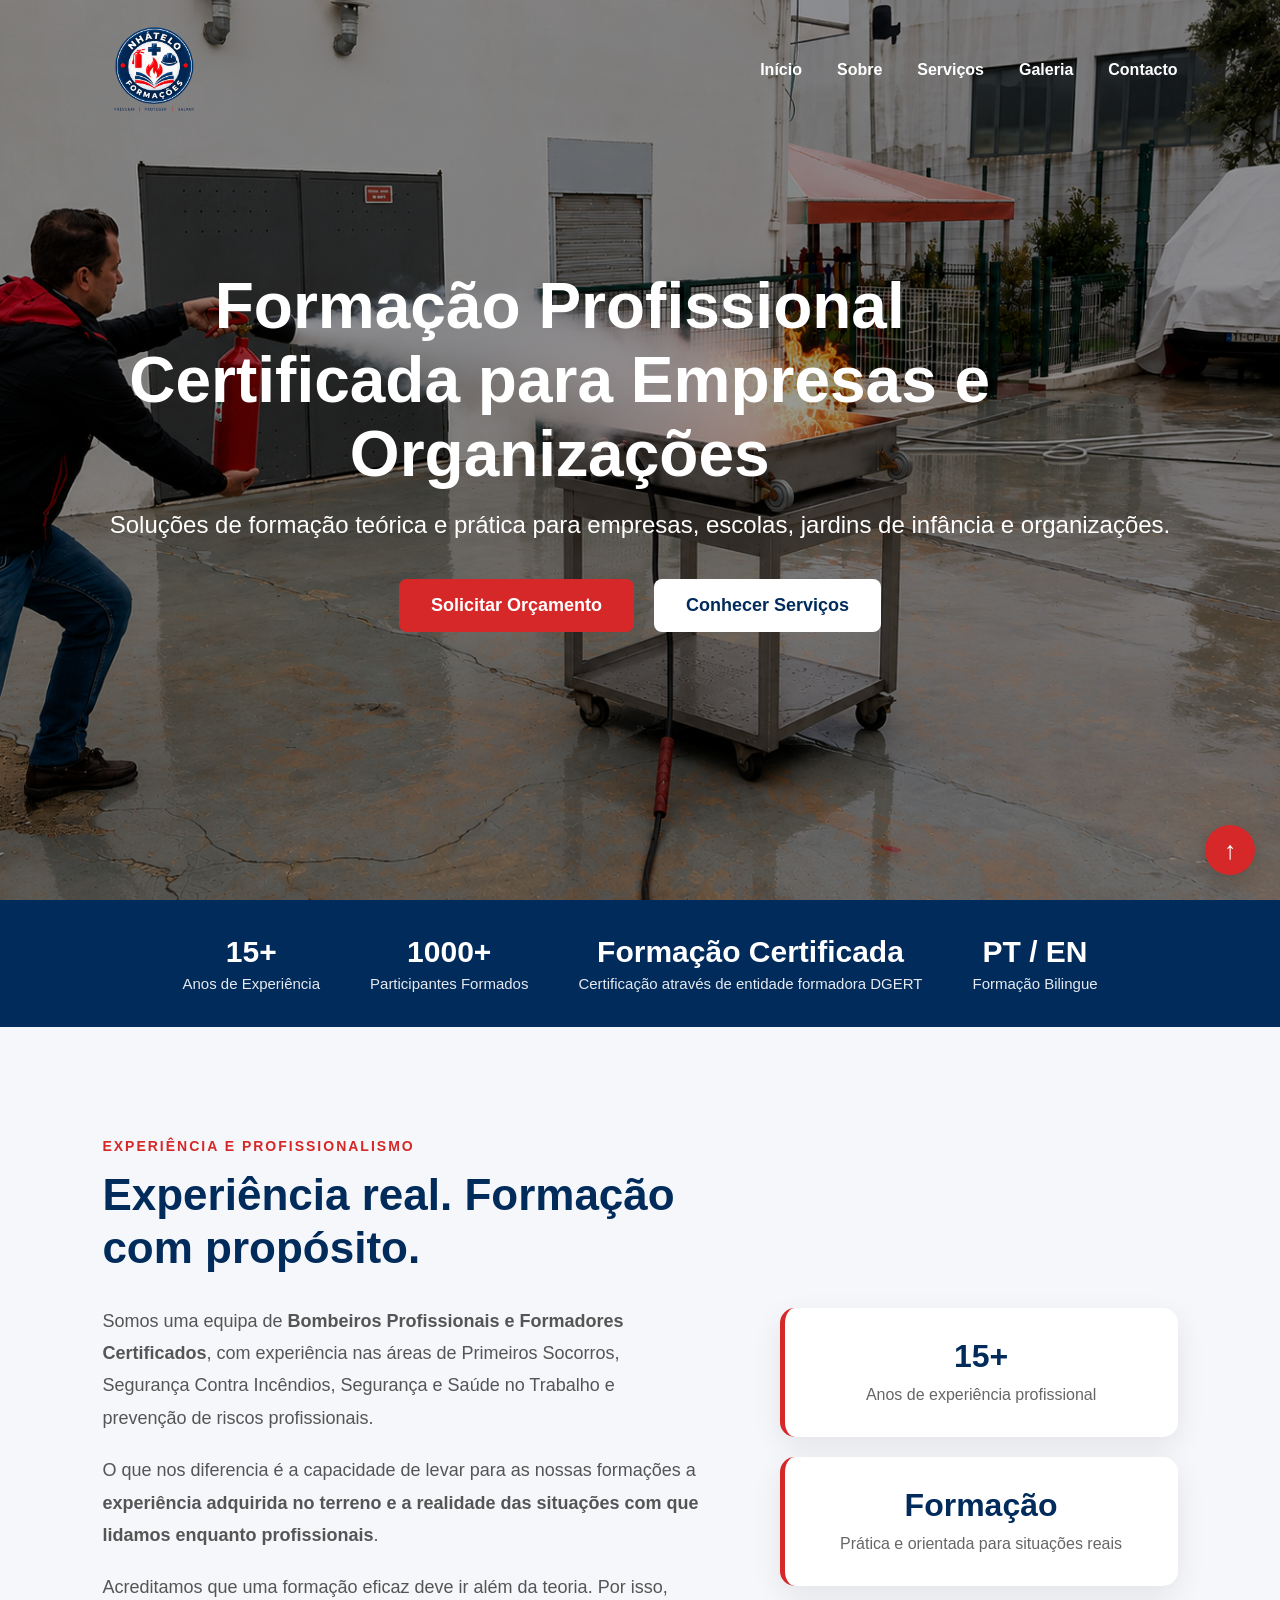
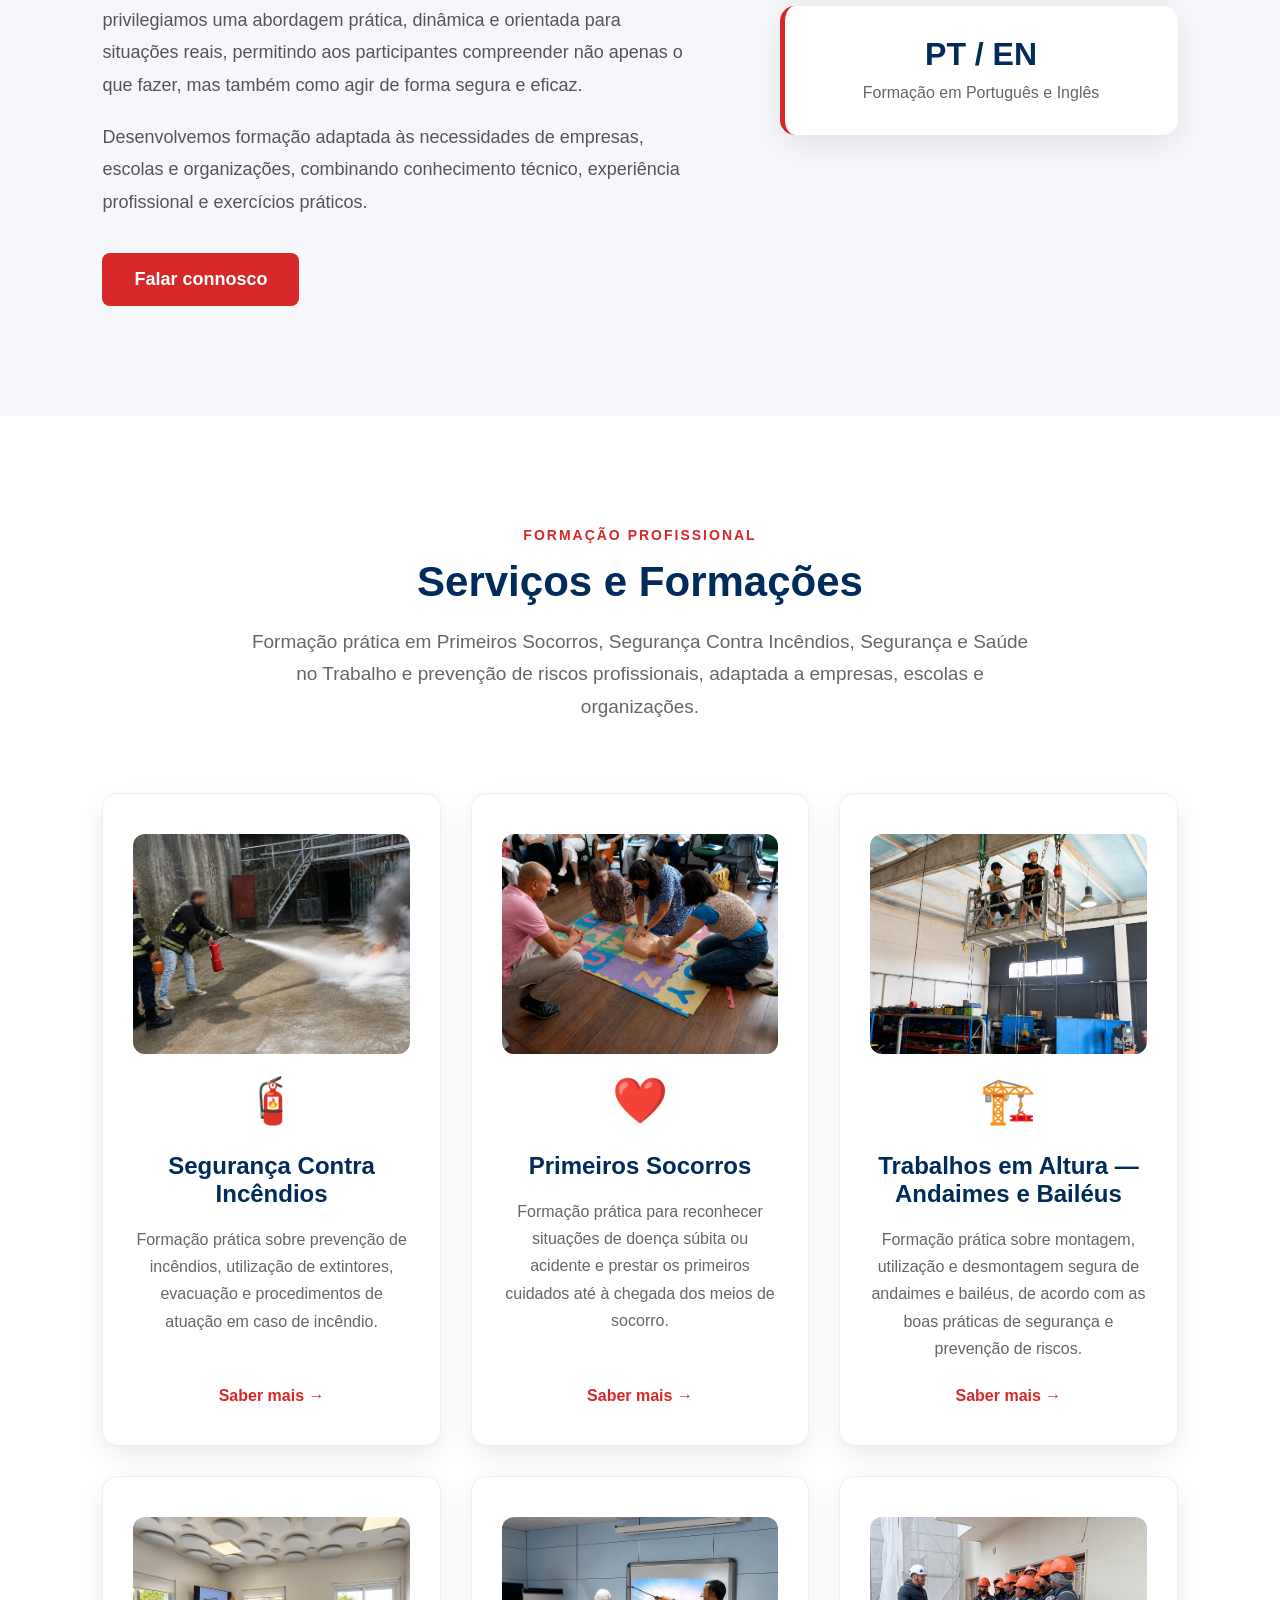
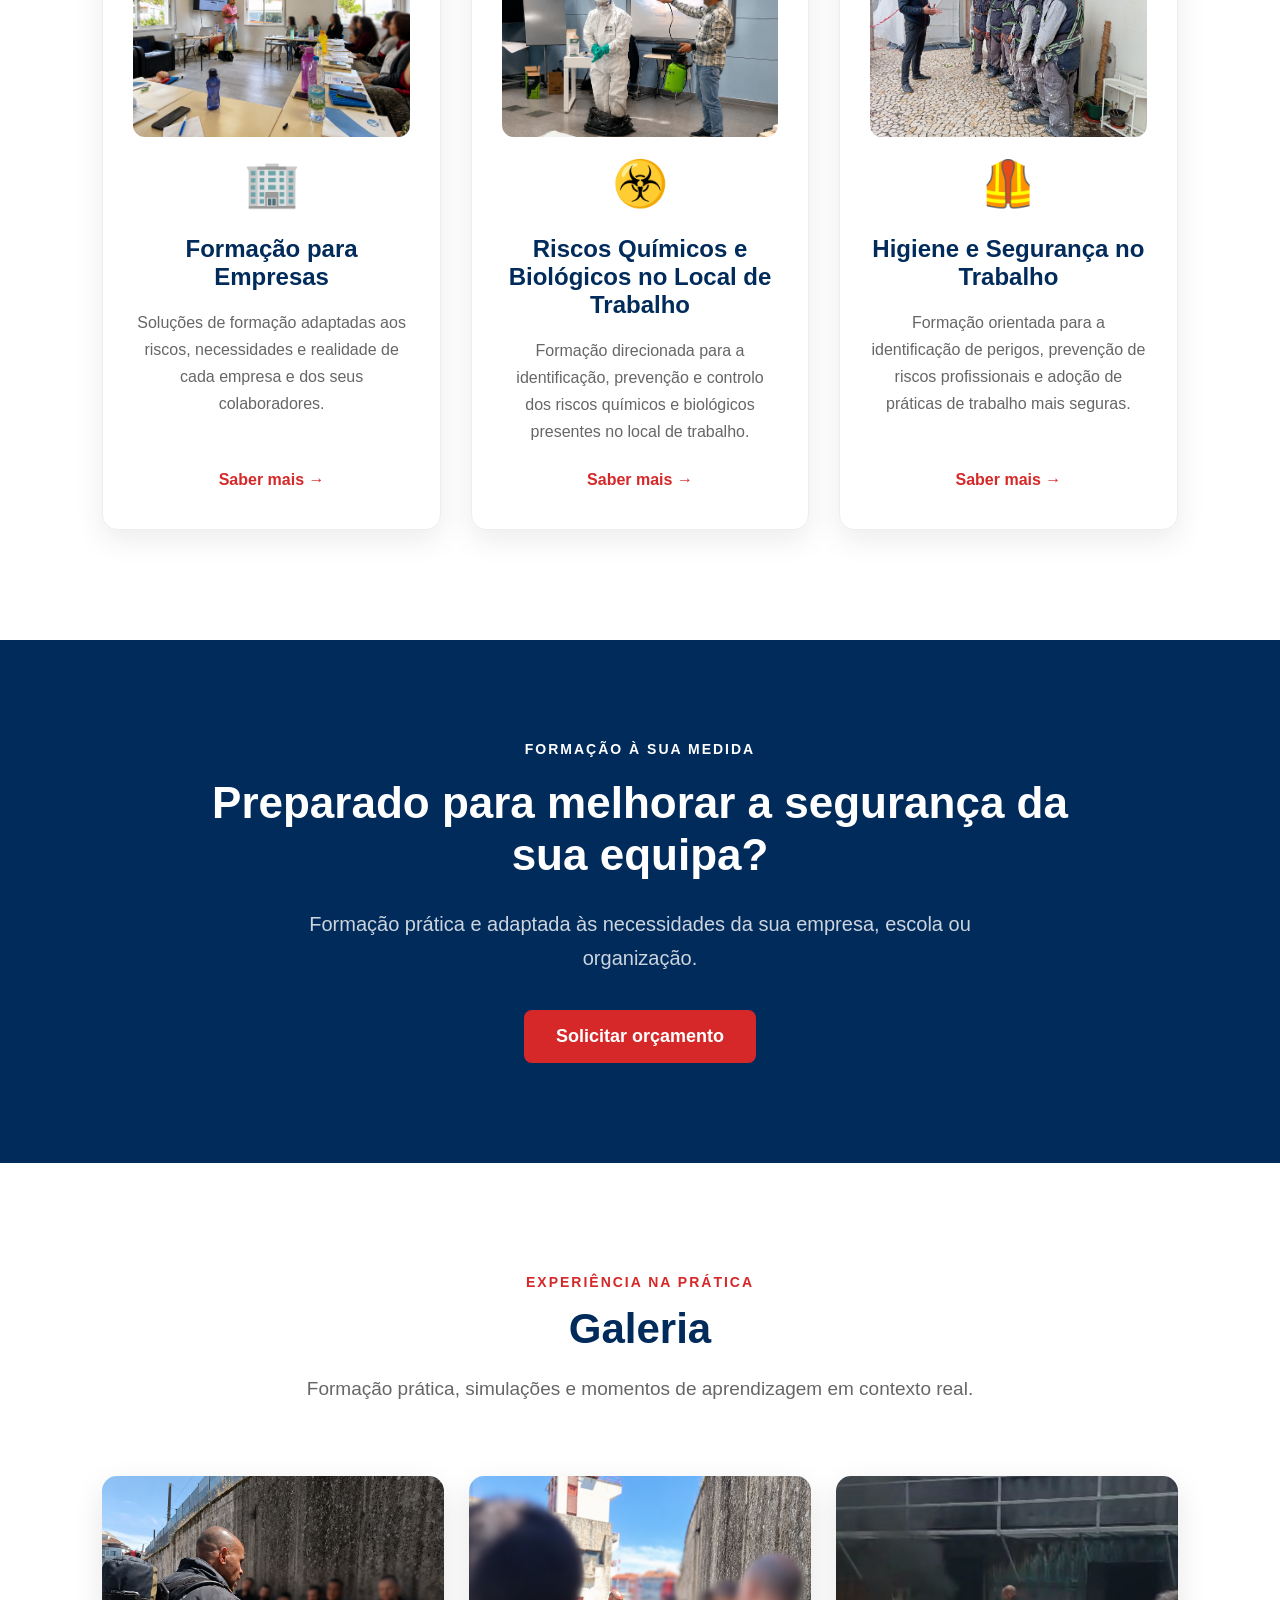
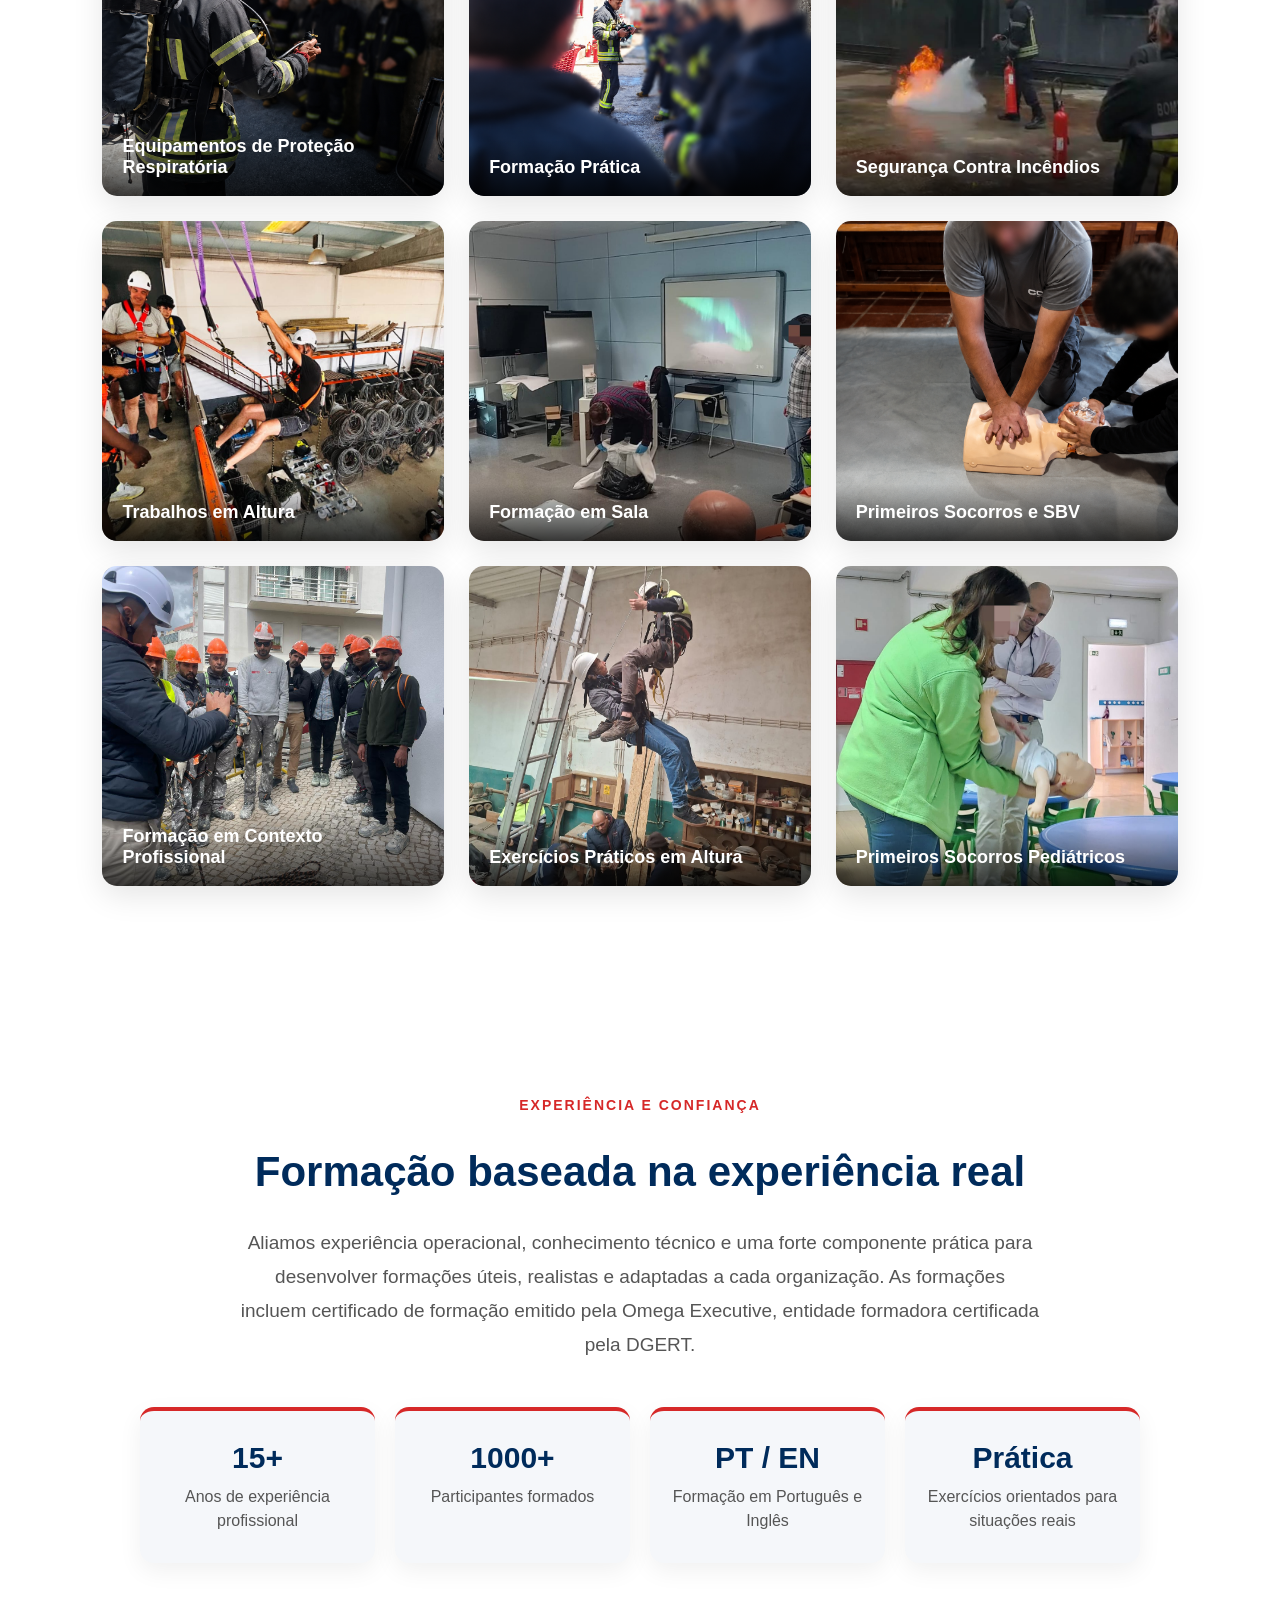
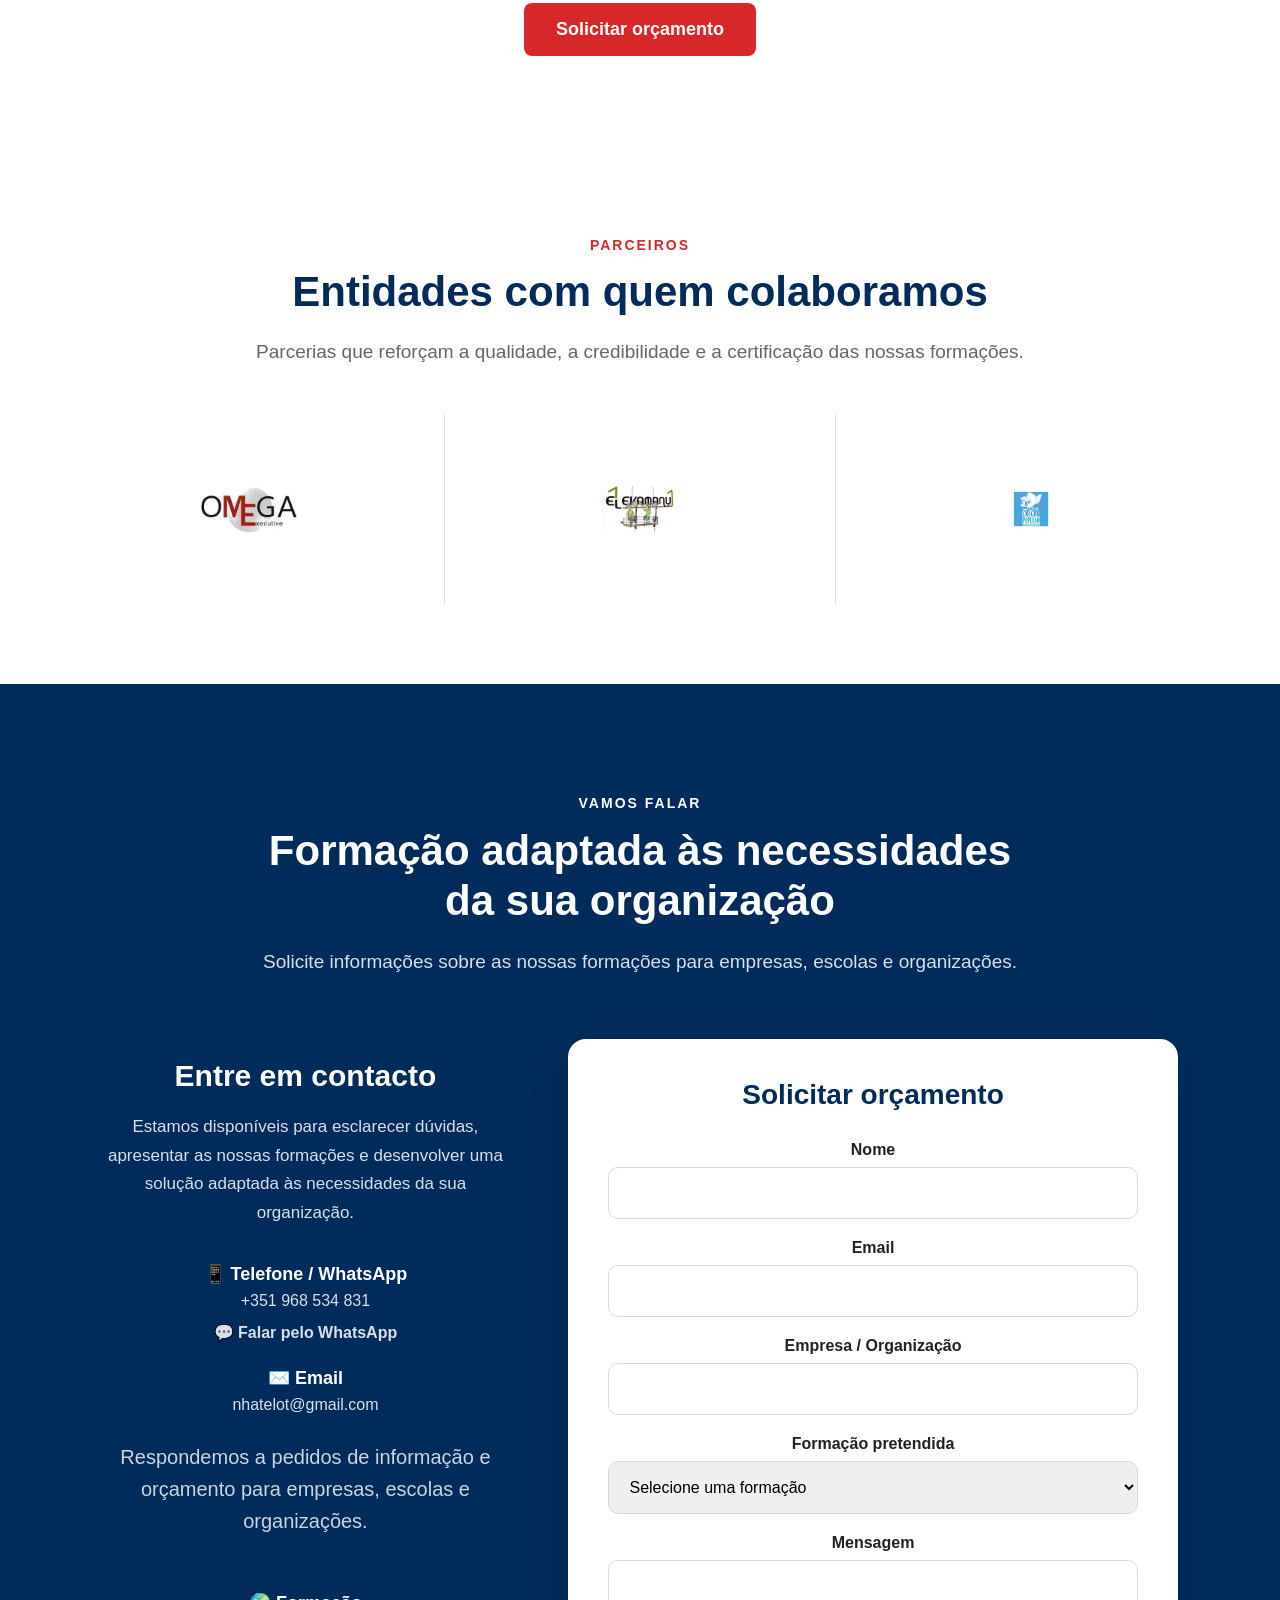
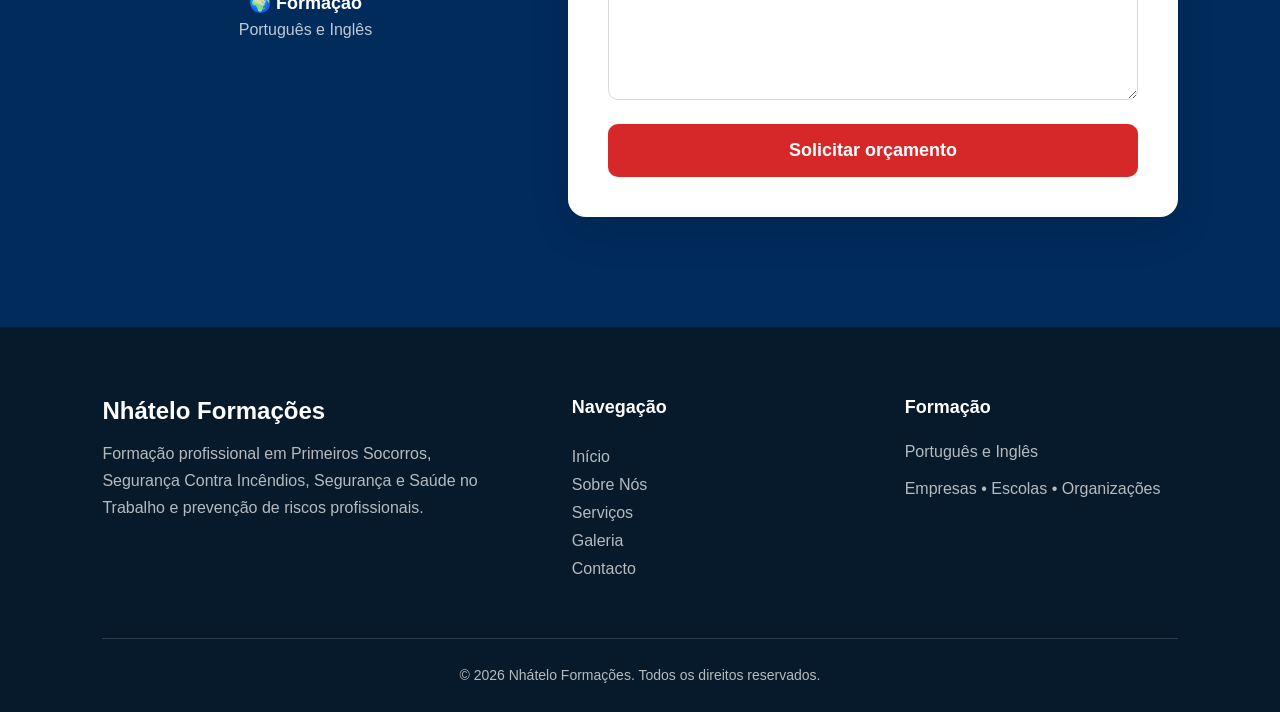
<file: index.html>
<!DOCTYPE html>
<html lang="pt-PT">



<head>

    <meta charset="UTF-8">

    <meta name="viewport" content="width=device-width, initial-scale=1.0">

    <title>Formação Profissional Certificada | Tomás Nhátelo</title>

    <meta
    name="description"
    content="Formação teórica e prática em segurança contra incêndios, primeiros socorros, SBV e segurança no trabalho para empresas, escolas e organizações em Portugal."
>
    

    <meta
        name="keywords"
        content="segurança contra incêndios, primeiros socorros, suporte básico de vida, formação, formação profissional, fire safety, first aid, Portugal"
    >

    <meta
        name="author"
        content="Tomás Nhátelo"
    >

    <meta
        name="robots"
        content="index, follow"
    >

    <link
        rel="stylesheet"
        href="css/style.css"
    >

</head>



<body>


<!-- MENU -->

<nav>

   <a href="#inicio" class="logo">
    <img src="images/logo-nhatelo.png" alt="Nhátelo Formações">
</a>

    <button class="menu-toggle" id="menu-toggle" aria-label="Abrir menu">
        ☰
    </button>

    <ul id="nav-menu">

        <li><a href="#inicio">Início</a></li>

        <li><a href="#sobre">Sobre</a></li>

        <li><a href="#servicos">Serviços</a></li>

        <li><a href="#galeria">Galeria</a></li>

        <li><a href="#contacto">Contacto</a></li>

    </ul>

</nav>




<!-- HERO -->


<header id="inicio" class="hero">


<div class="overlay">


<h1>
Formação Profissional Certificada para Empresas e Organizações
</h1>


<p>
Soluções de formação teórica e prática para empresas,
escolas, jardins de infância e organizações.
</p>


<div class="buttons">

<a href="#contacto" class="btn">
Solicitar Orçamento
</a>


<a href="#servicos" class="btn btn-secondary">
Conhecer Serviços
</a>


</div>


</div>


</header>


<section class="trust-bar">

    <div>

        <strong>
            15+
        </strong>

        <span>
            Anos de Experiência
        </span>

    </div>

    <div>

        <strong>
            1000+
        </strong>

        <span>
      Participantes Formados      
        </span>

    </div>

   <div>

    <strong>
        Formação Certificada
    </strong>

    <span>
        Certificação através de entidade formadora DGERT
    </span>

</div>

    <div>

        <strong>
            PT / EN
        </strong>

        <span>
            Formação Bilingue
        </span>

    </div>

</section>


<!-- =========================================
     SOBRE NÓS
========================================= -->

<section id="sobre" class="about">

    <div class="about-content">

        <div class="about-text">

            <span class="section-label">
                EXPERIÊNCIA E PROFISSIONALISMO
            </span>

            <h2>
                Experiência real.
                Formação com propósito.
            </h2>

            <p>
                Somos uma equipa de <strong>Bombeiros Profissionais e
                Formadores Certificados</strong>, com experiência nas áreas
                de Primeiros Socorros, Segurança Contra Incêndios,
                Segurança e Saúde no Trabalho e prevenção de riscos profissionais.
            </p>

            <p>
                O que nos diferencia é a capacidade de levar para as nossas
                formações a <strong>experiência adquirida no terreno e a realidade
                das situações com que lidamos enquanto profissionais</strong>.
            </p>

            <p>
                Acreditamos que uma formação eficaz deve ir além da teoria.
                Por isso, privilegiamos uma abordagem prática, dinâmica e
                orientada para situações reais, permitindo aos participantes
                compreender não apenas o que fazer, mas também como agir
                de forma segura e eficaz.
            </p>

            <p>
                Desenvolvemos formação adaptada às necessidades de empresas,
                escolas e organizações, combinando conhecimento técnico,
                experiência profissional e exercícios práticos.
            </p>

            <a href="#contacto" class="btn">
                Falar connosco
            </a>

        </div>


        <div class="about-highlights">

            <div class="highlight">

                <strong>
                    15+
                </strong>

                <span>
                    Anos de experiência profissional
                </span>

            </div>


            <div class="highlight">

                <strong>
                    Formação
                </strong>

                <span>
                    Prática e orientada para situações reais
                </span>

            </div>


            <div class="highlight">

                <strong>
                    PT / EN
                </strong>

                <span>
                    Formação em Português e Inglês
                </span>

            </div>

        </div>

    </div>

</section>



<!-- SERVIÇOS -->

<!-- =========================================
     SERVIÇOS / FORMAÇÕES
========================================= -->

<section id="servicos" class="services">

    <div class="section-header">

        <span class="section-label">
            FORMAÇÃO PROFISSIONAL
        </span>

        <h2>
            Serviços e Formações
        </h2>

        <p>
            Formação prática em Primeiros Socorros, Segurança Contra Incêndios,
            Segurança e Saúde no Trabalho e prevenção de riscos profissionais,
            adaptada a empresas, escolas e organizações.
        </p>

    </div>


    <div class="service-grid">


        <!-- SERVIÇO 1 -->

        <div class="service-card">

            <img
                src="images/seguranca-incendios.png"
                alt="Formação prática de Segurança Contra Incêndios"
                class="service-image"
            >

            <div class="service-icon">
                🧯
            </div>

            <h3>
                Segurança Contra Incêndios
            </h3>

            <p>
                Formação prática sobre prevenção de incêndios,
                utilização de extintores, evacuação e procedimentos
                de atuação em caso de incêndio.
            </p>

            <a href="seguranca-contra-incendios.html">
                Saber mais →
            </a>

        </div>


        <!-- SERVIÇO 2 -->

        <div class="service-card">

            <img
                src="images/primeiros-socorros.png"
                alt="Formação prática de Primeiros Socorros e Suporte Básico de Vida"
                class="service-image"
            >

            <div class="service-icon">
                ❤️
            </div>

            <h3>
                Primeiros Socorros
            </h3>

            <p>
                Formação prática para reconhecer situações de doença
                súbita ou acidente e prestar os primeiros cuidados
                até à chegada dos meios de socorro.
            </p>

            <a href="primeiros-socorros.html">
                Saber mais →
            </a>

        </div>


        <!-- SERVIÇO 3 -->

        <div class="service-card">

            <img
                src="images/andaimes-baileus.png"
                alt="Formação prática de Montagem e Desmontagem de Andaimes e Bailéus em Segurança"
                class="service-image"
            >

            <div class="service-icon">
                🏗️
            </div>

            
                <h3>
    Trabalhos em Altura — Andaimes e Bailéus
</h3>
            

            <p>
                Formação prática sobre montagem, utilização e desmontagem
                segura de andaimes e bailéus, de acordo com as boas
                práticas de segurança e prevenção de riscos.
            </p>

            <a href="andaimes-baileus.html">
                Saber mais →
            </a>

        </div>


        <!-- SERVIÇO 4 -->

        <div class="service-card">

            <img
                src="images/formacao-empresas.png"
                alt="Formação profissional para empresas"
                class="service-image"
            >

            <div class="service-icon">
                🏢
            </div>

            <h3>
                Formação para Empresas
            </h3>

            <p>
                Soluções de formação adaptadas aos riscos,
                necessidades e realidade de cada empresa
                e dos seus colaboradores.
            </p>

            <a href="formacao-empresas.html">
                Saber mais →
            </a>

        </div>


        <!-- SERVIÇO 5 -->

        <div class="service-card">

            <img
                src="images/riscos-quimicos-biologicos.png"
                alt="Formação sobre riscos químicos e biológicos no local de trabalho"
                class="service-image"
            >

            <div class="service-icon">
                ☣️
            </div>

            <h3>
                Riscos Químicos e Biológicos no Local de Trabalho
            </h3>

            <p>
                Formação direcionada para a identificação,
                prevenção e controlo dos riscos químicos e
                biológicos presentes no local de trabalho.
            </p>

            <a href="riscos-quimicos-biologicos.html">
                Saber mais →
            </a>

        </div>


        <!-- SERVIÇO 6 -->

        <div class="service-card">

            <img
                src="images/hst.jpeg"
                alt="Formação prática em Higiene e Segurança no Trabalho"
                class="service-image"
            >

            <div class="service-icon">
                🦺
            </div>

            <h3>
                Higiene e Segurança no Trabalho
            </h3>

            <p>
                Formação orientada para a identificação de perigos,
                prevenção de riscos profissionais e adoção de
                práticas de trabalho mais seguras.
            </p>

            <a href="higiene-seguranca-trabalho.html">
                Saber mais →
            </a>

        </div>


    </div>

</section>


<!-- =========================================
     CTA - PEDIDO DE ORÇAMENTO
========================================= -->

<section class="cta">

    <div class="cta-content">

        <span class="section-label">
            FORMAÇÃO À SUA MEDIDA
        </span>

        <h2>
            Preparado para melhorar a segurança
            da sua equipa?
        </h2>

        <p>
            Formação prática e adaptada às necessidades
            da sua empresa, escola ou organização.
        </p>

        <a href="#contacto" class="btn">
            Solicitar orçamento
        </a>

    </div>

</section>


<!-- =========================================
     GALERIA
========================================= -->

<section id="galeria" class="gallery">


    <div class="section-header">

        <span class="section-label">
            EXPERIÊNCIA NA PRÁTICA
        </span>

        <h2>
            Galeria
        </h2>

        <p>
            Formação prática, simulações e momentos de aprendizagem
            em contexto real.
        </p>

    </div>


    <div class="gallery-grid">

      


        <div class="gallery-item">

            <img
                src="images/formacao2.jpeg"
                alt="Formação prática de primeiros socorros"
            >

<div class="gallery-caption">
    Equipamentos de Proteção Respiratória
</div>
        </div>


       
<div class="gallery-item">
    <img src="images/formação4.png" alt="Formação prática em contexto profissional">
    <div class="gallery-caption">Formação Prática</div>
</div>

<div class="gallery-item">
    <img src="images/formacao-incendios.jpg" alt="Formação prática de segurança contra incêndios com utilização de extintores">
    <div class="gallery-caption">Segurança Contra Incêndios</div>
</div>

<div class="gallery-item">
    <img src="images/altura.jpg" alt="Formação prática em trabalhos em altura">
    <div class="gallery-caption">Trabalhos em Altura</div>
</div>

<div class="gallery-item">
    <img src="images/formação7.jpg" alt="Formação teórica e prática em sala">
    <div class="gallery-caption">Formação em Sala</div>
</div>

<div class="gallery-item">
    <img src="images/primeiros-socorros-sbv.jpg" alt="Formação prática de Primeiros Socorros e Suporte Básico de Vida">
    <div class="gallery-caption">Primeiros Socorros e SBV</div>
</div>

<div class="gallery-item">
    <img src="images/formação9.jpg" alt="Formação prática com equipa em contexto profissional">
    <div class="gallery-caption">Formação em Contexto Profissional</div>
</div>

<div class="gallery-item">
    <img src="images/formação10.jpg" alt="Exercícios práticos de trabalhos em altura">
    <div class="gallery-caption">Exercícios Práticos em Altura</div>
</div>

<div class="gallery-item">
    <img src="images/formação11.jpg" alt="Formação prática de primeiros socorros pediátricos">
    <div class="gallery-caption">Primeiros Socorros Pediátricos</div>
</div>
    </div>

</section>




<!-- =========================================
     PORQUÊ ESCOLHER-NOS
========================================= -->

<section class="trust">

    <div class="trust-content">

        <div class="trust-text">

            <span class="section-label">
                EXPERIÊNCIA E CONFIANÇA
            </span>

            <h2>
                Formação baseada na experiência real
            </h2>

        
             <p>
    Aliamos experiência operacional, conhecimento técnico
    e uma forte componente prática para desenvolver formações
    úteis, realistas e adaptadas a cada organização.
    As formações incluem certificado de formação emitido pela
    Omega Executive, entidade formadora certificada pela DGERT.
</p>

            <div class="trust-features">

                <div class="trust-feature">
                    <strong>15+</strong>
                    <span>Anos de experiência profissional</span>
                </div>

                <div class="trust-feature">
                    <strong>1000+</strong>
                    <span>Participantes formados</span>
                </div>

                <div class="trust-feature">
                    <strong>PT / EN</strong>
                    <span>Formação em Português e Inglês</span>
                </div>

                <div class="trust-feature">
                    <strong>Prática</strong>
                    <span>Exercícios orientados para situações reais</span>
                </div>

            </div>

            <a href="#contacto" class="btn">
                Solicitar orçamento
            </a>

        </div>

    </div>

</section>
<!-- =========================================
     PARCEIROS
========================================= -->

<section class="partners">

    <div class="section-header">

        <span class="section-label">
            PARCEIROS
        </span>

        <h2>
            Entidades com quem colaboramos
        </h2>

        <p>
            Parcerias que reforçam a qualidade,
            a credibilidade e a certificação das nossas formações.
        </p>

    </div>

    <div class="partners-grid">

        <div class="partner-item">
            <img
                src="images/omega-executive.png"
                alt="Omega Executive"
            >
        </div>

        <div class="partner-item">
            <img
                src="images/parceiro-2.png"
                alt="El Ekonomu"
            >
        </div>

        <div class="partner-item">
            <img
                src="images/creche-popular.png"
                alt="Creche Popular"
            >
        </div>

    </div>

</section>




<!-- =========================================
     CONTACTO
========================================= -->

<section id="contacto" class="contact">

    <div class="contact-header">

        <span class="section-label">
            VAMOS FALAR
        </span>

        <h2>
            Formação adaptada às necessidades da sua organização
        </h2>

        <p>
            Solicite informações sobre as nossas formações
            para empresas, escolas e organizações.
        </p>

    </div>


    <div class="contact-content">


        <!-- INFORMAÇÃO DE CONTACTO -->

        <div class="contact-info">

            <h3>
                Entre em contacto
            </h3>

            <p>
                Estamos disponíveis para esclarecer dúvidas,
                apresentar as nossas formações e desenvolver uma solução
                adaptada às necessidades da sua organização.
            </p>


 <div class="contact-item">

    <strong>
        📱 Telefone / WhatsApp
    </strong>

    <a href="tel:+351968534831" class="contact-phone">
        +351 968 534 831
    </a>

    <a href="https://wa.me/351968534831"
       class="contact-whatsapp"
       target="_blank"
       rel="noopener">
        💬 Falar pelo WhatsApp
    </a>

</div>


            <div class="contact-item">

                <strong>
                    ✉️ Email
                </strong>

                <a href="mailto:nhatelot@gmail.com" class="contact-email">
                    nhatelot@gmail.com
                </a>

                <p class="contact-note">
                    Respondemos a pedidos de informação e orçamento
                    para empresas, escolas e organizações.
                </p>

            </div>


            <div class="contact-item">

                <strong>
                    🌍 Formação
                </strong>

                <span>
                    Português e Inglês
                </span>

            </div>

        </div>


        <!-- FORMULÁRIO -->

        <div class="contact-form">

            <h3>
                Solicitar orçamento
            </h3>

            <form action="https://formspree.io/f/xkjwjkzb" method="POST">

                <label for="nome">Nome</label>

                <input
                    type="text"
                    id="nome"
                    name="nome"
                    required
                >

                <label for="email">Email</label>

                <input
                    type="email"
                    id="email"
                    name="email"
                    required
                >

                <label for="empresa">Empresa / Organização</label>

                <input
                    type="text"
                    id="empresa"
                    name="empresa"
                >
<label for="formacao">Formação pretendida</label>

<select id="formacao" name="formacao" required>
    <option value="">Selecione uma formação</option>
    <option value="Segurança Contra Incêndios">Segurança Contra Incêndios</option>
    <option value="Primeiros Socorros">Primeiros Socorros</option>
    <option value="Trabalhos em Altura — Andaimes e Bailéus">Trabalhos em Altura — Andaimes e Bailéus</option>
    <option value="Formação para Empresas">Formação para Empresas</option>
    <option value="Riscos Químicos e Biológicos">Riscos Químicos e Biológicos</option>
    <option value="Higiene e Segurança no Trabalho">Higiene e Segurança no Trabalho</option>
    <option value="Outra">Outra formação</option>
</select>
                <label for="mensagem">Mensagem</label>

                <textarea
                    id="mensagem"
                    name="mensagem"
                    required
                ></textarea>

                <button type="submit">
                    Solicitar orçamento
                </button>

            </form>

        </div>


    </div>

</section>
<!-- RODAPÉ -->



<!-- BOTÃO VOLTAR AO TOPO -->

<a href="#inicio" class="back-to-top">
    ↑
</a>


<footer class="footer">

    <div class="footer-content">

        <div class="footer-brand">

            
               <h3>
    Nhátelo Formações
</h3>
            

            <p>
                Formação profissional em Primeiros Socorros,
                Segurança Contra Incêndios, Segurança e Saúde
                no Trabalho e prevenção de riscos profissionais.
            </p>

        </div>


        <div class="footer-links">

            <h4>
                Navegação
            </h4>

            <a href="#inicio">Início</a>
            <a href="#sobre">Sobre Nós</a>
            <a href="#servicos">Serviços</a>
            <a href="#galeria">Galeria</a>
            <a href="#contacto">Contacto</a>

        </div>


        <div class="footer-contact">

            <h4>
                Formação
            </h4>

            <p>
                Português e Inglês
            </p>

            <p>
                Empresas • Escolas • Organizações
            </p>

        </div>

    </div>


    <div class="footer-bottom">

     <p>
    © 2026 Nhátelo Formações.
    Todos os direitos reservados.
</p>  

    </div>

</footer>

<script src="js/script.js"></script>
</body>

</html>
</file>
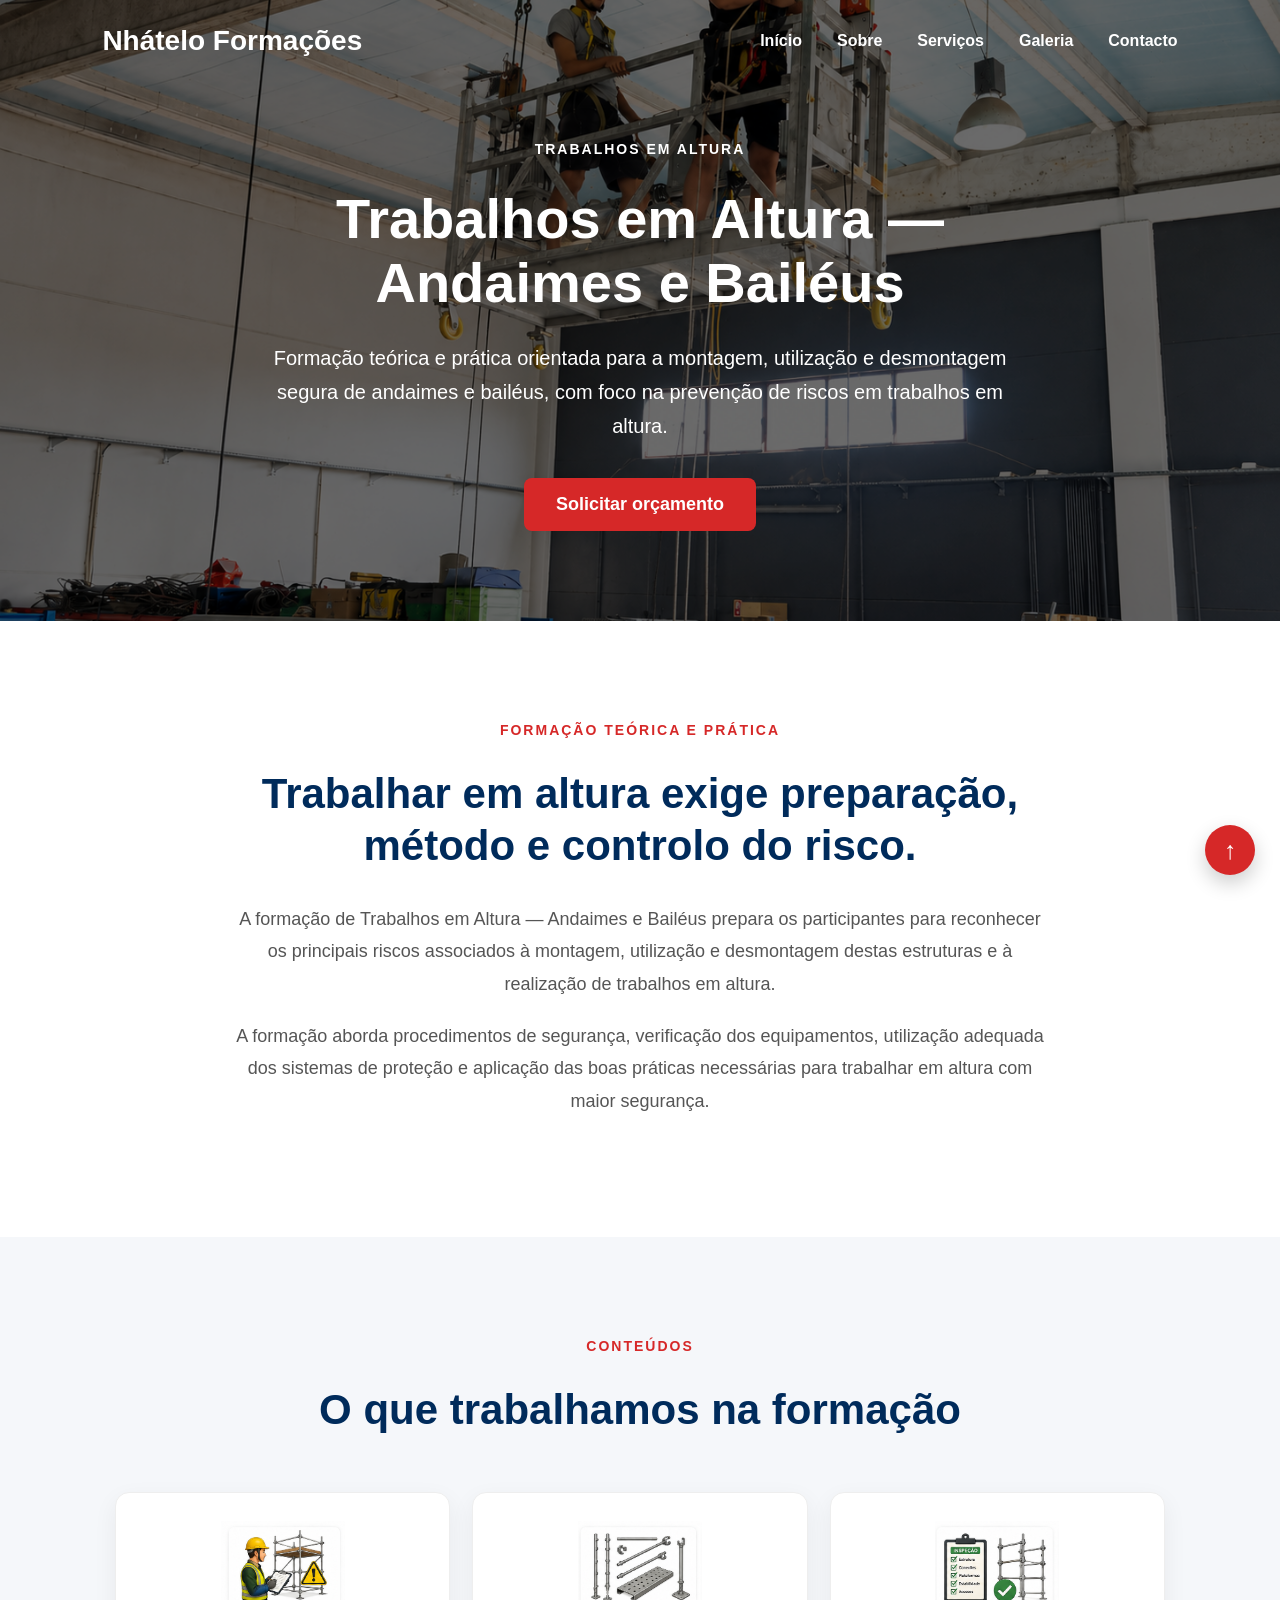
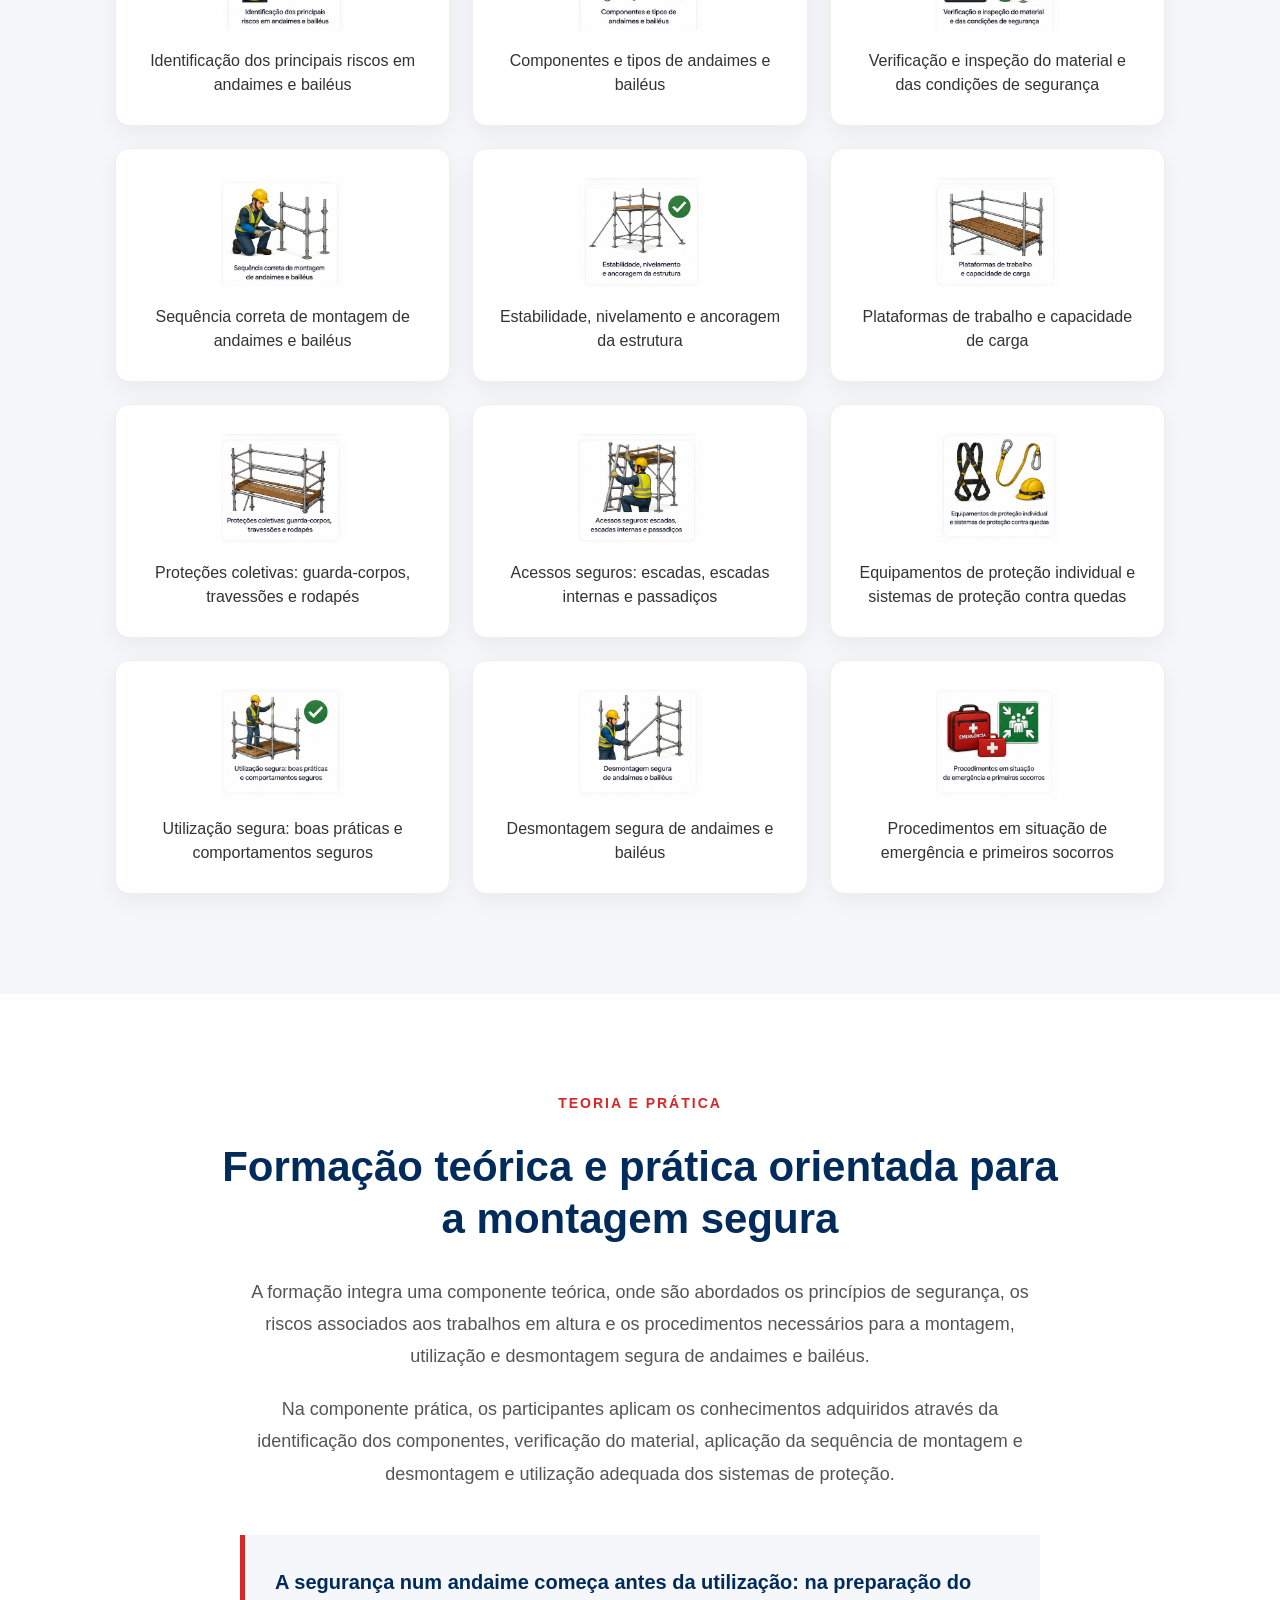
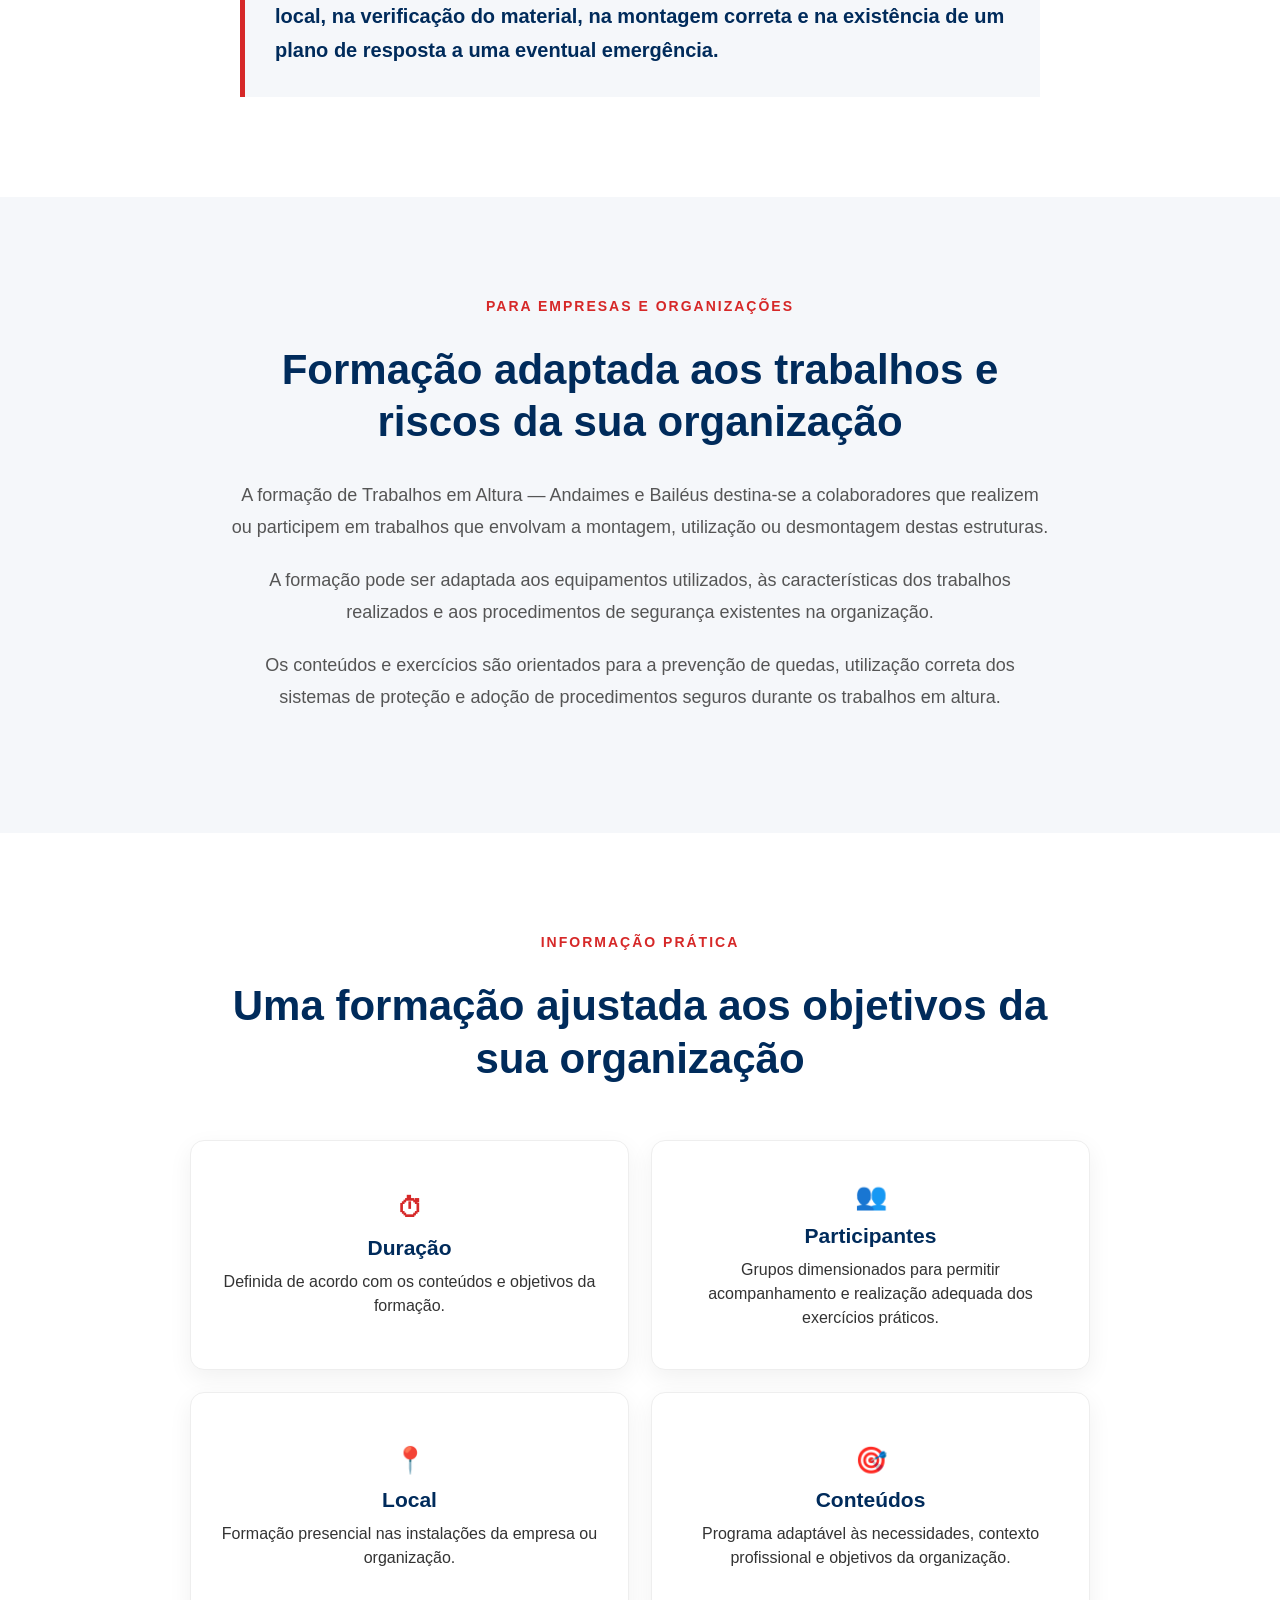
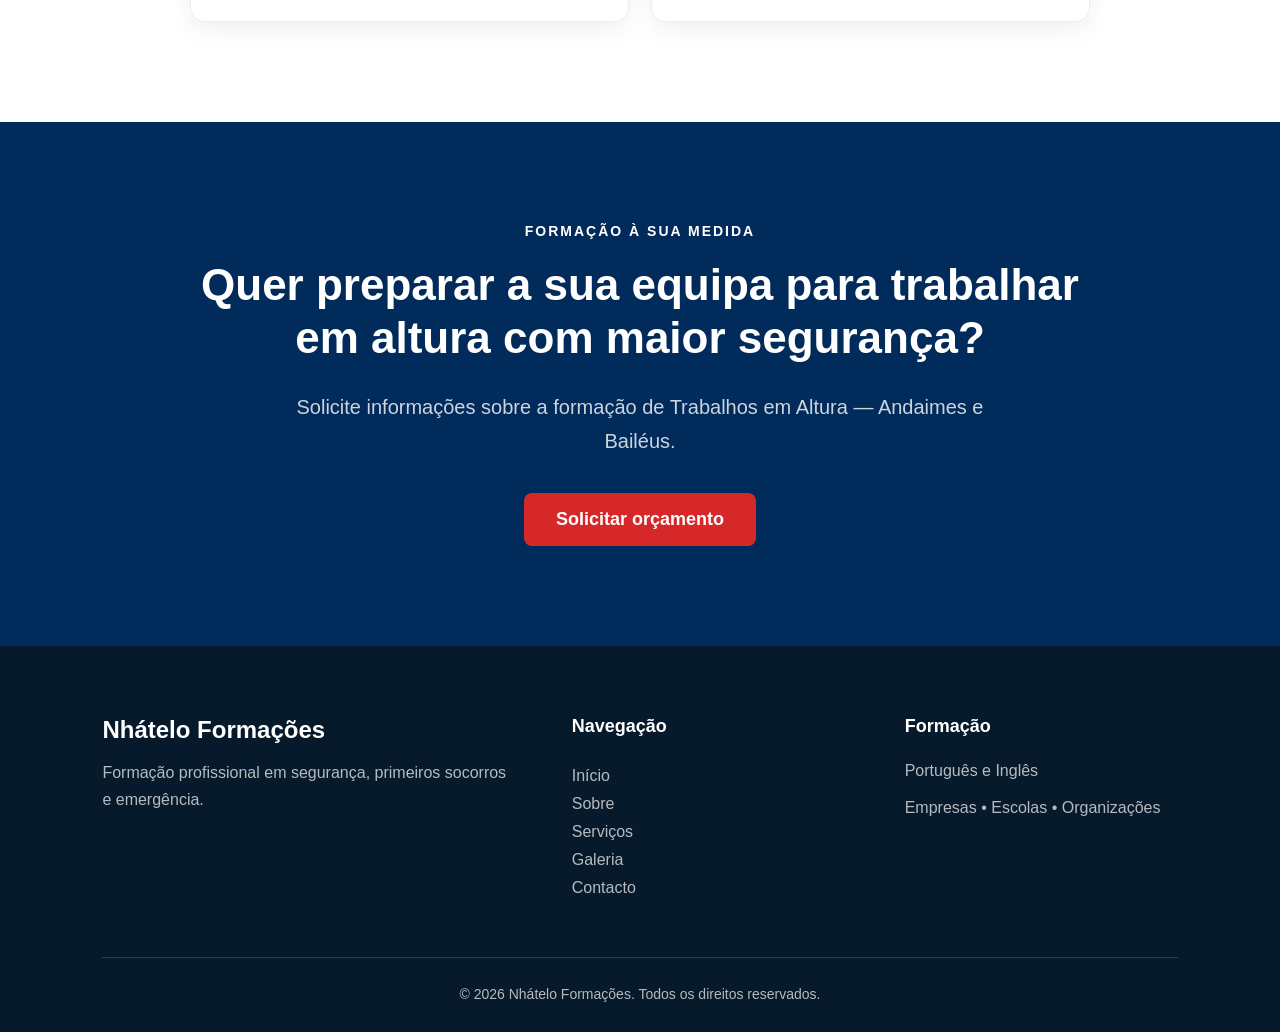
<file: andaimes-baileus.html>
<!DOCTYPE html>
<html lang="pt-PT">

<head>

    <meta charset="UTF-8">

    <meta name="viewport" content="width=device-width, initial-scale=1.0">

   <title>Trabalhos em Altura — Andaimes e Bailéus | Nhátelo Formações</title> 

<meta
    name="description"
    content="Formação teórica e prática de montagem, utilização e desmontagem de andaimes e bailéus para empresas e organizações, com foco na segurança e prevenção de riscos."
>

    <meta name="author" content="Tomás Nhátelo">

    <meta name="robots" content="index, follow">

    <link rel="stylesheet" href="css/style.css">

</head>


<body>


<!-- =========================================
     MENU
========================================= -->

<nav>

   <div class="logo">
    Nhátelo Formações
</div>

    <button
        class="menu-toggle"
        id="menu-toggle"
        aria-label="Abrir menu">
        ☰
    </button>

    <ul id="nav-menu">

        <li>
            <a href="index.html#inicio">Início</a>
        </li>

        <li>
            <a href="index.html#sobre">Sobre</a>
        </li>

        <li>
            <a href="index.html#servicos">Serviços</a>
        </li>

        <li>
            <a href="index.html#galeria">Galeria</a>
        </li>

        <li>
            <a href="index.html#contacto">Contacto</a>
        </li>

    </ul>

</nav>


<!-- =========================================
     HERO ANDAIMES E BAILÉUS
========================================= -->

<header class="training-page-hero">

    <img
        src="images/andaimes-baileus.png"
        alt="Formação teórica e prática de montagem de andaimes e bailéus"
    >

    <div class="training-page-hero-overlay">

       <span class="section-label">
    TRABALHOS EM ALTURA
</span>

<h1>
    Trabalhos em Altura — Andaimes e Bailéus
</h1>

        <p>
            Formação teórica e prática orientada para a montagem,
            utilização e desmontagem segura de andaimes e bailéus,
            com foco na prevenção de riscos em trabalhos em altura.
        </p>

        <a href="index.html#contacto" class="btn">
            Solicitar orçamento
        </a>

    </div>

</header>


<!-- =========================================
     INTRODUÇÃO
========================================= -->

<main>

<section class="training-page-section">

    <div class="training-page-content">

        <span class="section-label">
            FORMAÇÃO TEÓRICA E PRÁTICA
        </span>

        <h2>
            Trabalhar em altura exige preparação,
            método e controlo do risco.
        </h2>

       <p>
    A formação de Trabalhos em Altura — Andaimes e Bailéus
    prepara os participantes para reconhecer os principais riscos
    associados à montagem, utilização e desmontagem destas estruturas
    e à realização de trabalhos em altura.
</p>

        <p>
            A formação aborda procedimentos de segurança, verificação
            dos equipamentos, utilização adequada dos sistemas de proteção
            e aplicação das boas práticas necessárias para trabalhar
            em altura com maior segurança.
        </p>

    </div>

</section>


<!-- =========================================
     CONTEÚDOS
========================================= -->

<section class="training-page-section training-page-light">

    <div class="training-page-content">

        <span class="section-label">
            CONTEÚDOS
        </span>

        <h2>
            O que trabalhamos na formação
        </h2>

        <div class="training-content-grid">

            <div class="training-content-item">
                <img
                    src="images/andaimes-baileus-01-riscos.png"
                    alt="Identificação dos principais riscos em andaimes e bailéus"
                    class="training-card-image"
                >
                <span>Identificação dos principais riscos em andaimes e bailéus</span>
            </div>

            <div class="training-content-item">
                <img
                    src="images/andaimes-baileus-02-componentes.png"
                    alt="Componentes e tipos de andaimes e bailéus"
                    class="training-card-image"
                >
                <span>Componentes e tipos de andaimes e bailéus</span>
            </div>

            <div class="training-content-item">
                <img
                    src="images/andaimes-baileus-03-inspecao-material.png"
                    alt="Verificação e inspeção do material e das condições de segurança"
                    class="training-card-image"
                >
                <span>Verificação e inspeção do material e das condições de segurança</span>
            </div>

            <div class="training-content-item">
                <img
                    src="images/andaimes-baileus-04-montagem.png"
                    alt="Sequência correta de montagem de andaimes e bailéus"
                    class="training-card-image"
                >
                <span>Sequência correta de montagem de andaimes e bailéus</span>
            </div>

            <div class="training-content-item">
                <img
                    src="images/andaimes-baileus-05-estabilidade-ancoragem.png"
                    alt="Estabilidade nivelamento e ancoragem da estrutura"
                    class="training-card-image"
                >
                <span>Estabilidade, nivelamento e ancoragem da estrutura</span>
            </div>

            <div class="training-content-item">
                <img
                    src="images/andaimes-baileus-06-plataformas-carga.png"
                    alt="Plataformas de trabalho e capacidade de carga"
                    class="training-card-image"
                >
                <span>Plataformas de trabalho e capacidade de carga</span>
            </div>

            <div class="training-content-item">
                <img
                    src="images/andaimes-baileus-07-protecoes-coletivas.png"
                    alt="Proteções coletivas guarda-corpos travessões e rodapés"
                    class="training-card-image"
                >
                <span>Proteções coletivas: guarda-corpos, travessões e rodapés</span>
            </div>

            <div class="training-content-item">
                <img
                    src="images/andaimes-baileus-08-acessos-seguros.png"
                    alt="Acessos seguros escadas internas e passadiços"
                    class="training-card-image"
                >
                <span>Acessos seguros: escadas, escadas internas e passadiços</span>
            </div>

            <div class="training-content-item">
                <img
                    src="images/andaimes-baileus-09-epi-antiqueda.png"
                    alt="Equipamentos de proteção individual e sistemas de proteção contra quedas"
                    class="training-card-image"
                >
                <span>Equipamentos de proteção individual e sistemas de proteção contra quedas</span>
            </div>

            <div class="training-content-item">
                <img
                    src="images/andaimes-baileus-10-utilizacao-segura.png"
                    alt="Utilização segura boas práticas e comportamentos seguros"
                    class="training-card-image"
                >
                <span>Utilização segura: boas práticas e comportamentos seguros</span>
            </div>

            <div class="training-content-item">
                <img
                    src="images/andaimes-baileus-11-desmontagem.png"
                    alt="Desmontagem segura de andaimes e bailéus"
                    class="training-card-image"
                >
                <span>Desmontagem segura de andaimes e bailéus</span>
            </div>

            <div class="training-content-item">
                <img
                    src="images/andaimes-baileus-12-emergencia-primeiros-socorros.png"
                    alt="Procedimentos em situação de emergência e primeiros socorros"
                    class="training-card-image"
                >
                <span>Procedimentos em situação de emergência e primeiros socorros</span>
            </div>

        </div>

    </div>

</section>


<!-- =========================================
     METODOLOGIA
========================================= -->

<section class="training-page-section">

    <div class="training-page-content">

        <span class="section-label">
            TEORIA E PRÁTICA
        </span>

        <h2>
            Formação teórica e prática orientada para a montagem segura
        </h2>

        <p>
            A formação integra uma componente teórica, onde são abordados
            os princípios de segurança, os riscos associados aos trabalhos
            em altura e os procedimentos necessários para a montagem,
            utilização e desmontagem segura de andaimes e bailéus.
        </p>

        <p>
            Na componente prática, os participantes aplicam os conhecimentos
            adquiridos através da identificação dos componentes, verificação
            do material, aplicação da sequência de montagem e desmontagem
            e utilização adequada dos sistemas de proteção.
        </p>

        <div class="training-highlight">

            A segurança num andaime começa antes da utilização:
            na preparação do local, na verificação do material,
            na montagem correta e na existência de um plano
            de resposta a uma eventual emergência.

        </div>

    </div>

</section>


<!-- =========================================
     PARA EMPRESAS E ORGANIZAÇÕES
========================================= -->

<section class="training-page-section training-page-light">

    <div class="training-page-content">

        <span class="section-label">
            PARA EMPRESAS E ORGANIZAÇÕES
        </span>

        <h2>
            Formação adaptada aos trabalhos e riscos da sua organização
        </h2>

        <p>
    A formação de Trabalhos em Altura — Andaimes e Bailéus
    destina-se a colaboradores que realizem ou participem em trabalhos
    que envolvam a montagem, utilização ou desmontagem destas estruturas.
</p>

        <p>
            A formação pode ser adaptada aos equipamentos utilizados,
            às características dos trabalhos realizados e aos procedimentos
            de segurança existentes na organização.
        </p>

        <p>
            Os conteúdos e exercícios são orientados para a prevenção
            de quedas, utilização correta dos sistemas de proteção
            e adoção de procedimentos seguros durante os trabalhos em altura.
        </p>

    </div>

</section>



<!-- =========================================
     INFORMAÇÃO PRÁTICA
========================================= -->

<section class="training-page-section">

    <div class="training-page-content">

        <span class="section-label">
            INFORMAÇÃO PRÁTICA
        </span>

        <h2>
            Uma formação ajustada aos objetivos da sua organização
        </h2>

        <div class="training-content-grid practical-info-grid">

            <div class="training-content-item">
                <strong>⏱</strong>
                <h3>Duração</h3>
                <span>
                    Definida de acordo com os conteúdos
                    e objetivos da formação.
                </span>
            </div>

            <div class="training-content-item">
                <strong>👥</strong>
                <h3>Participantes</h3>
                <span>
                    Grupos dimensionados para permitir acompanhamento
                    e realização adequada dos exercícios práticos.
                </span>
            </div>

            <div class="training-content-item">
                <strong>📍</strong>
                <h3>Local</h3>
                <span>
                    Formação presencial nas instalações
                    da empresa ou organização.
                </span>
            </div>

            <div class="training-content-item">
                <strong>🎯</strong>
                <h3>Conteúdos</h3>
                <span>
                    Programa adaptável às necessidades,
                    contexto profissional e objetivos
                    da organização.
                </span>
            </div>

        </div>

    </div>

</section>

<!-- =========================================
     CTA
========================================= -->

<section class="cta" id="pedido-orcamento">

    <div class="cta-content">

        <span class="section-label">
            FORMAÇÃO À SUA MEDIDA
        </span>

        <h2>
            Quer preparar a sua equipa
            para trabalhar em altura com maior segurança?
        </h2>

       <p>
    Solicite informações sobre a formação de
    Trabalhos em Altura — Andaimes e Bailéus.
</p>

        <a href="index.html#contacto" class="btn">
            Solicitar orçamento
        </a>

    </div>

</section>

</main>


<!-- =========================================
     RODAPÉ
========================================= -->

<footer class="footer">

    <div class="footer-content">

        <div class="footer-brand">

           <h3>
    Nhátelo Formações
</h3>

            <p>
                Formação profissional em segurança,
                primeiros socorros e emergência.
            </p>

        </div>

        <div class="footer-links">

            <h4>
                Navegação
            </h4>

            <a href="index.html">Início</a>
            <a href="index.html#sobre">Sobre</a>
            <a href="index.html#servicos">Serviços</a>
            <a href="index.html#galeria">Galeria</a>
            <a href="index.html#contacto">Contacto</a>

        </div>

        <div class="footer-contact">

            <h4>
                Formação
            </h4>

            <p>
                Português e Inglês
            </p>

            <p>
                Empresas • Escolas • Organizações
            </p>

        </div>

    </div>

    <div class="footer-bottom">

        <p>
    © 2026 Nhátelo Formações.
    Todos os direitos reservados.
</p>

    </div>

</footer>
<!-- BOTÃO VOLTAR AO TOPO -->

<a href="#" class="back-to-top" aria-label="Voltar ao topo">
    ↑
</a>

<script src="js/script.js"></script>

</body>

</html>
</file>
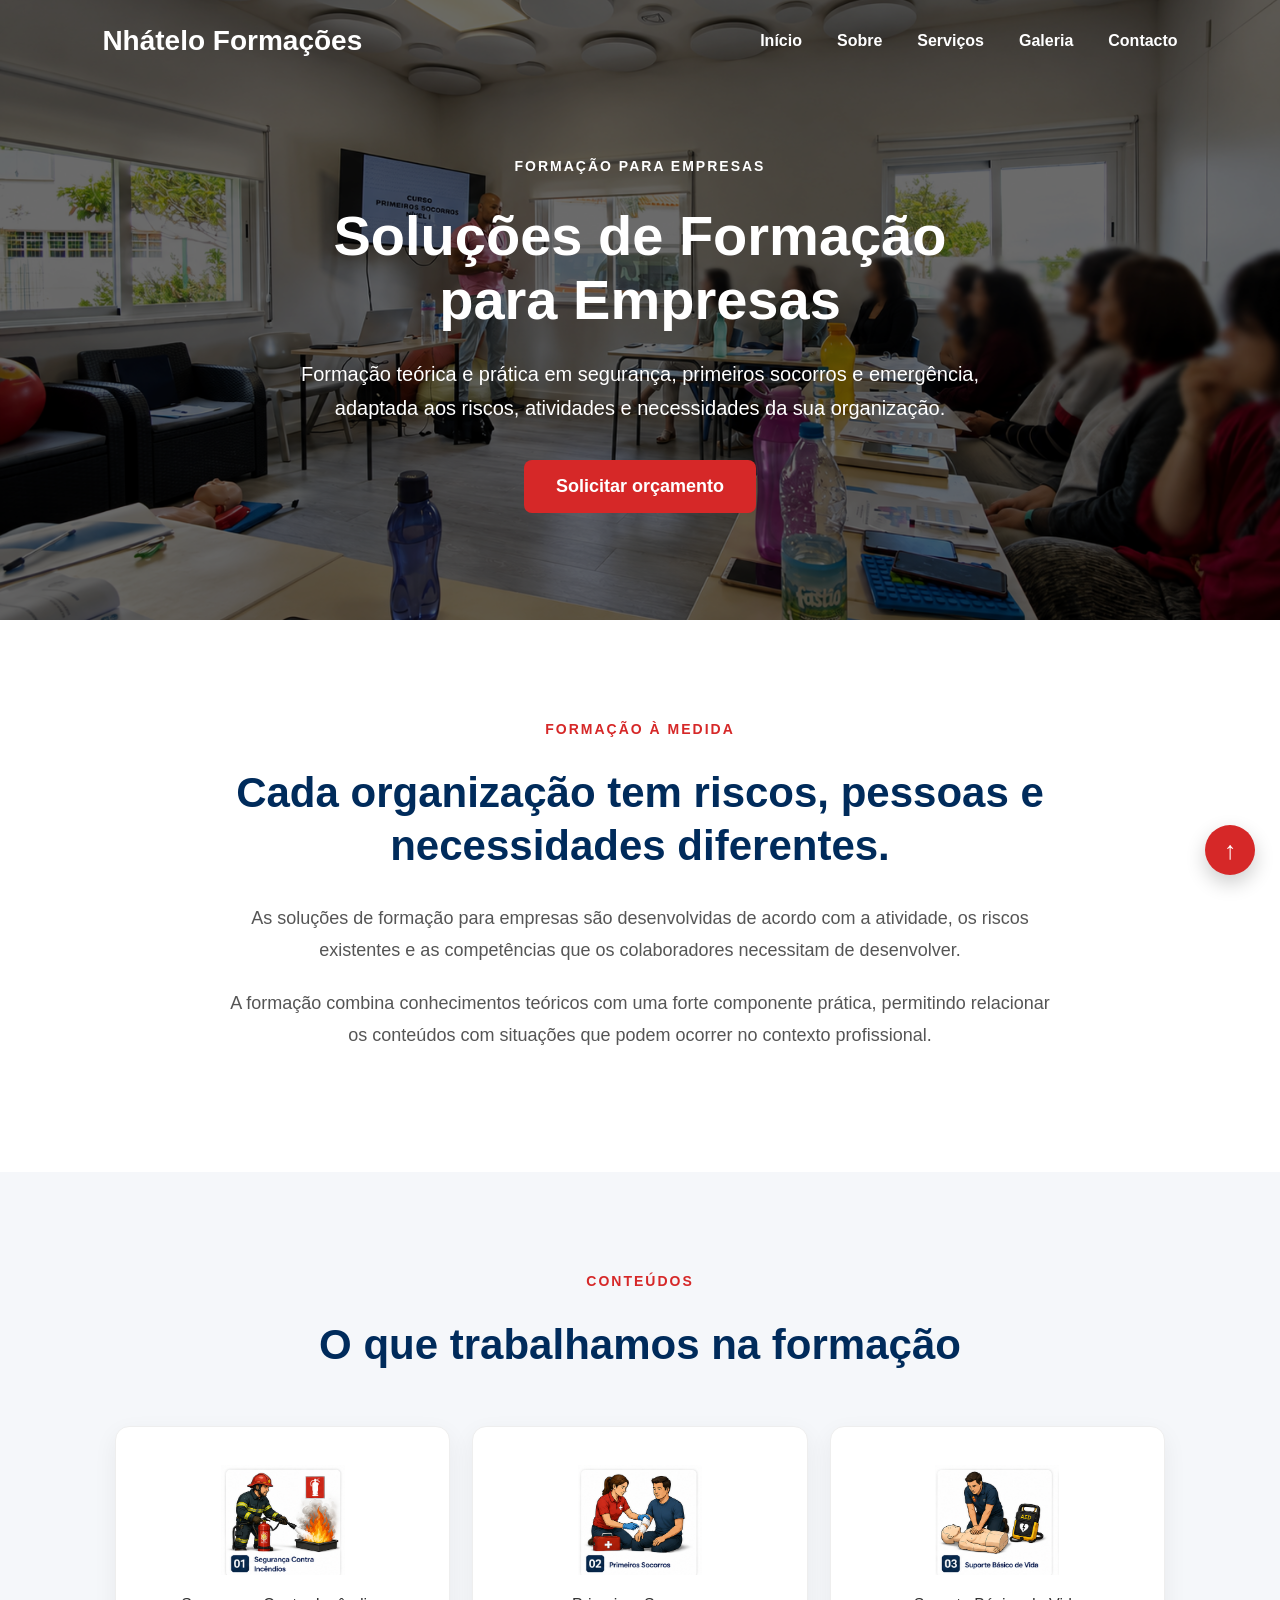
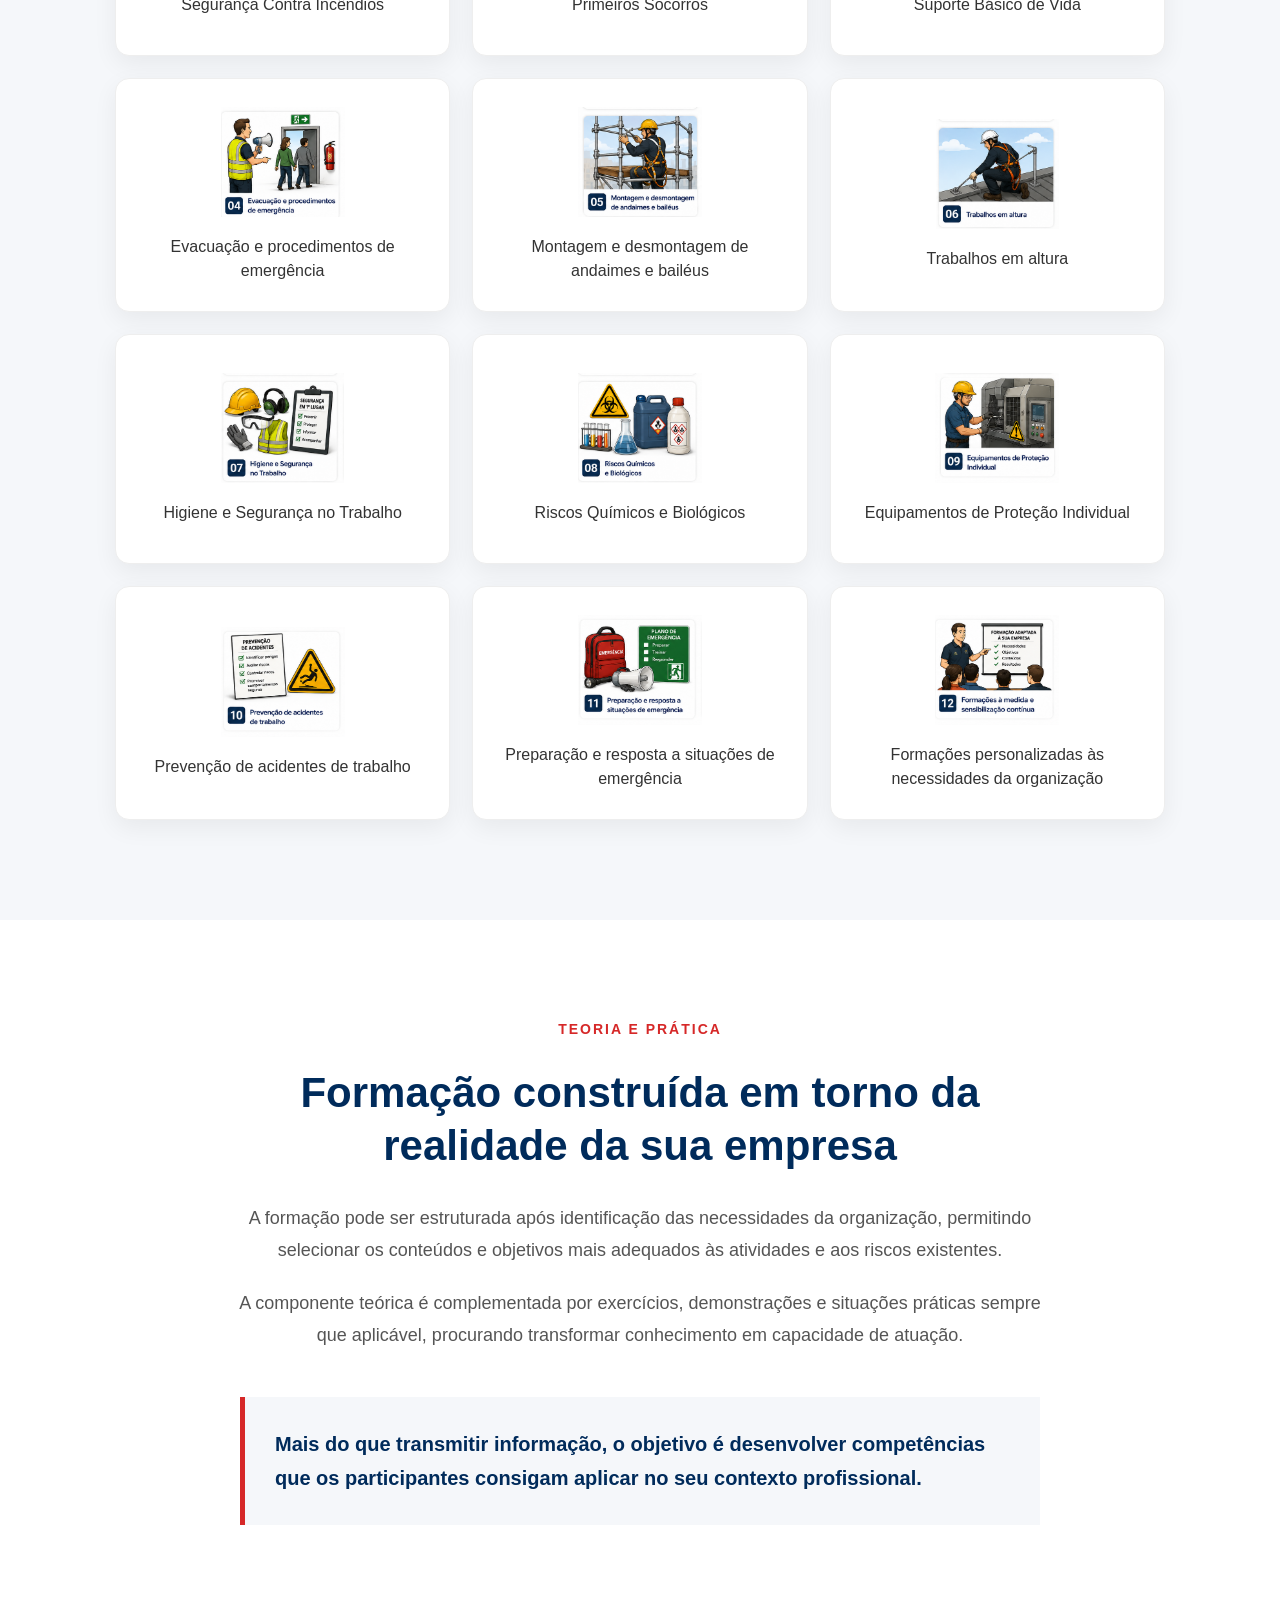
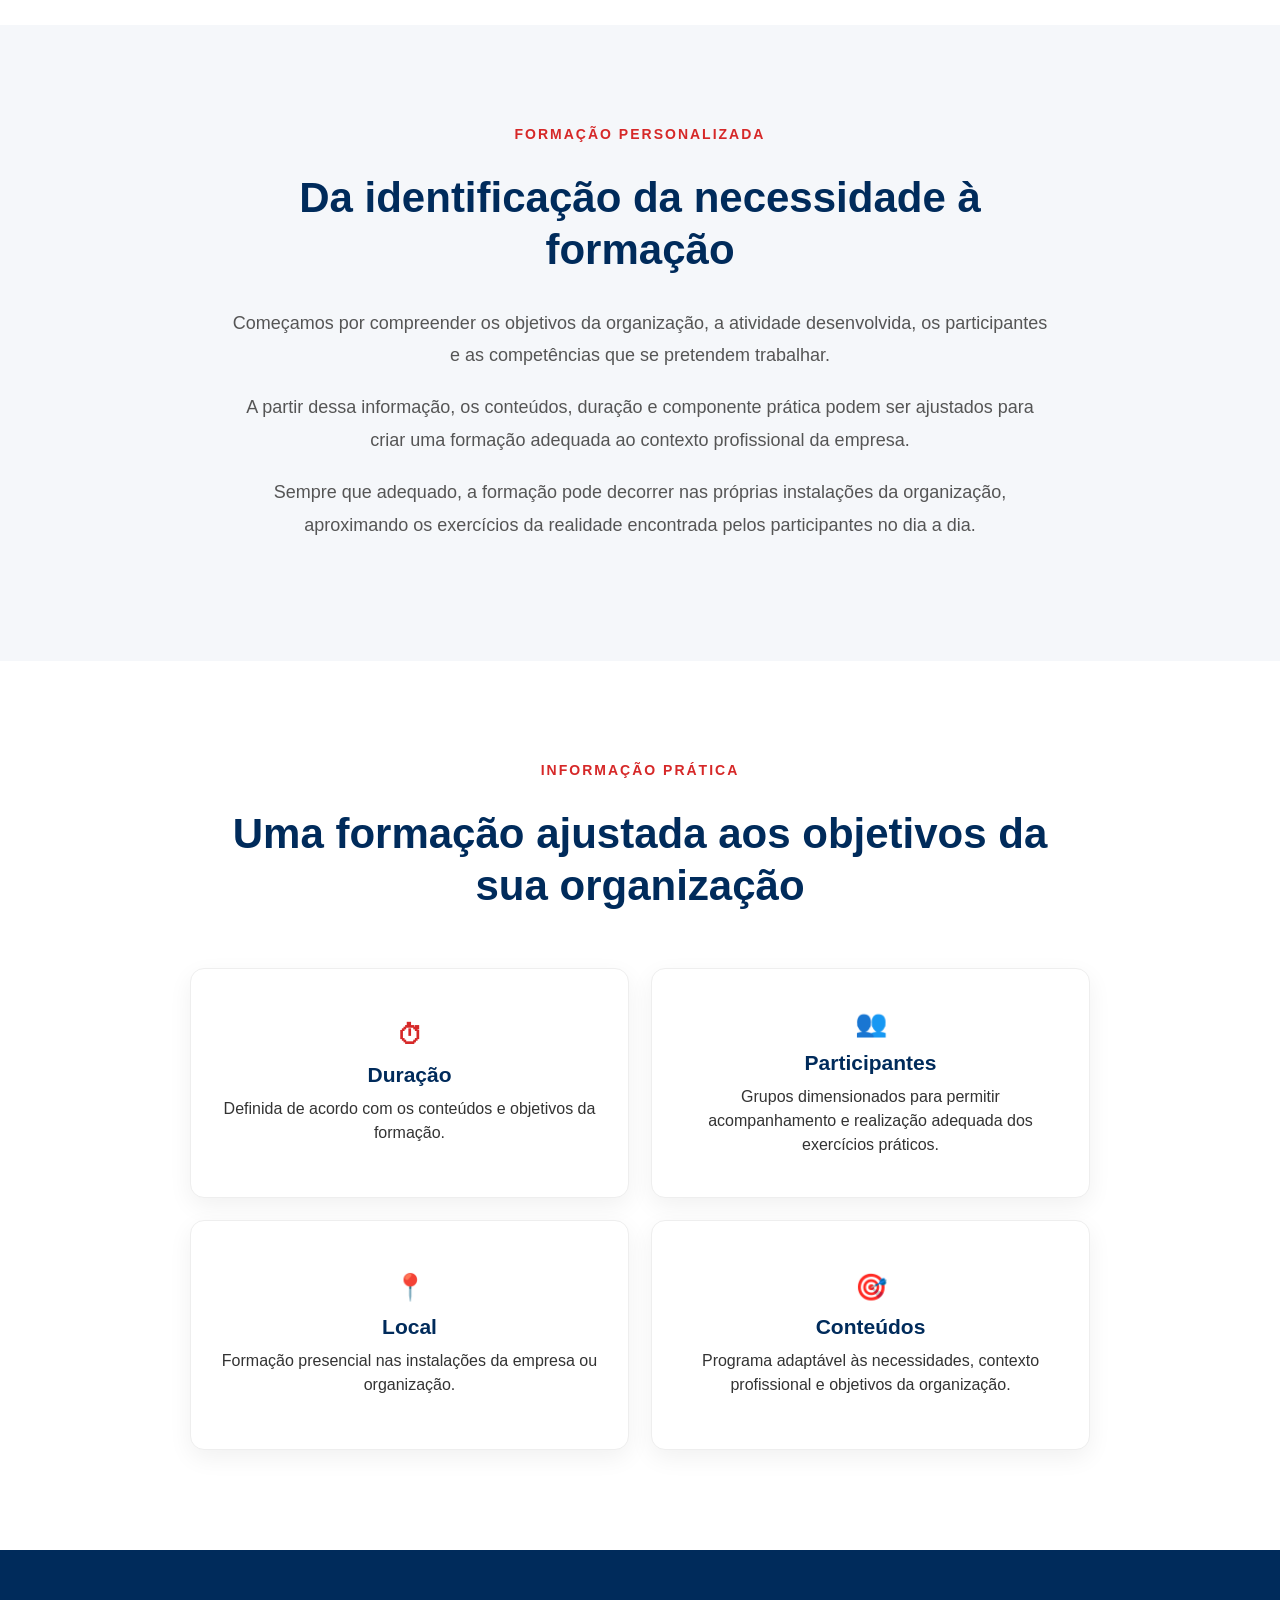
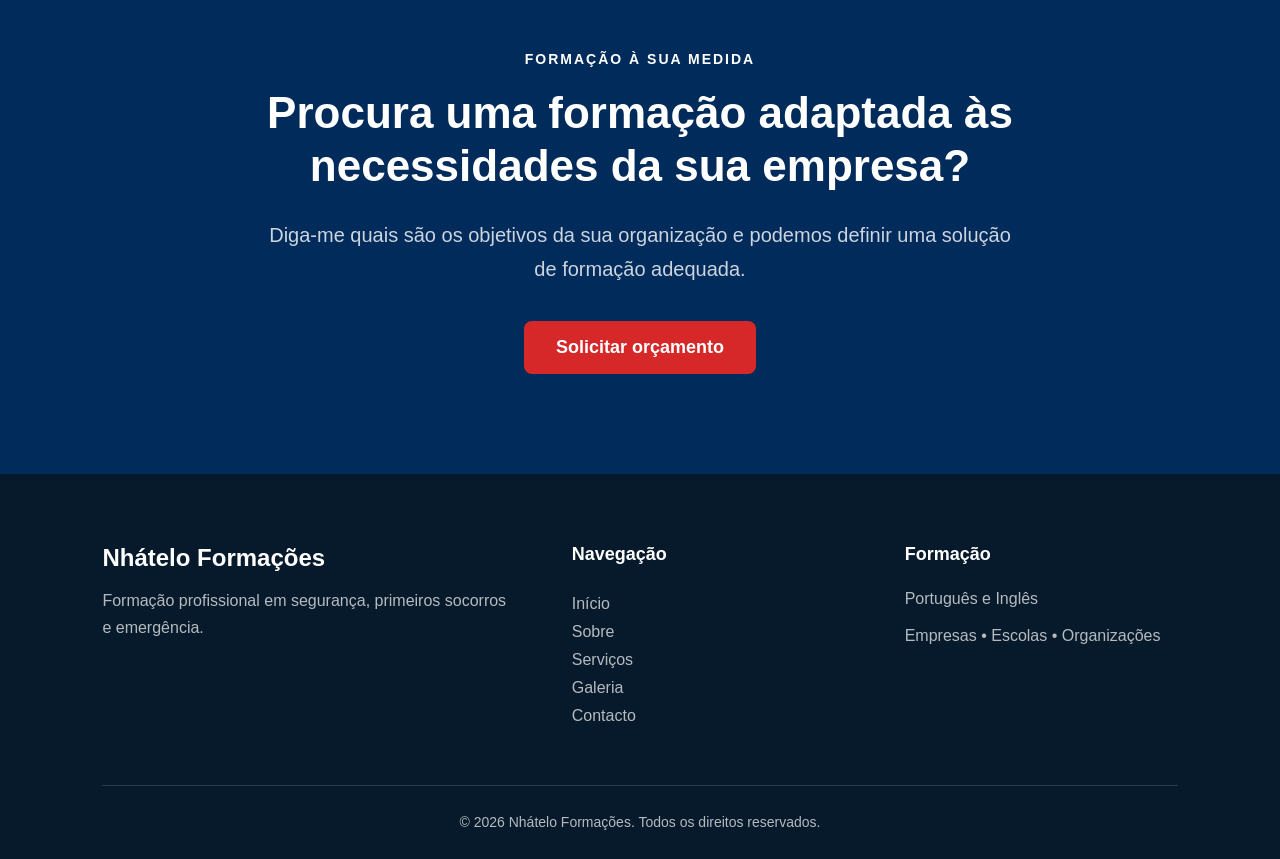
<file: formacao-empresas.html>
<!DOCTYPE html>
<html lang="pt-PT">

<head>

    <meta charset="UTF-8">

    <meta name="viewport" content="width=device-width, initial-scale=1.0">

<title>Formação para Empresas em Segurança e Emergência | Nhátelo Formações</title>

<meta
    name="description"
    content="Soluções de formação para empresas em segurança, primeiros socorros e emergência, com programas teóricos e práticos adaptados às necessidades de cada organização."
>

<meta name="author" content="Tomás Nhátelo">

<meta name="robots" content="index, follow">

<link rel="stylesheet" href="css/style.css">

</head>


<body>


<!-- =========================================
     MENU
========================================= -->

<nav>

   <div class="logo">
    Nhátelo Formações
</div> 

    <button
        class="menu-toggle"
        id="menu-toggle"
        aria-label="Abrir menu">
        ☰
    </button>

    <ul id="nav-menu">

        <li>
            <a href="index.html#inicio">Início</a>
        </li>

        <li>
            <a href="index.html#sobre">Sobre</a>
        </li>

        <li>
            <a href="index.html#servicos">Serviços</a>
        </li>

        <li>
            <a href="index.html#galeria">Galeria</a>
        </li>

        <li>
            <a href="index.html#contacto">Contacto</a>
        </li>

    </ul>

</nav>


<!-- =========================================
     HERO FORMAÇÃO PARA EMPRESAS
========================================= -->

<header class="training-page-hero">

    <img
        src="images/formacao-empresas.png"
        alt="Soluções de formação em segurança e emergência para empresas"
    >

    <div class="training-page-hero-overlay">

        <span class="section-label">
            FORMAÇÃO PARA EMPRESAS
        </span>

        <h1>
            Soluções de Formação para Empresas
        </h1>

        <p>
            Formação teórica e prática em segurança, primeiros socorros
            e emergência, adaptada aos riscos, atividades e necessidades
            da sua organização.
        </p>

        <a href="index.html#contacto" class="btn">
            Solicitar orçamento
        </a>

    </div>

</header>


<!-- =========================================
     INTRODUÇÃO
========================================= -->

<main>

<section class="training-page-section">

    <div class="training-page-content">

        <span class="section-label">
            FORMAÇÃO À MEDIDA
        </span>

        <h2>
            Cada organização tem riscos,
            pessoas e necessidades diferentes.
        </h2>

        <p>
            As soluções de formação para empresas são desenvolvidas
            de acordo com a atividade, os riscos existentes e as
            competências que os colaboradores necessitam de desenvolver.
        </p>

        <p>
            A formação combina conhecimentos teóricos com uma forte
            componente prática, permitindo relacionar os conteúdos
            com situações que podem ocorrer no contexto profissional.
        </p>

    </div>

</section>


<!-- =========================================
     CONTEÚDOS
========================================= -->

<section class="training-page-section training-page-light">

    <div class="training-page-content">

        <span class="section-label">
            CONTEÚDOS
        </span>

        <h2>
            O que trabalhamos na formação
        </h2>

        <div class="training-content-grid">

            <div class="training-content-item">
                <img
                    src="images/formacao-empresas-01-seguranca-incendios.png"
                    alt="Segurança Contra Incêndios"
                    class="training-card-image"
                >
                <span>Segurança Contra Incêndios</span>
            </div>

            <div class="training-content-item">
                <img
                    src="images/formacao-empresas-02-primeiros-socorros.png"
                    alt="Primeiros Socorros"
                    class="training-card-image"
                >
                <span>Primeiros Socorros</span>
            </div>

            <div class="training-content-item">
                <img
                    src="images/formacao-empresas-03-sbv.png"
                    alt="Suporte Básico de Vida"
                    class="training-card-image"
                >
                <span>Suporte Básico de Vida</span>
            </div>

            <div class="training-content-item">
                <img
                    src="images/formacao-empresas-04-evacuacao-emergencia.png"
                    alt="Evacuação e procedimentos de emergência"
                    class="training-card-image"
                >
                <span>Evacuação e procedimentos de emergência</span>
            </div>

            <div class="training-content-item">
                <img
                    src="images/formacao-empresas-05-andaimes-baileus.png"
                    alt="Montagem e desmontagem de andaimes e bailéus"
                    class="training-card-image"
                >
                <span>Montagem e desmontagem de andaimes e bailéus</span>
            </div>

            <div class="training-content-item">
                <img
                    src="images/formacao-empresas-06-trabalhos-altura.png"
                    alt="Trabalhos em altura"
                    class="training-card-image"
                >
                <span>Trabalhos em altura</span>
            </div>

            <div class="training-content-item">
                <img
                    src="images/formacao-empresas-07-hst.png"
                    alt="Higiene e Segurança no Trabalho"
                    class="training-card-image"
                >
                <span>Higiene e Segurança no Trabalho</span>
            </div>

            <div class="training-content-item">
                <img
                    src="images/formacao-empresas-08-riscos-quimicos-biologicos.png"
                    alt="Riscos Químicos e Biológicos"
                    class="training-card-image"
                >
                <span>Riscos Químicos e Biológicos</span>
            </div>

            <div class="training-content-item">
                <img
                    src="images/formacao-empresas-09-epi.png"
                    alt="Equipamentos de Proteção Individual"
                    class="training-card-image"
                >
                <span>Equipamentos de Proteção Individual</span>
            </div>

            <div class="training-content-item">
                <img
                    src="images/formacao-empresas-10-prevencao-acidentes.png"
                    alt="Prevenção de acidentes de trabalho"
                    class="training-card-image"
                >
                <span>Prevenção de acidentes de trabalho</span>
            </div>

            <div class="training-content-item">
                <img
                    src="images/formacao-empresas-11-resposta-emergencia.png"
                    alt="Preparação e resposta a situações de emergência"
                    class="training-card-image"
                >
                <span>Preparação e resposta a situações de emergência</span>
            </div>

            <div class="training-content-item">
                <img
                    src="images/formacao-empresas-12-formacao-personalizada.png"
                    alt="Formações personalizadas às necessidades da organização"
                    class="training-card-image"
                >
                <span>Formações personalizadas às necessidades da organização</span>
            </div>

        </div>

    </div>

</section>


<!-- =========================================
     METODOLOGIA
========================================= -->

<section class="training-page-section">

    <div class="training-page-content">

        <span class="section-label">
            TEORIA E PRÁTICA
        </span>

        <h2>
            Formação construída em torno da realidade da sua empresa
        </h2>

        <p>
            A formação pode ser estruturada após identificação das
            necessidades da organização, permitindo selecionar os conteúdos
            e objetivos mais adequados às atividades e aos riscos existentes.
        </p>

        <p>
            A componente teórica é complementada por exercícios,
            demonstrações e situações práticas sempre que aplicável,
            procurando transformar conhecimento em capacidade de atuação.
        </p>

        <div class="training-highlight">

            Mais do que transmitir informação, o objetivo é desenvolver
            competências que os participantes consigam aplicar
            no seu contexto profissional.

        </div>

    </div>

</section>


<!-- =========================================
     COMO TRABALHAMOS
========================================= -->

<section class="training-page-section training-page-light">

    <div class="training-page-content">

        <span class="section-label">
            FORMAÇÃO PERSONALIZADA
        </span>

        <h2>
            Da identificação da necessidade à formação
        </h2>

        <p>
            Começamos por compreender os objetivos da organização,
            a atividade desenvolvida, os participantes e as competências
            que se pretendem trabalhar.
        </p>

        <p>
            A partir dessa informação, os conteúdos, duração e componente
            prática podem ser ajustados para criar uma formação adequada
            ao contexto profissional da empresa.
        </p>

        <p>
            Sempre que adequado, a formação pode decorrer nas próprias
            instalações da organização, aproximando os exercícios
            da realidade encontrada pelos participantes no dia a dia.
        </p>

    </div>

</section>


<!-- =========================================
     INFORMAÇÃO PRÁTICA
========================================= -->

<section class="training-page-section">

    <div class="training-page-content">

        <span class="section-label">
            INFORMAÇÃO PRÁTICA
        </span>

        <h2>
            Uma formação ajustada aos objetivos da sua organização
        </h2>

        <div class="training-content-grid practical-info-grid">

            <div class="training-content-item">
                <strong>⏱</strong>
                <h3>Duração</h3>
                <span>
                    Definida de acordo com os conteúdos
                    e objetivos da formação.
                </span>
            </div>

            <div class="training-content-item">
                <strong>👥</strong>
                <h3>Participantes</h3>
                <span>
                    Grupos dimensionados para permitir acompanhamento
                    e realização adequada dos exercícios práticos.
                </span>
            </div>

            <div class="training-content-item">
                <strong>📍</strong>
                <h3>Local</h3>
                <span>
                    Formação presencial nas instalações
                    da empresa ou organização.
                </span>
            </div>

            <div class="training-content-item">
                <strong>🎯</strong>
                <h3>Conteúdos</h3>
                <span>
                    Programa adaptável às necessidades,
                    contexto profissional e objetivos
                    da organização.
                </span>
            </div>

        </div>

    </div>

</section>


<!-- =========================================
     CTA
========================================= -->

<section class="cta" id="pedido-orcamento">

    <div class="cta-content">

        <span class="section-label">
            FORMAÇÃO À SUA MEDIDA
        </span>

        <h2>
            Procura uma formação adaptada
            às necessidades da sua empresa?
        </h2>

        <p>
            Diga-me quais são os objetivos da sua organização
            e podemos definir uma solução de formação adequada.
        </p>

        <a href="index.html#contacto" class="btn">
            Solicitar orçamento
        </a>

    </div>

</section>

</main>


<!-- =========================================
     RODAPÉ
========================================= -->

<footer class="footer">

    <div class="footer-content">

        <div class="footer-brand">

           <h3>
    Nhátelo Formações
</h3>

            <p>
                Formação profissional em segurança,
                primeiros socorros e emergência.
            </p>

        </div>

        <div class="footer-links">

            <h4>
                Navegação
            </h4>

            <a href="index.html">Início</a>
            <a href="index.html#sobre">Sobre</a>
            <a href="index.html#servicos">Serviços</a>
            <a href="index.html#galeria">Galeria</a>
            <a href="index.html#contacto">Contacto</a>

        </div>

        <div class="footer-contact">

            <h4>
                Formação
            </h4>

            <p>
                Português e Inglês
            </p>

            <p>
                Empresas • Escolas • Organizações
            </p>

        </div>

    </div>

    <div class="footer-bottom">

       <p>
    © 2026 Nhátelo Formações.
    Todos os direitos reservados.
</p>

    </div>

</footer>
<!-- BOTÃO VOLTAR AO TOPO -->

<a href="#" class="back-to-top" aria-label="Voltar ao topo">
    ↑
</a>

<script src="js/script.js"></script>

</body>

</html>
</file>
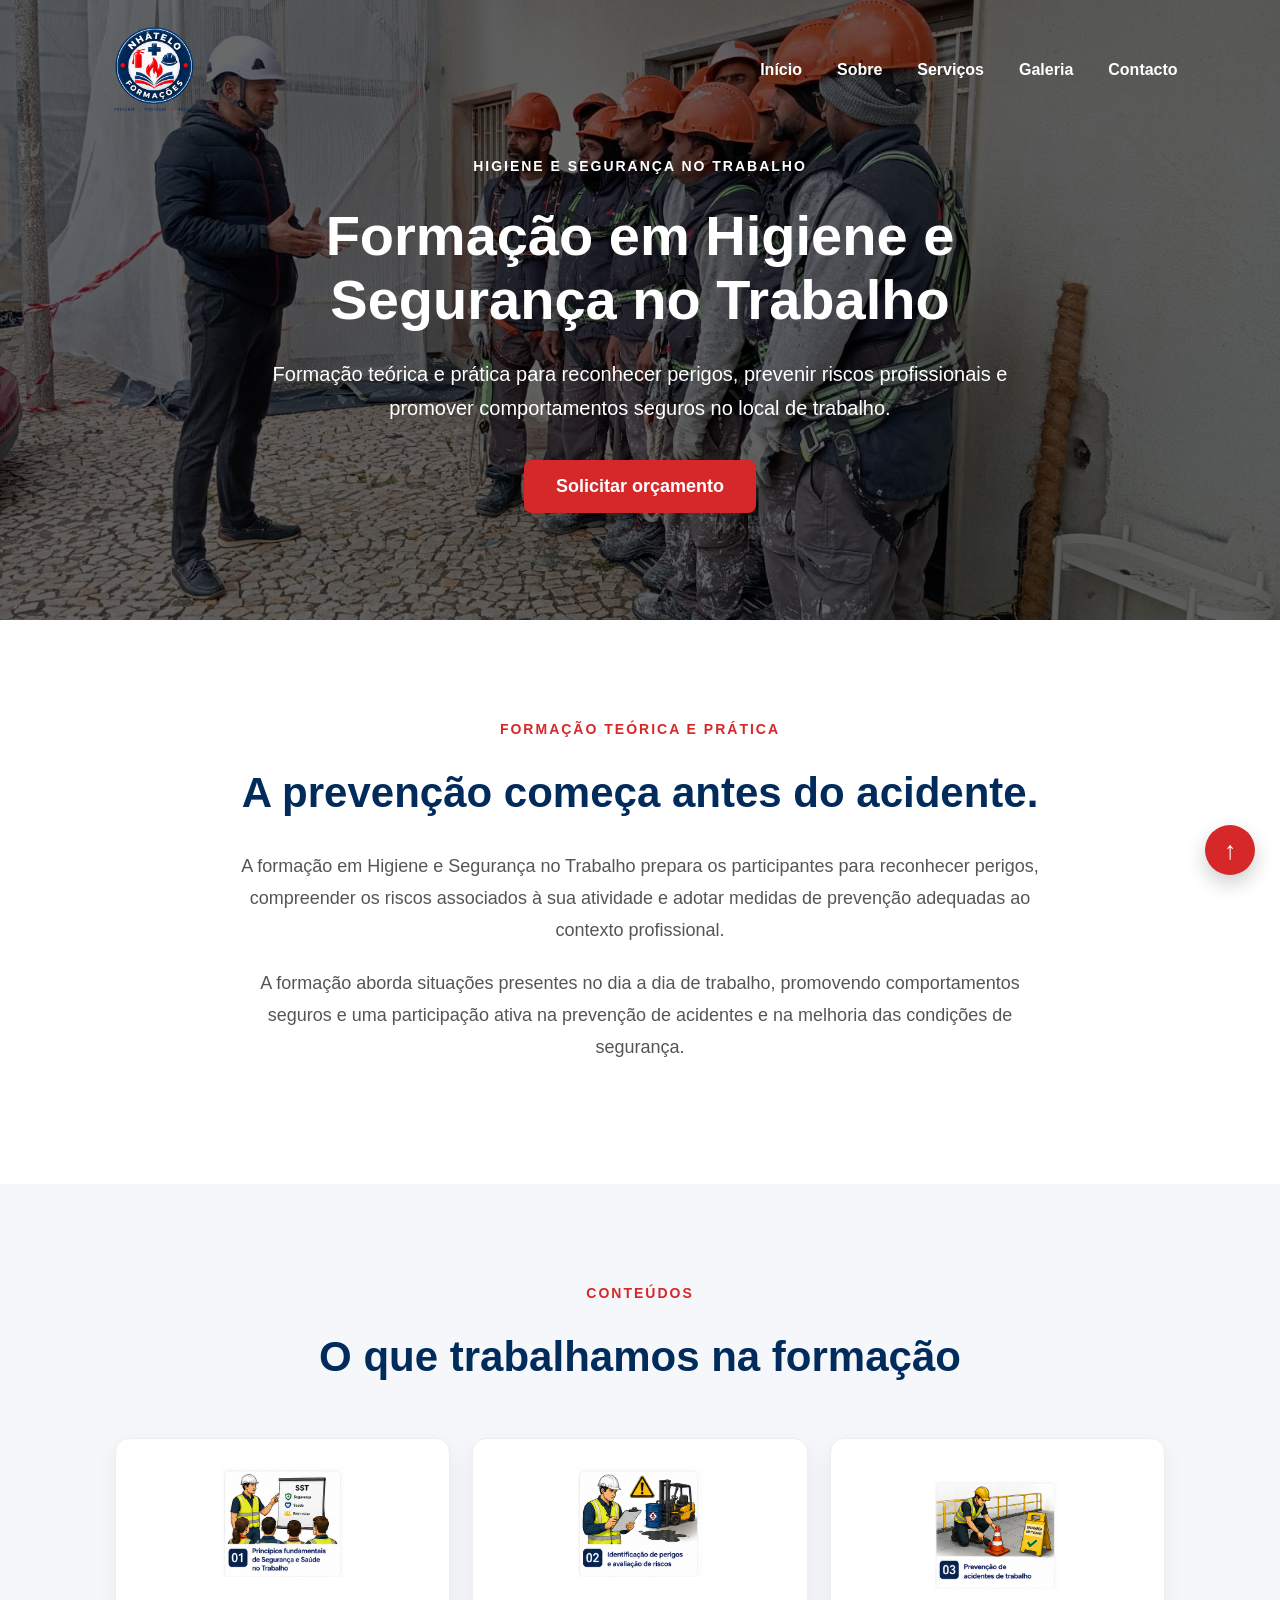
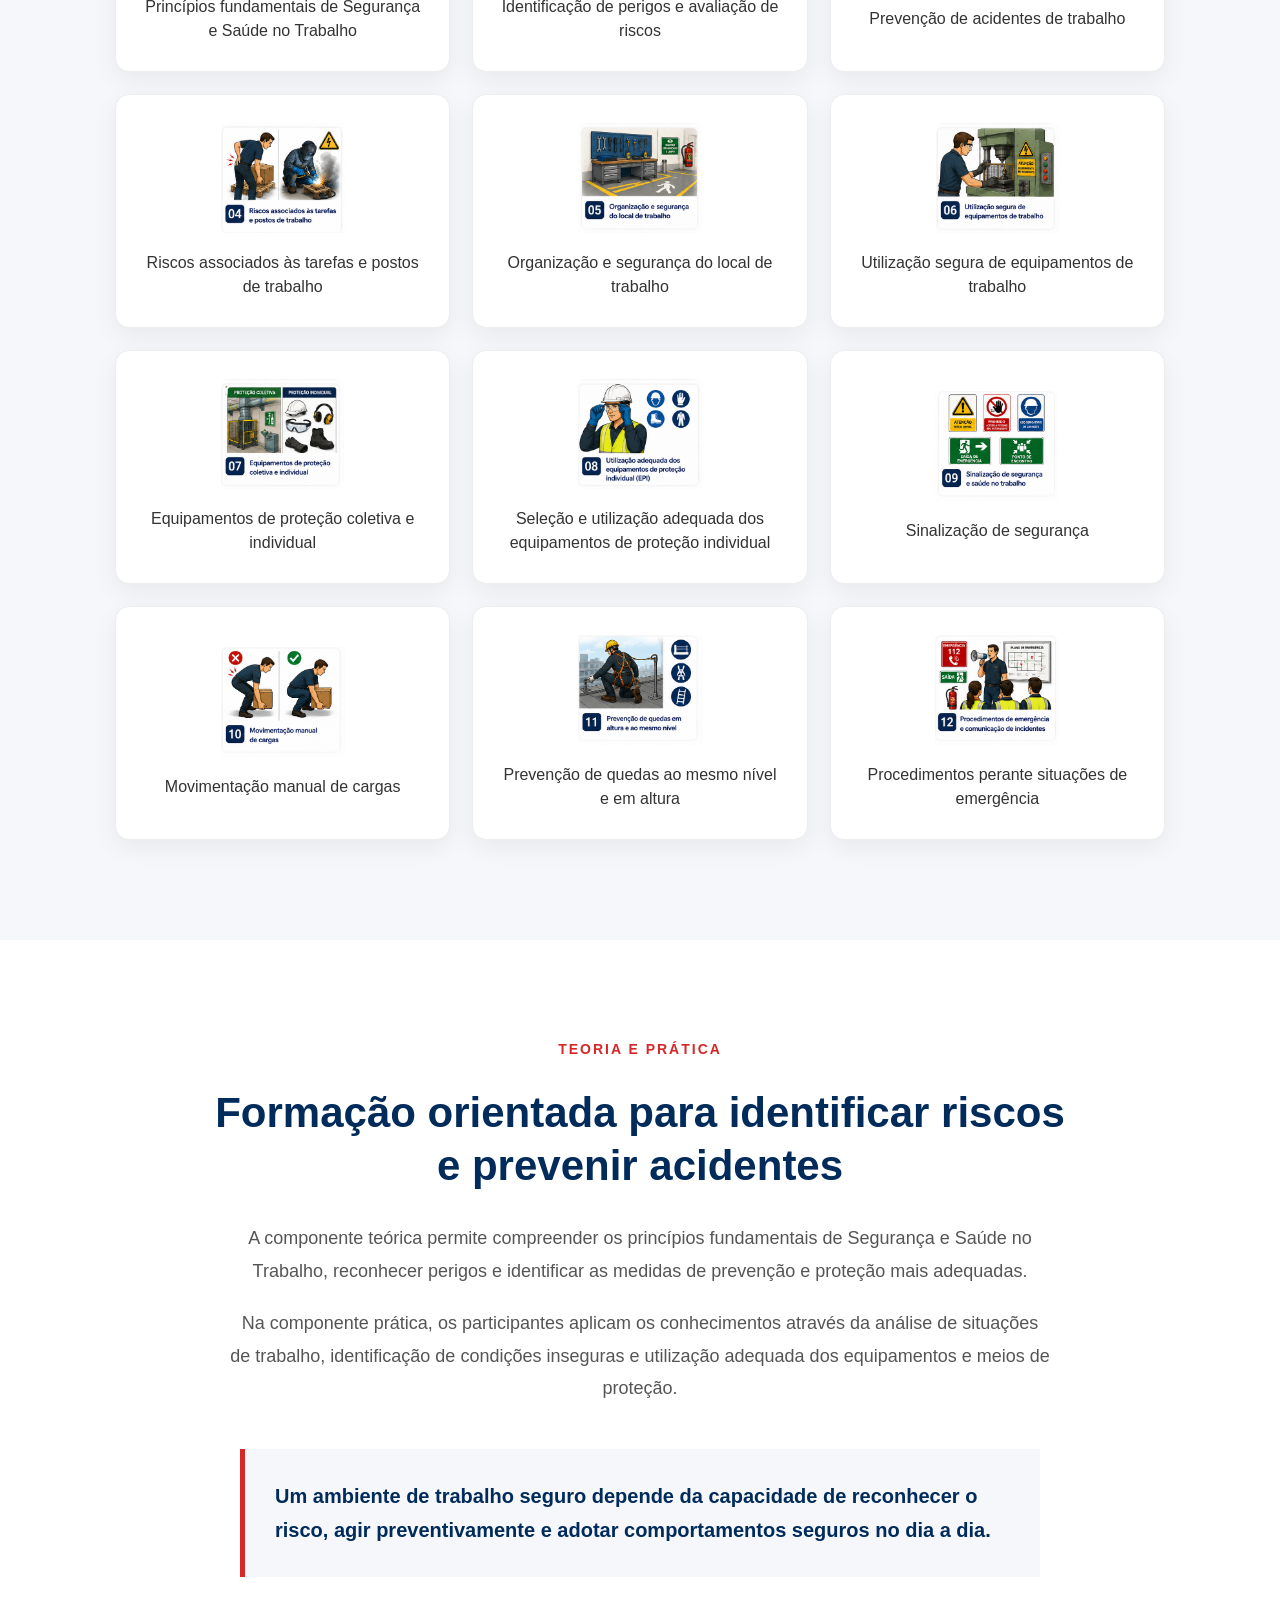
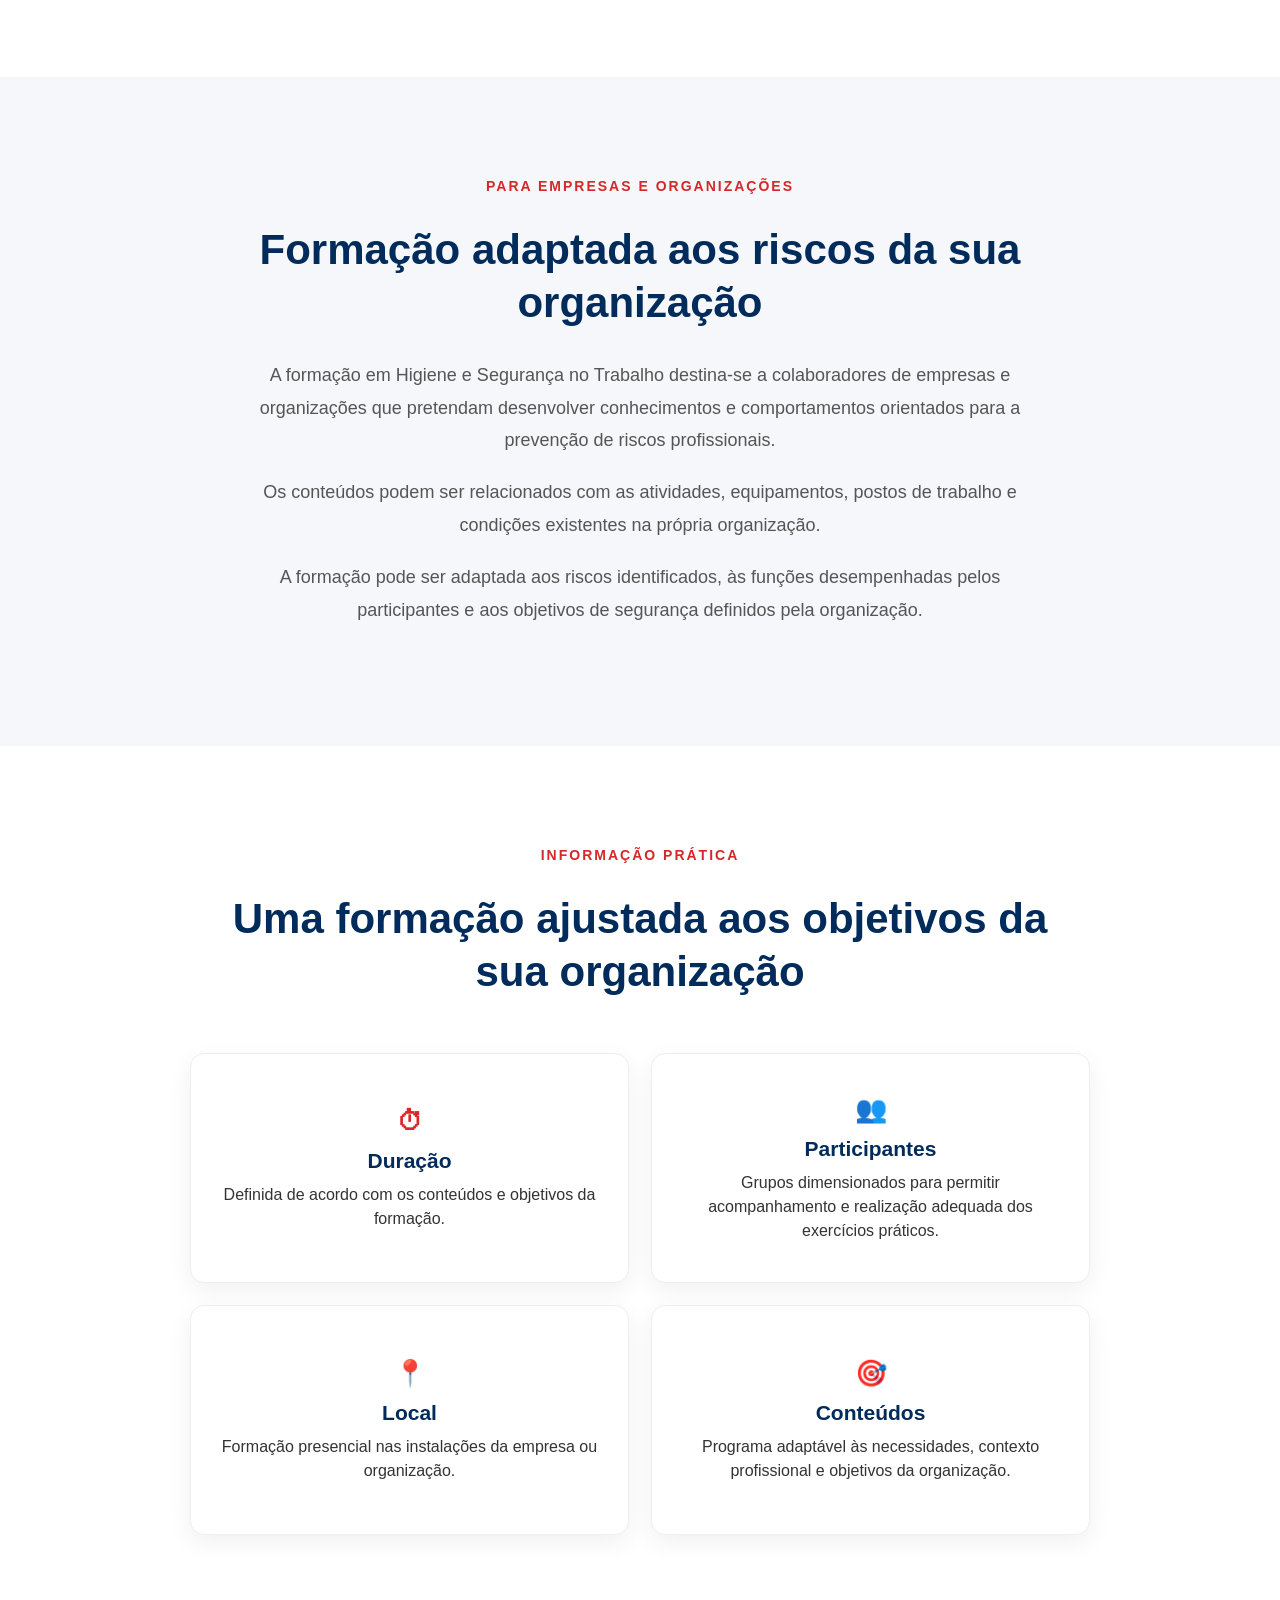
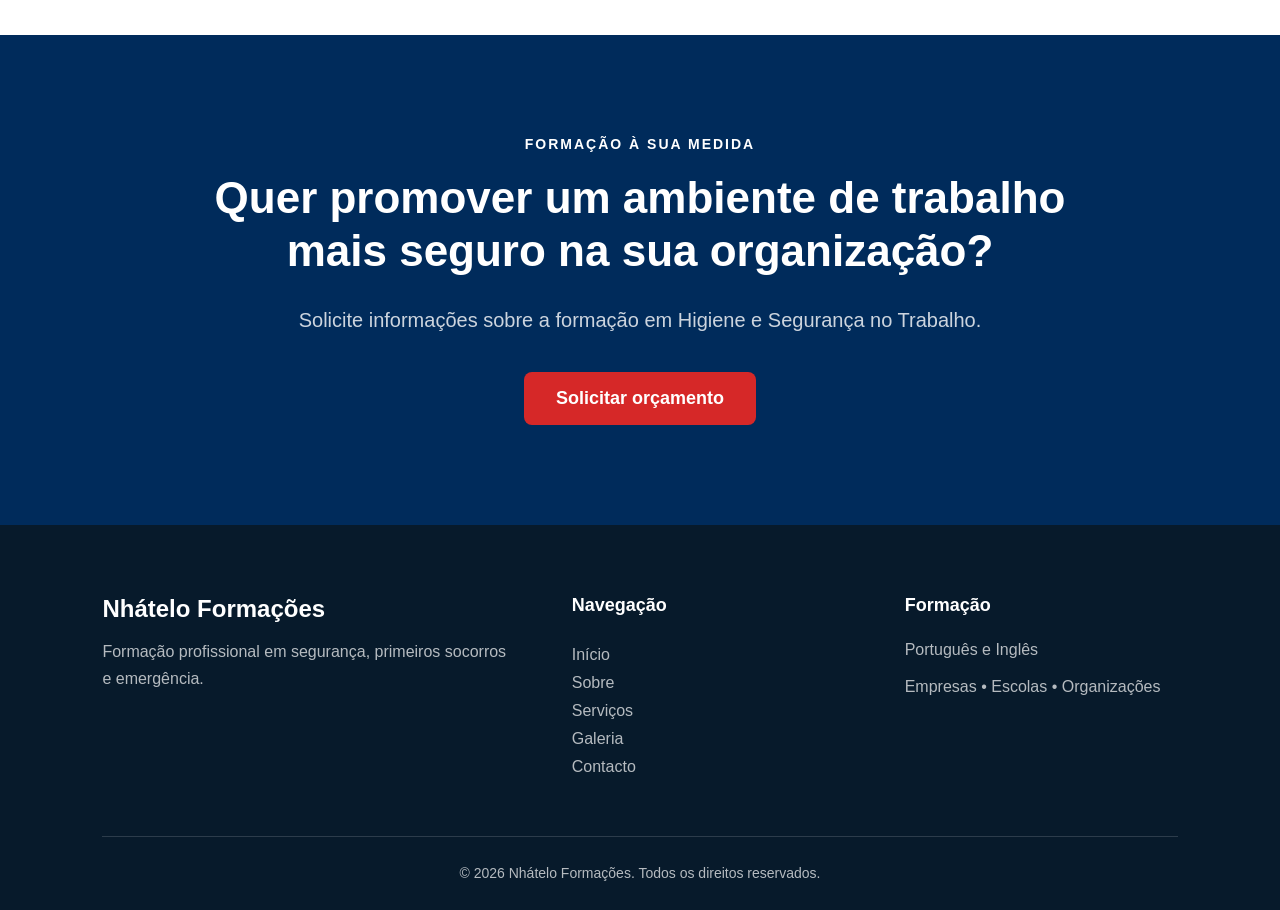
<file: higiene-seguranca-trabalho.html>
<!DOCTYPE html>
<html lang="pt-PT">

<head>

    <meta charset="UTF-8">

    <meta name="viewport" content="width=device-width, initial-scale=1.0">

 <title>Formação em Higiene e Segurança no Trabalho | Nhátelo Formações</title>

<meta
    name="description"
    content="Formação teórica e prática em Higiene e Segurança no Trabalho para empresas e organizações. Identificação de perigos, prevenção de riscos profissionais e promoção de comportamentos seguros."
>

    <meta name="author" content="Tomás Nhátelo">

    <meta name="robots" content="index, follow">

    <link rel="stylesheet" href="css/style.css">

</head>


<body>


<!-- =========================================
     MENU
========================================= -->

<nav>

   <a href="#inicio" class="logo">
    <img src="images/logo-nhatelo.png" alt="Nhátelo Formações">
</a>

    <button
        class="menu-toggle"
        id="menu-toggle"
        aria-label="Abrir menu">
        ☰
    </button>

    <ul id="nav-menu">

        <li>
            <a href="index.html#inicio">Início</a>
        </li>

        <li>
            <a href="index.html#sobre">Sobre</a>
        </li>

        <li>
            <a href="index.html#servicos">Serviços</a>
        </li>

        <li>
            <a href="index.html#galeria">Galeria</a>
        </li>

        <li>
            <a href="index.html#contacto">Contacto</a>
        </li>

    </ul>

</nav>


<!-- =========================================
     HERO HIGIENE E SEGURANÇA NO TRABALHO
========================================= -->

<header class="training-page-hero">

    <img
        src="images/hst.jpeg"
        alt="Formação teórica e prática em Higiene e Segurança no Trabalho"
    >

    <div class="training-page-hero-overlay">

        <span class="section-label">
            HIGIENE E SEGURANÇA NO TRABALHO
        </span>

        <h1>
            Formação em Higiene e Segurança no Trabalho
        </h1>

        <p>
            Formação teórica e prática para reconhecer perigos,
            prevenir riscos profissionais e promover comportamentos
            seguros no local de trabalho.
        </p>

        <a href="index.html#contacto" class="btn">
            Solicitar orçamento
        </a>

    </div>

</header>


<!-- =========================================
     INTRODUÇÃO
========================================= -->

<main>

<section class="training-page-section">

    <div class="training-page-content">

        <span class="section-label">
            FORMAÇÃO TEÓRICA E PRÁTICA
        </span>

        <h2>
            A prevenção começa antes do acidente.
        </h2>

        <p>
            A formação em Higiene e Segurança no Trabalho prepara
            os participantes para reconhecer perigos, compreender
            os riscos associados à sua atividade e adotar medidas
            de prevenção adequadas ao contexto profissional.
        </p>

        <p>
            A formação aborda situações presentes no dia a dia
            de trabalho, promovendo comportamentos seguros e uma
            participação ativa na prevenção de acidentes e na
            melhoria das condições de segurança.
        </p>

    </div>

</section>

<!-- =========================================
     CONTEÚDOS
========================================= -->

<section class="training-page-section training-page-light">

    <div class="training-page-content">

        <span class="section-label">
            CONTEÚDOS
        </span>

        <h2>
            O que trabalhamos na formação
        </h2>

        <div class="training-content-grid">

            <div class="training-content-item">
                <img
                    src="images/hst-01-principios-sst.png"
                    alt="Princípios fundamentais de Segurança e Saúde no Trabalho"
                    class="training-card-image"
                >
                <span>Princípios fundamentais de Segurança e Saúde no Trabalho</span>
            </div>

            <div class="training-content-item">
                <img
                    src="images/hst-02-identificacao-riscos.png"
                    alt="Identificação de perigos e avaliação de riscos"
                    class="training-card-image"
                >
                <span>Identificação de perigos e avaliação de riscos</span>
            </div>

            <div class="training-content-item">
                <img
                    src="images/hst-03-prevencao-acidentes.png"
                    alt="Prevenção de acidentes de trabalho"
                    class="training-card-image"
                >
                <span>Prevenção de acidentes de trabalho</span>
            </div>

            <div class="training-content-item">
                <img
                    src="images/hst-04-riscos-postos-trabalho.png"
                    alt="Riscos associados às tarefas e postos de trabalho"
                    class="training-card-image"
                >
                <span>Riscos associados às tarefas e postos de trabalho</span>
            </div>

            <div class="training-content-item">
                <img
                    src="images/hst-05-organizacao-local-trabalho.png"
                    alt="Organização e segurança do local de trabalho"
                    class="training-card-image"
                >
                <span>Organização e segurança do local de trabalho</span>
            </div>

            <div class="training-content-item">
                <img
                    src="images/hst-06-equipamentos-trabalho.png"
                    alt="Utilização segura de equipamentos de trabalho"
                    class="training-card-image"
                >
                <span>Utilização segura de equipamentos de trabalho</span>
            </div>

            <div class="training-content-item">
                <img
                    src="images/hst-07-protecao-coletiva-individual.png"
                    alt="Equipamentos de proteção coletiva e individual"
                    class="training-card-image"
                >
                <span>Equipamentos de proteção coletiva e individual</span>
            </div>

            <div class="training-content-item">
                <img
                    src="images/hst-08-utilizacao-epi.png"
                    alt="Seleção e utilização adequada dos equipamentos de proteção individual"
                    class="training-card-image"
                >
                <span>Seleção e utilização adequada dos equipamentos de proteção individual</span>
            </div>

            <div class="training-content-item">
                <img
                    src="images/hst-09-sinalizacao-seguranca.png"
                    alt="Sinalização de segurança"
                    class="training-card-image"
                >
                <span>Sinalização de segurança</span>
            </div>

            <div class="training-content-item">
                <img
                    src="images/hst-10-movimentacao-cargas.png"
                    alt="Movimentação manual de cargas"
                    class="training-card-image"
                >
                <span>Movimentação manual de cargas</span>
            </div>

            <div class="training-content-item">
                <img
                    src="images/hst-11-prevencao-quedas.png"
                    alt="Prevenção de quedas ao mesmo nível e em altura"
                    class="training-card-image"
                >
                <span>Prevenção de quedas ao mesmo nível e em altura</span>
            </div>

            <div class="training-content-item">
                <img
                    src="images/hst-12-procedimentos-emergencia.png"
                    alt="Procedimentos perante situações de emergência"
                    class="training-card-image"
                >
                <span>Procedimentos perante situações de emergência</span>
            </div>

        </div>

    </div>

</section>


<!-- =========================================
     METODOLOGIA
========================================= -->

<section class="training-page-section">

    <div class="training-page-content">

        <span class="section-label">
            TEORIA E PRÁTICA
        </span>

        <h2>
            Formação orientada para identificar riscos e prevenir acidentes
        </h2>

        <p>
            A componente teórica permite compreender os princípios
            fundamentais de Segurança e Saúde no Trabalho, reconhecer
            perigos e identificar as medidas de prevenção e proteção
            mais adequadas.
        </p>

        <p>
            Na componente prática, os participantes aplicam os conhecimentos
            através da análise de situações de trabalho, identificação
            de condições inseguras e utilização adequada dos equipamentos
            e meios de proteção.
        </p>

        <div class="training-highlight">

            Um ambiente de trabalho seguro depende da capacidade
            de reconhecer o risco, agir preventivamente e adotar
            comportamentos seguros no dia a dia.

        </div>

    </div>

</section>


<!-- =========================================
     PARA EMPRESAS E ORGANIZAÇÕES
========================================= -->

<section class="training-page-section training-page-light">

    <div class="training-page-content">

        <span class="section-label">
            PARA EMPRESAS E ORGANIZAÇÕES
        </span>

        <h2>
            Formação adaptada aos riscos da sua organização
        </h2>

        <p>
            A formação em Higiene e Segurança no Trabalho destina-se
            a colaboradores de empresas e organizações que pretendam
            desenvolver conhecimentos e comportamentos orientados
            para a prevenção de riscos profissionais.
        </p>

        <p>
            Os conteúdos podem ser relacionados com as atividades,
            equipamentos, postos de trabalho e condições existentes
            na própria organização.
        </p>

        <p>
            A formação pode ser adaptada aos riscos identificados,
            às funções desempenhadas pelos participantes e aos objetivos
            de segurança definidos pela organização.
        </p>

    </div>

</section>



<!-- =========================================
     INFORMAÇÃO PRÁTICA
========================================= -->

<section class="training-page-section">

    <div class="training-page-content">

        <span class="section-label">
            INFORMAÇÃO PRÁTICA
        </span>

        <h2>
            Uma formação ajustada aos objetivos da sua organização
        </h2>

        <div class="training-content-grid practical-info-grid">

            <div class="training-content-item">
                <strong>⏱</strong>
                <h3>Duração</h3>
                <span>
                    Definida de acordo com os conteúdos
                    e objetivos da formação.
                </span>
            </div>

            <div class="training-content-item">
                <strong>👥</strong>
                <h3>Participantes</h3>
                <span>
                    Grupos dimensionados para permitir acompanhamento
                    e realização adequada dos exercícios práticos.
                </span>
            </div>

            <div class="training-content-item">
                <strong>📍</strong>
                <h3>Local</h3>
                <span>
                    Formação presencial nas instalações
                    da empresa ou organização.
                </span>
            </div>

            <div class="training-content-item">
                <strong>🎯</strong>
                <h3>Conteúdos</h3>
                <span>
                    Programa adaptável às necessidades,
                    contexto profissional e objetivos
                    da organização.
                </span>
            </div>

        </div>

    </div>

</section>

<!-- =========================================
     CTA
========================================= -->

<section class="cta" id="pedido-orcamento">

    <div class="cta-content">

        <span class="section-label">
            FORMAÇÃO À SUA MEDIDA
        </span>

        <h2>
            Quer promover um ambiente de trabalho
            mais seguro na sua organização?
        </h2>

        <p>
            Solicite informações sobre a formação em
            Higiene e Segurança no Trabalho.
        </p>

        <a href="index.html#contacto" class="btn">
            Solicitar orçamento
        </a>

    </div>

</section>

</main>


<!-- =========================================
     RODAPÉ
========================================= -->

<footer class="footer">

    <div class="footer-content">

        <div class="footer-brand">

           <h3>
    Nhátelo Formações
</h3>

            <p>
                Formação profissional em segurança,
                primeiros socorros e emergência.
            </p>

        </div>

        <div class="footer-links">

            <h4>
                Navegação
            </h4>

            <a href="index.html">Início</a>
            <a href="index.html#sobre">Sobre</a>
            <a href="index.html#servicos">Serviços</a>
            <a href="index.html#galeria">Galeria</a>
            <a href="index.html#contacto">Contacto</a>

        </div>

        <div class="footer-contact">

            <h4>
                Formação
            </h4>

            <p>
                Português e Inglês
            </p>

            <p>
                Empresas • Escolas • Organizações
            </p>

        </div>

    </div>

    <div class="footer-bottom">

       <p>
    © 2026 Nhátelo Formações.
    Todos os direitos reservados.
</p>

    </div>

</footer>
<!-- BOTÃO VOLTAR AO TOPO -->

<a href="#" class="back-to-top" aria-label="Voltar ao topo">
    ↑
</a>

<script src="js/script.js"></script>

</body>

</html>
</file>
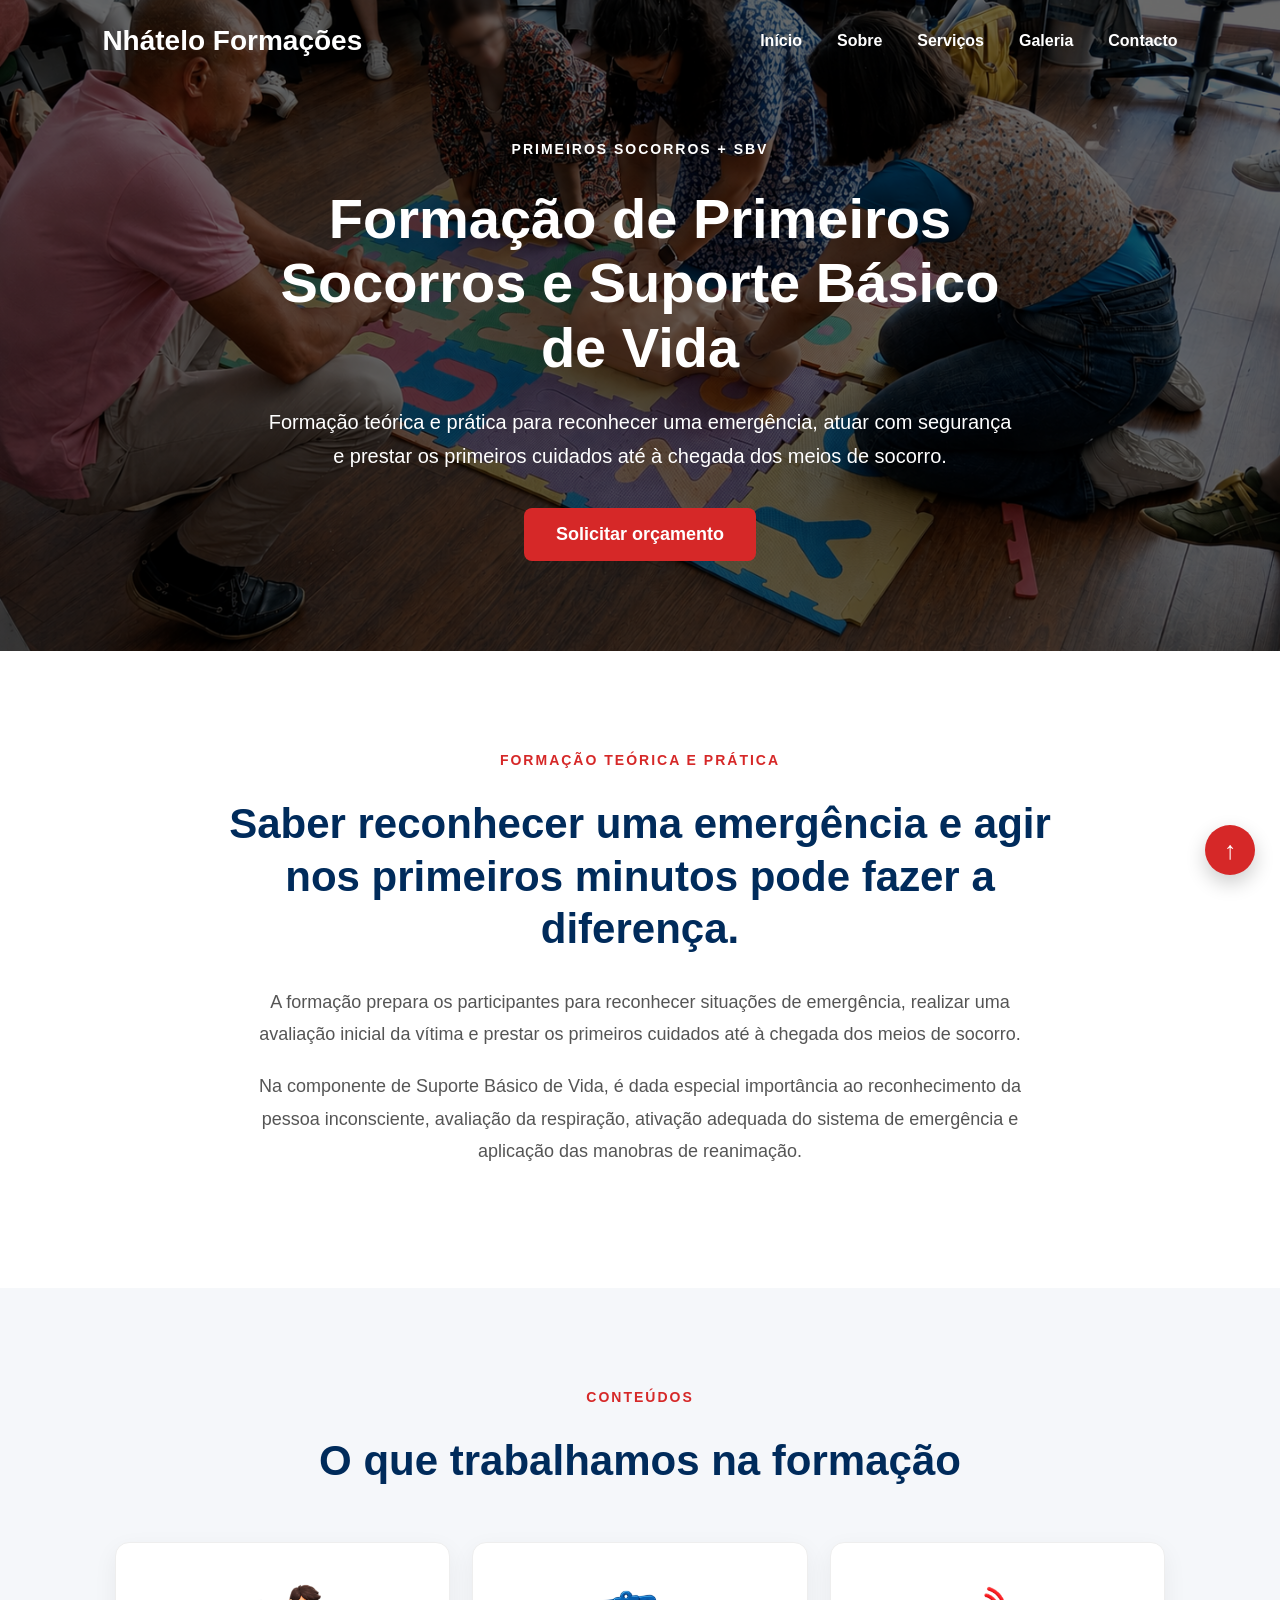
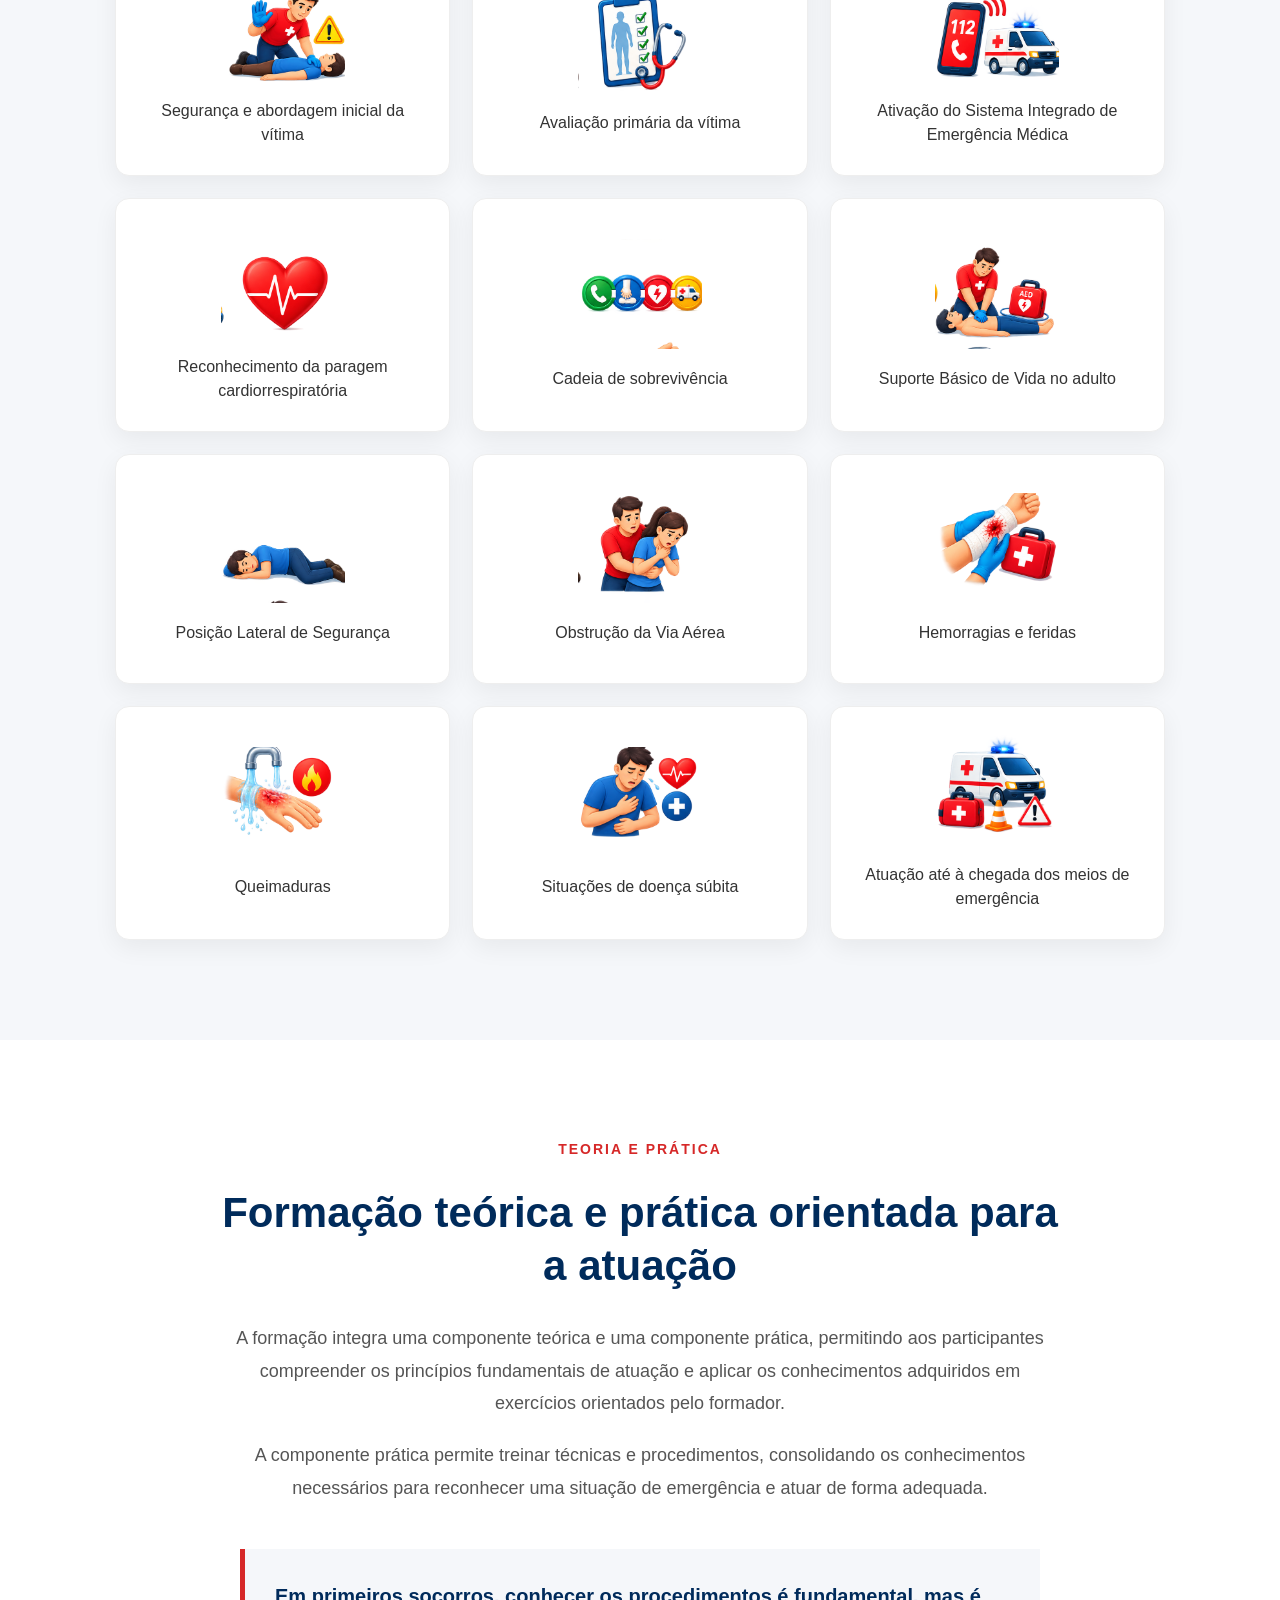
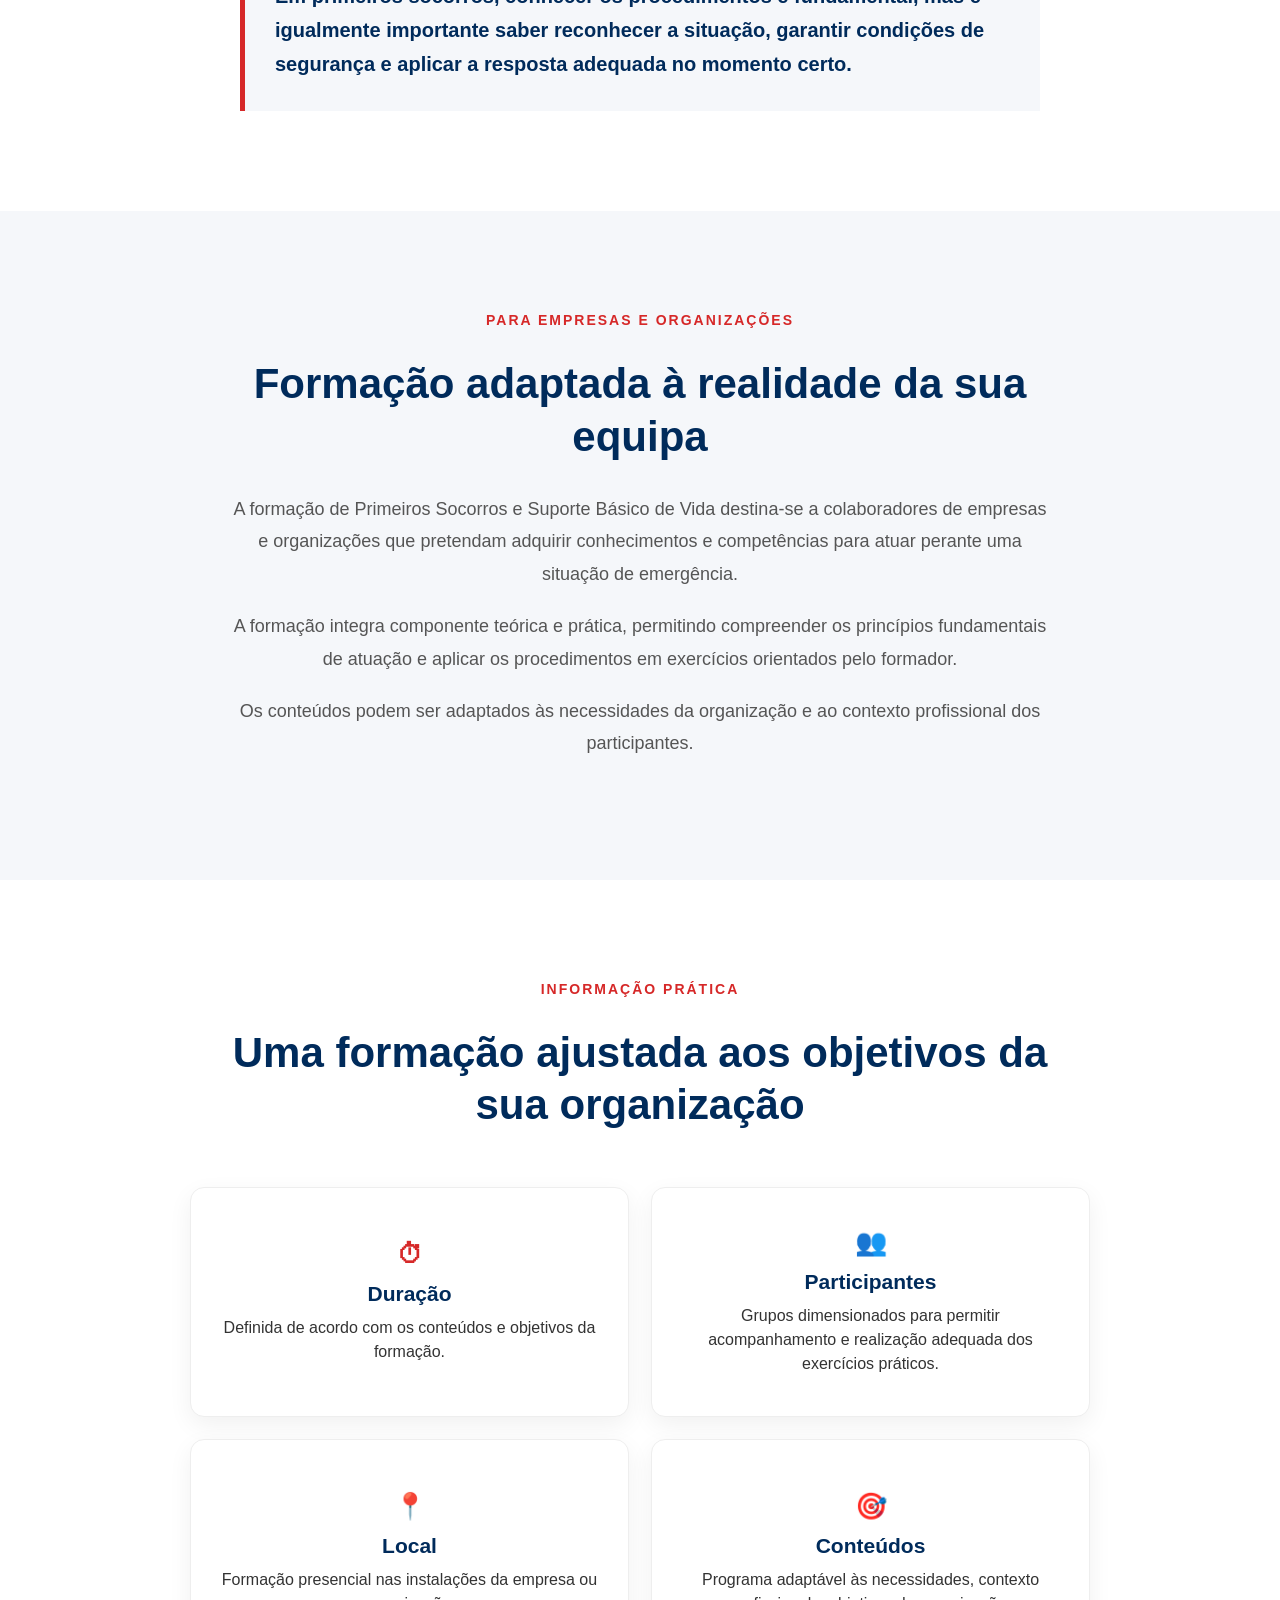
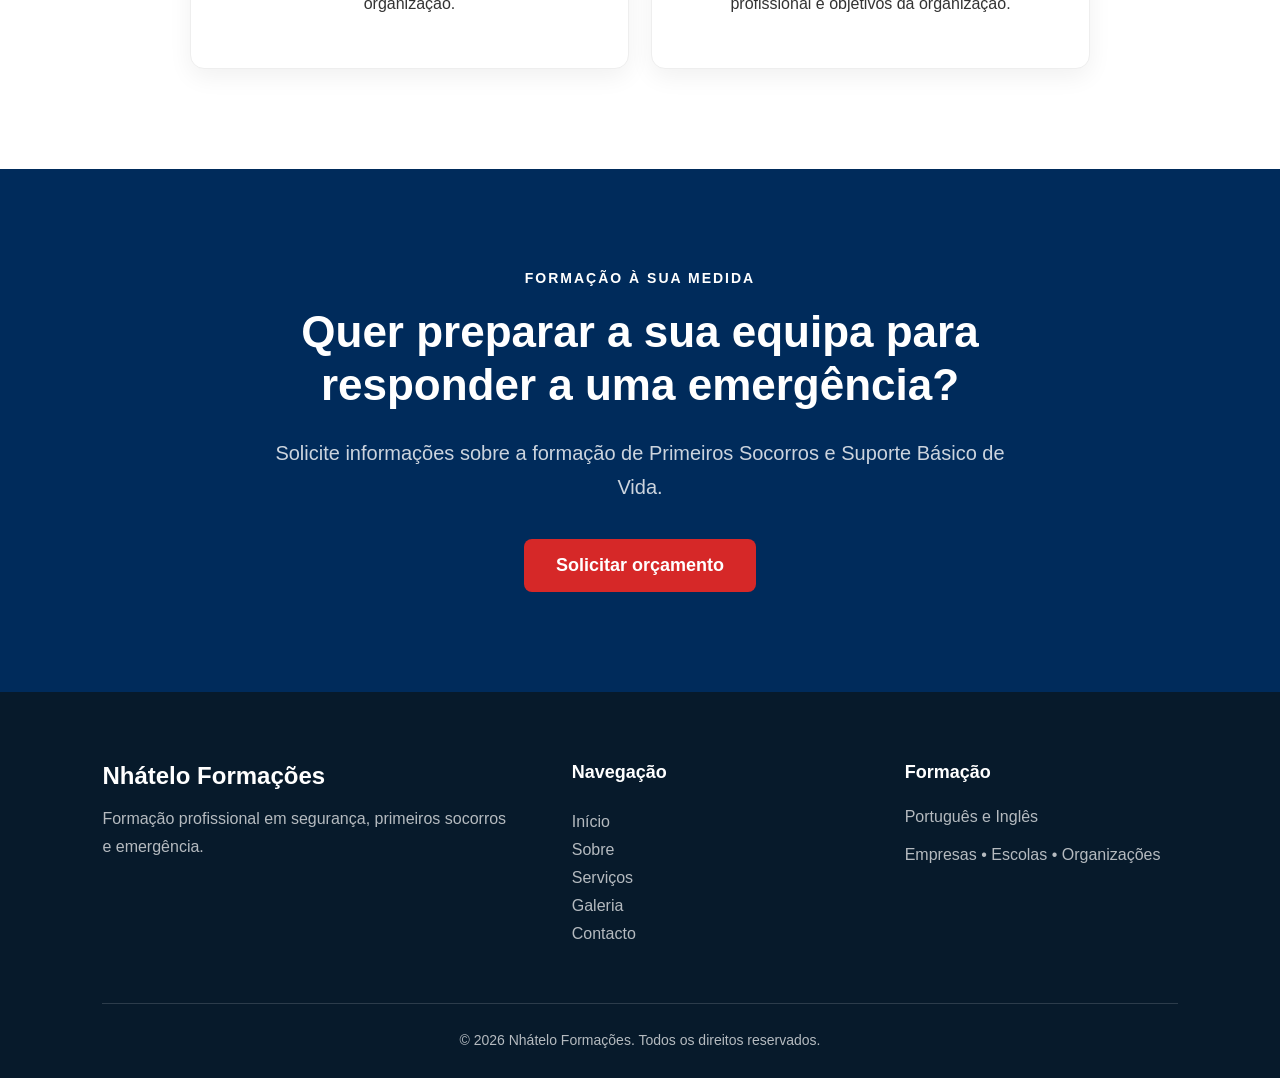
<file: primeiros-socorros.html>
<!DOCTYPE html>
<html lang="pt-PT">

<head>

    <meta charset="UTF-8">

    <meta name="viewport" content="width=device-width, initial-scale=1.0">

   <title>Formação de Primeiros Socorros e SBV | Nhátelo Formações</title>

    <meta
        name="description"
       content="Formação teórica e prática de Primeiros Socorros e Suporte Básico de Vida para colaboradores de empresas e organizações. Formação adaptada às necessidades dos participantes."
    >

    <meta name="author" content="Tomás Nhátelo">

    <meta name="robots" content="index, follow">

    <link rel="stylesheet" href="css/style.css">

</head>


<body>


<!-- =========================================
     MENU
========================================= -->

<nav>

    <div class="logo">
    Nhátelo Formações
</div>

    <button
        class="menu-toggle"
        id="menu-toggle"
        aria-label="Abrir menu">
        ☰
    </button>

    <ul id="nav-menu">

        <li>
            <a href="index.html#inicio">Início</a>
        </li>

        <li>
            <a href="index.html#sobre">Sobre</a>
        </li>

        <li>
            <a href="index.html#servicos">Serviços</a>
        </li>

        <li>
            <a href="index.html#galeria">Galeria</a>
        </li>

        <li>
            <a href="index.html#contacto">Contacto</a>
        </li>

    </ul>

</nav>


<!-- =========================================
     HERO PRIMEIROS SOCORROS
========================================= -->

<header class="training-page-hero">

    <img
        src="images/primeiros-socorros.png"
        alt="Formação prática de Primeiros Socorros e Suporte Básico de Vida"
    >

    <div class="training-page-hero-overlay">

        <span class="section-label">
            PRIMEIROS SOCORROS + SBV
        </span>

        <h1>
            Formação de Primeiros Socorros
            e Suporte Básico de Vida
        </h1>

        <p>
           Formação teórica e prática para reconhecer uma emergência,
atuar com segurança e prestar os primeiros cuidados
até à chegada dos meios de socorro.
        </p>

        <a href="index.html#contacto" class="btn">
            Solicitar orçamento
        </a>

    </div>

</header>


<!-- =========================================
     INTRODUÇÃO
========================================= -->

<main>

<section class="training-page-section">

    <div class="training-page-content">

        <span class="section-label">
            FORMAÇÃO TEÓRICA E PRÁTICA
        </span>

        <h2>
            Saber reconhecer uma emergência e agir
            nos primeiros minutos pode fazer a diferença.
        </h2>

        <p>
            A formação prepara os participantes para reconhecer
            situações de emergência, realizar uma avaliação inicial
            da vítima e prestar os primeiros cuidados até à chegada
            dos meios de socorro.
        </p>

        <p>
            Na componente de Suporte Básico de Vida, é dada especial
            importância ao reconhecimento da pessoa inconsciente,
            avaliação da respiração, ativação adequada do sistema
            de emergência e aplicação das manobras de reanimação.
        </p>

    </div>

</section>


<!-- =========================================
     CONTEÚDOS
========================================= -->

<section class="training-page-section training-page-light">

    <div class="training-page-content">

        <span class="section-label">
            CONTEÚDOS
        </span>

        <h2>
            O que trabalhamos na formação
        </h2>

        <div class="training-content-grid">

            <div class="training-content-item">
                <img
                    src="images/primeiros-socorros-01-seguranca-abordagem.png"
                    alt="Segurança e abordagem inicial da vítima"
                    class="training-card-image"
                >
                <span>Segurança e abordagem inicial da vítima</span>
            </div>

            <div class="training-content-item">
                <img
                    src="images/primeiros-socorros-02-avaliacao-primaria.png"
                    alt="Avaliação primária da vítima"
                    class="training-card-image"
                >
                <span>Avaliação primária da vítima</span>
            </div>

            <div class="training-content-item">
                <img
                    src="images/primeiros-socorros-03-siem-112.png"
                    alt="Ativação do Sistema Integrado de Emergência Médica"
                    class="training-card-image"
                >
                <span>Ativação do Sistema Integrado de Emergência Médica</span>
            </div>

            <div class="training-content-item">
                <img
                    src="images/primeiros-socorros-04-paragem-cardiorrespiratoria.png"
                    alt="Reconhecimento da paragem cardiorrespiratória"
                    class="training-card-image"
                >
                <span>Reconhecimento da paragem cardiorrespiratória</span>
            </div>

            <div class="training-content-item">
                <img
                    src="images/primeiros-socorros-05-cadeia-sobrevivencia.png"
                    alt="Cadeia de sobrevivência"
                    class="training-card-image"
                >
                <span>Cadeia de sobrevivência</span>
            </div>

            <div class="training-content-item">
                <img
                    src="images/primeiros-socorros-06-sbv-adulto.png"
                    alt="Suporte Básico de Vida no adulto"
                    class="training-card-image"
                >
                <span>Suporte Básico de Vida no adulto</span>
            </div>

            <div class="training-content-item">
                <img
                    src="images/primeiros-socorros-07-posicao-lateral-seguranca.png"
                    alt="Posição Lateral de Segurança"
                    class="training-card-image"
                >
                <span>Posição Lateral de Segurança</span>
            </div>

            <div class="training-content-item">
                <img
                    src="images/primeiros-socorros-08-obstrucao-via-aerea.png"
                    alt="Obstrução da Via Aérea"
                    class="training-card-image"
                >
                <span>Obstrução da Via Aérea</span>
            </div>

            <div class="training-content-item">
                <img
                    src="images/primeiros-socorros-09-hemorragias-feridas.png"
                    alt="Hemorragias e feridas"
                    class="training-card-image"
                >
                <span>Hemorragias e feridas</span>
            </div>

            <div class="training-content-item">
                <img
                    src="images/primeiros-socorros-10-queimaduras.png"
                    alt="Queimaduras"
                    class="training-card-image"
                >
                <span>Queimaduras</span>
            </div>

            <div class="training-content-item">
                <img
                    src="images/primeiros-socorros-11-doenca-subita.png"
                    alt="Situações de doença súbita"
                    class="training-card-image"
                >
                <span>Situações de doença súbita</span>
            </div>

            <div class="training-content-item">
                <img
                    src="images/primeiros-socorros-12-meios-emergencia.png"
                    alt="Atuação até à chegada dos meios de emergência"
                    class="training-card-image"
                >
                <span>Atuação até à chegada dos meios de emergência</span>
            </div>

        </div>

    </div>

</section>



<!-- =========================================
     METODOLOGIA
========================================= -->

<section class="training-page-section">

    <div class="training-page-content">

        <span class="section-label">
            TEORIA E PRÁTICA
        </span>

        <h2>
            Formação teórica e prática orientada para a atuação
        </h2>

        <p>
            A formação integra uma componente teórica e uma componente
            prática, permitindo aos participantes compreender os
            princípios fundamentais de atuação e aplicar os conhecimentos
            adquiridos em exercícios orientados pelo formador.
        </p>

        <p>
            A componente prática permite treinar técnicas e procedimentos,
            consolidando os conhecimentos necessários para reconhecer
            uma situação de emergência e atuar de forma adequada.
        </p>

        <div class="training-highlight">

            Em primeiros socorros, conhecer os procedimentos é fundamental,
            mas é igualmente importante saber reconhecer a situação,
            garantir condições de segurança e aplicar a resposta adequada
            no momento certo.

        </div>

    </div>

</section>


<!-- =========================================
     PARA EMPRESAS E ORGANIZAÇÕES
========================================= -->

<section class="training-page-section training-page-light">

    <div class="training-page-content">

        <span class="section-label">
            PARA EMPRESAS E ORGANIZAÇÕES
        </span>

        <h2>
            Formação adaptada à realidade da sua equipa
        </h2>

        <p>
            A formação de Primeiros Socorros e Suporte Básico de Vida
            destina-se a colaboradores de empresas e organizações que
            pretendam adquirir conhecimentos e competências para atuar
            perante uma situação de emergência.
        </p>

        <p>
            A formação integra componente teórica e prática, permitindo
            compreender os princípios fundamentais de atuação e aplicar
            os procedimentos em exercícios orientados pelo formador.
        </p>

        <p>
            Os conteúdos podem ser adaptados às necessidades da organização
            e ao contexto profissional dos participantes.
        </p>

    </div>

</section>



<!-- =========================================
     INFORMAÇÃO PRÁTICA
========================================= -->

<section class="training-page-section">

    <div class="training-page-content">

        <span class="section-label">
            INFORMAÇÃO PRÁTICA
        </span>

        <h2>
            Uma formação ajustada aos objetivos da sua organização
        </h2>

        <div class="training-content-grid practical-info-grid">

            <div class="training-content-item">
                <strong>⏱</strong>
                <h3>Duração</h3>
                <span>
                    Definida de acordo com os conteúdos
                    e objetivos da formação.
                </span>
            </div>

            <div class="training-content-item">
                <strong>👥</strong>
                <h3>Participantes</h3>
                <span>
                    Grupos dimensionados para permitir acompanhamento
                    e realização adequada dos exercícios práticos.
                </span>
            </div>

            <div class="training-content-item">
                <strong>📍</strong>
                <h3>Local</h3>
                <span>
                    Formação presencial nas instalações
                    da empresa ou organização.
                </span>
            </div>

            <div class="training-content-item">
                <strong>🎯</strong>
                <h3>Conteúdos</h3>
                <span>
                    Programa adaptável às necessidades,
                    contexto profissional e objetivos
                    da organização.
                </span>
            </div>

        </div>

    </div>

</section>

<!-- =========================================
     CTA
========================================= -->

<section class="cta" id="pedido-orcamento">

    <div class="cta-content">

        <span class="section-label">
            FORMAÇÃO À SUA MEDIDA
        </span>

        <h2>
            Quer preparar a sua equipa
            para responder a uma emergência?
        </h2>

        <p>
            Solicite informações sobre a formação de
            Primeiros Socorros e Suporte Básico de Vida.
        </p>

        <a href="index.html#contacto" class="btn">
            Solicitar orçamento
        </a>

    </div>

</section>

</main>


<!-- =========================================
     RODAPÉ
========================================= -->

<footer class="footer">

    <div class="footer-content">

        <div class="footer-brand">

           <h3>
    Nhátelo Formações
</h3>
            <p>
                Formação profissional em segurança,
                primeiros socorros e emergência.
            </p>

        </div>

        <div class="footer-links">

            <h4>
                Navegação
            </h4>

            <a href="index.html">Início</a>
            <a href="index.html#sobre">Sobre</a>
            <a href="index.html#servicos">Serviços</a>
            <a href="index.html#galeria">Galeria</a>
            <a href="index.html#contacto">Contacto</a>

        </div>

        <div class="footer-contact">

            <h4>
                Formação
            </h4>

            <p>
                Português e Inglês
            </p>

            <p>
                Empresas • Escolas • Organizações
            </p>

        </div>

    </div>

    <div class="footer-bottom">

       <p>
    © 2026 Nhátelo Formações.
    Todos os direitos reservados.
</p>

    </div>

</footer>
<!-- BOTÃO VOLTAR AO TOPO -->

<a href="#" class="back-to-top" aria-label="Voltar ao topo">
    ↑
</a>

<script src="js/script.js"></script>

</body>

</html>
</file>
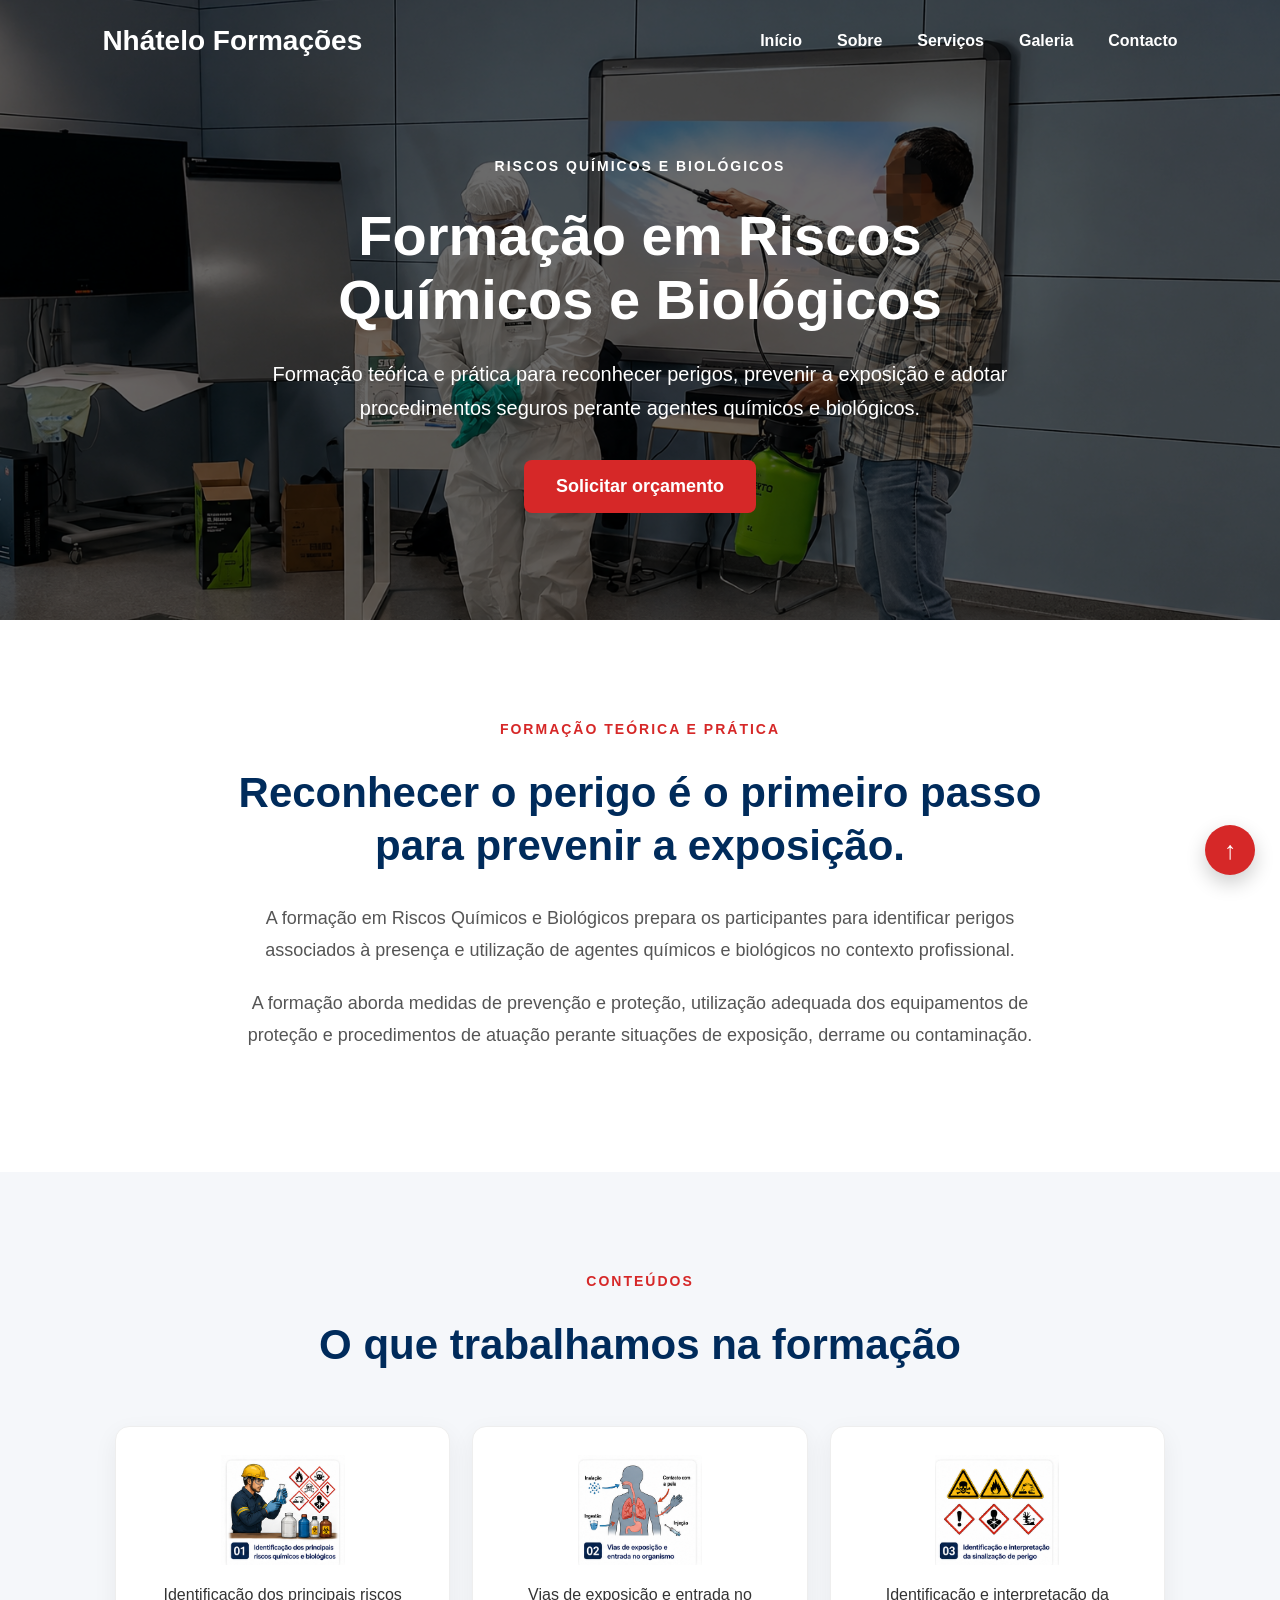
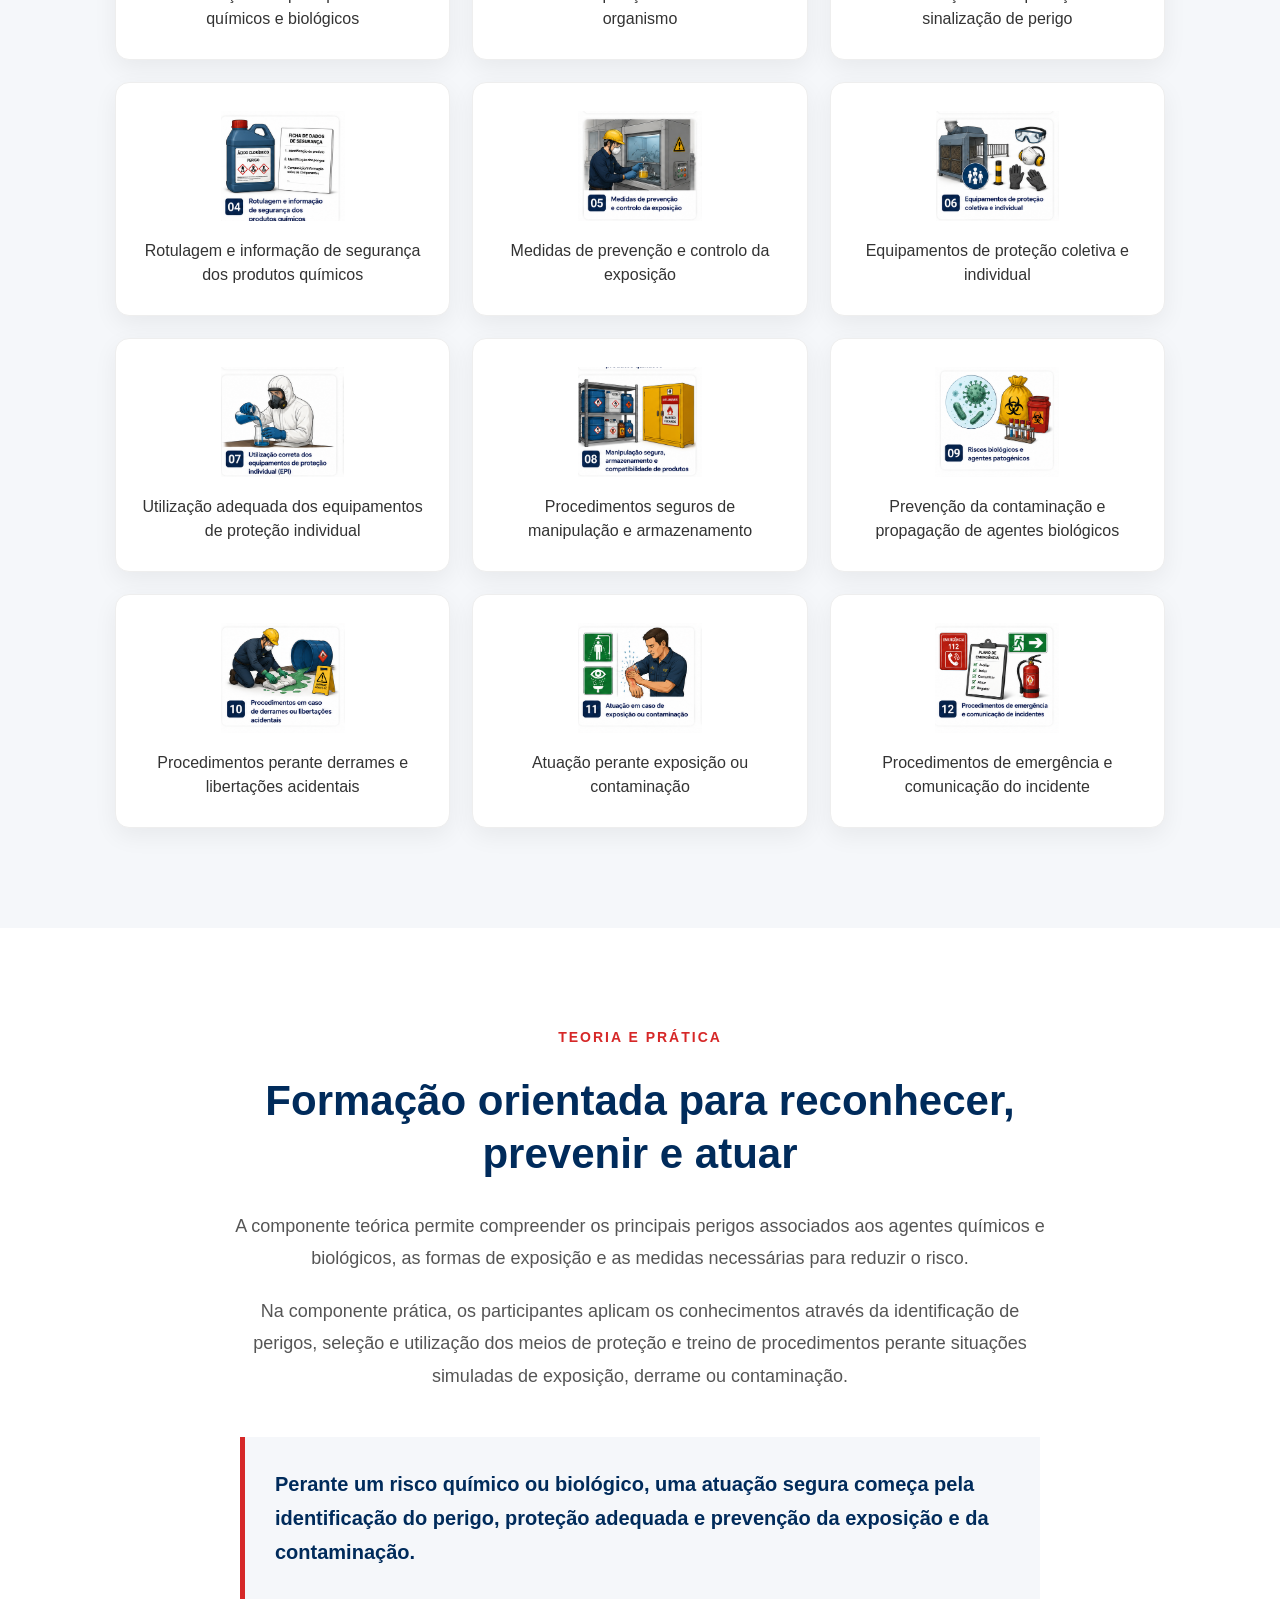
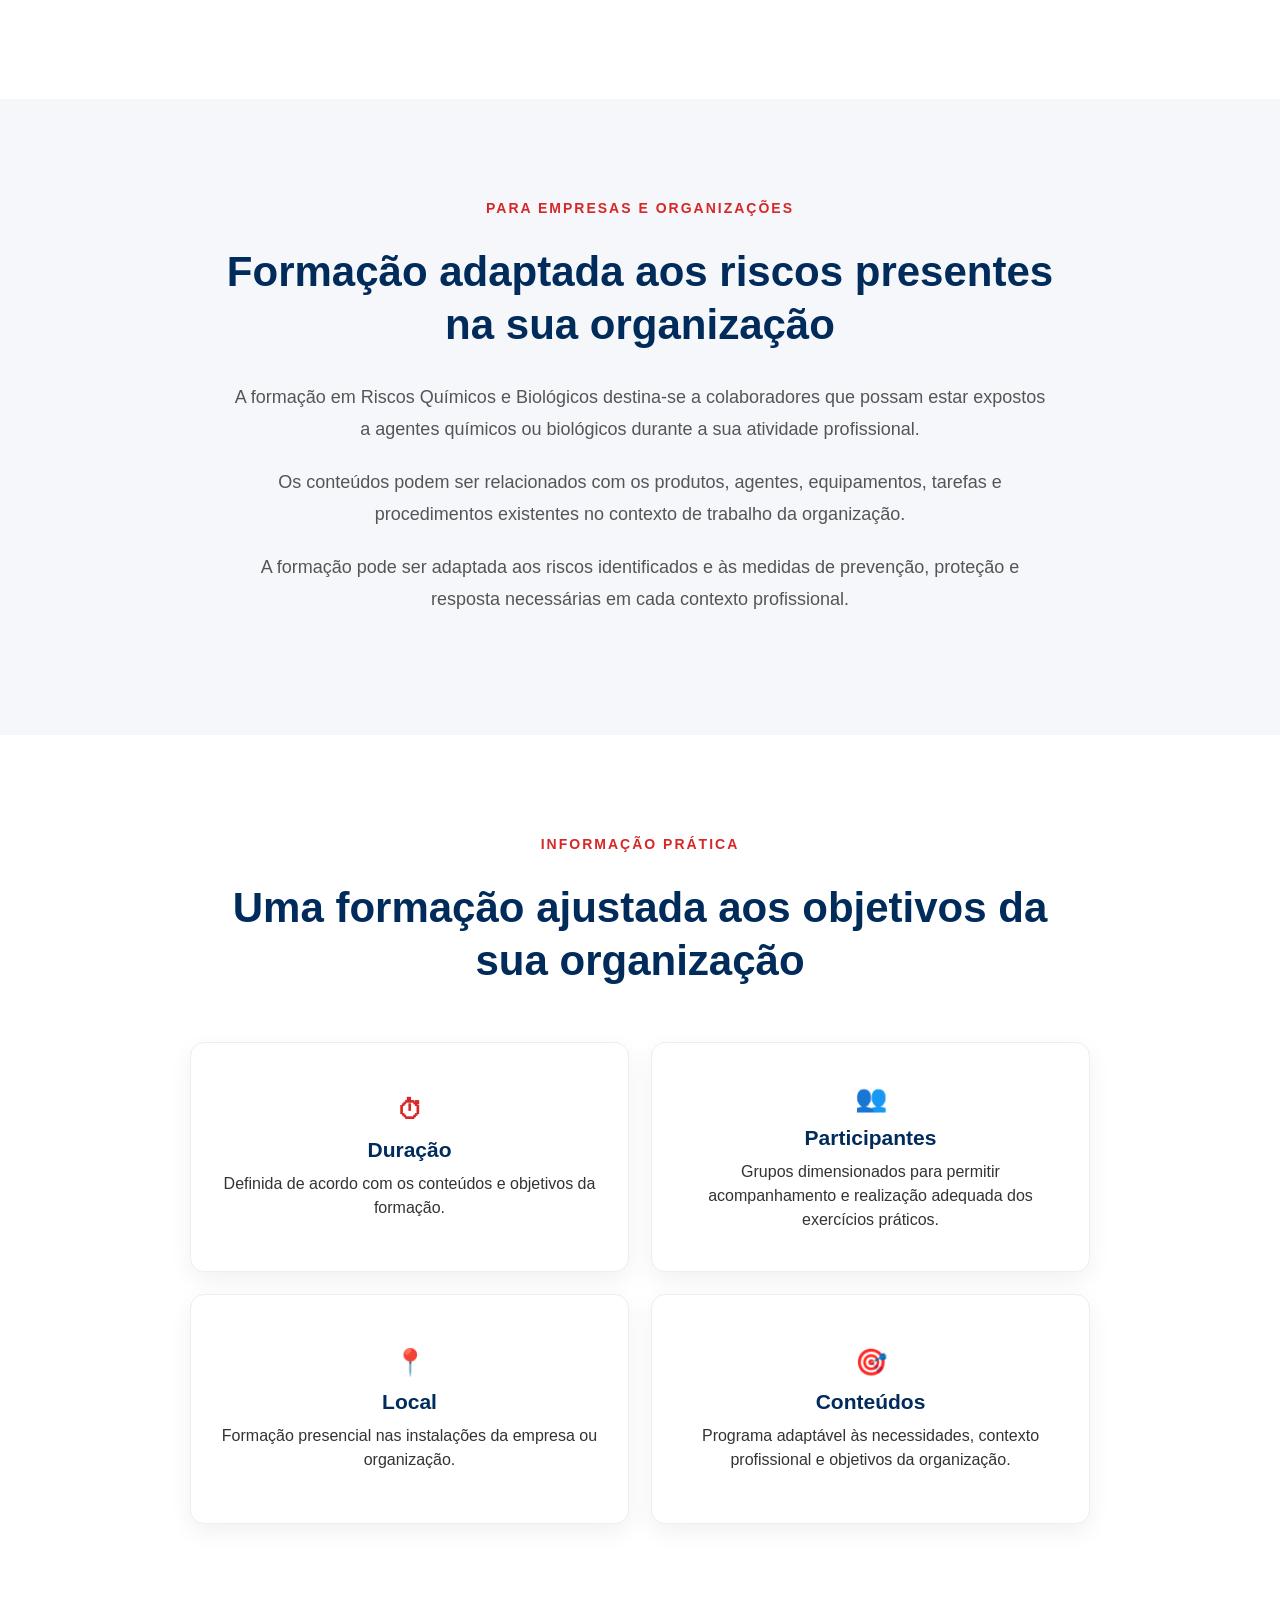
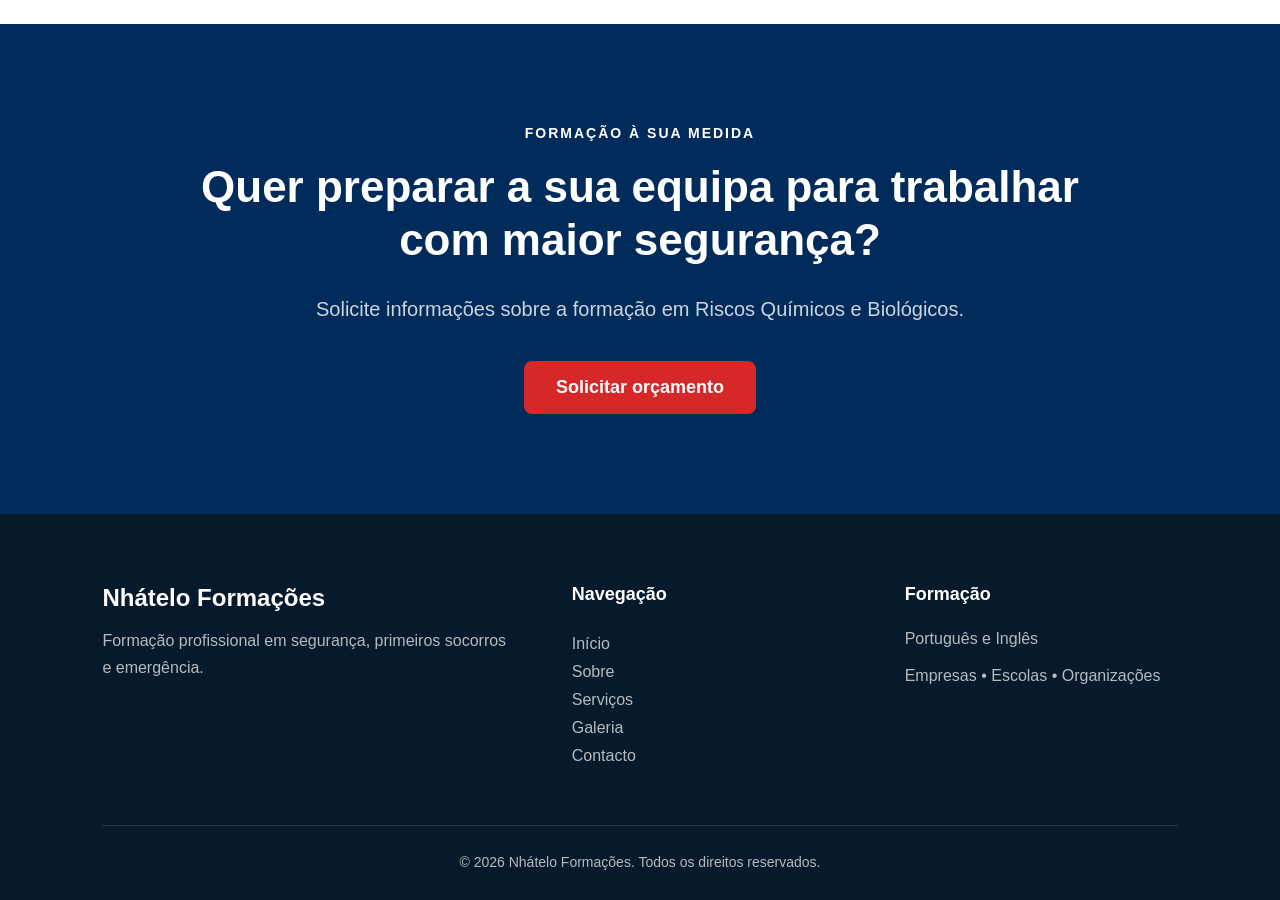
<file: riscos-quimicos-biologicos.html>
<!DOCTYPE html>
<html lang="pt-PT">

<head>

    <meta charset="UTF-8">

    <meta name="viewport" content="width=device-width, initial-scale=1.0">

   <title>Formação em Riscos Químicos e Biológicos | Nhátelo Formações</title>

<meta
    name="description"
    content="Formação teórica e prática em Riscos Químicos e Biológicos para empresas e organizações. Identificação de perigos, prevenção da exposição, proteção e atuação em caso de incidente."
>

    <meta name="author" content="Tomás Nhátelo">

    <meta name="robots" content="index, follow">

    <link rel="stylesheet" href="css/style.css">

</head>


<body>


<!-- =========================================
     MENU
========================================= -->

<nav>

   <div class="logo">
    Nhátelo Formações
</div>

    <button
        class="menu-toggle"
        id="menu-toggle"
        aria-label="Abrir menu">
        ☰
    </button>

    <ul id="nav-menu">

        <li>
            <a href="index.html#inicio">Início</a>
        </li>

        <li>
            <a href="index.html#sobre">Sobre</a>
        </li>

        <li>
            <a href="index.html#servicos">Serviços</a>
        </li>

        <li>
            <a href="index.html#galeria">Galeria</a>
        </li>

        <li>
            <a href="index.html#contacto">Contacto</a>
        </li>

    </ul>

</nav>


<!-- =========================================
     HERO RISCOS QUÍMICOS E BIOLÓGICOS
========================================= -->

<header class="training-page-hero">

    <img
        src="images/riscos-quimicos-biologicos.png"
        alt="Formação teórica e prática em Riscos Químicos e Biológicos"
    >

    <div class="training-page-hero-overlay">

        <span class="section-label">
            RISCOS QUÍMICOS E BIOLÓGICOS
        </span>

        <h1>
            Formação em Riscos Químicos e Biológicos
        </h1>

        <p>
            Formação teórica e prática para reconhecer perigos,
            prevenir a exposição e adotar procedimentos seguros
            perante agentes químicos e biológicos.
        </p>

        <a href="index.html#contacto" class="btn">
            Solicitar orçamento
        </a>

    </div>

</header>


<!-- =========================================
     INTRODUÇÃO
========================================= -->

<main>

<section class="training-page-section">

    <div class="training-page-content">

        <span class="section-label">
            FORMAÇÃO TEÓRICA E PRÁTICA
        </span>

        <h2>
            Reconhecer o perigo é o primeiro passo
            para prevenir a exposição.
        </h2>

        <p>
            A formação em Riscos Químicos e Biológicos prepara os participantes
            para identificar perigos associados à presença e utilização
            de agentes químicos e biológicos no contexto profissional.
        </p>

        <p>
            A formação aborda medidas de prevenção e proteção, utilização
            adequada dos equipamentos de proteção e procedimentos de atuação
            perante situações de exposição, derrame ou contaminação.
        </p>

    </div>

</section>


<!-- =========================================
     CONTEÚDOS
========================================= -->

<section class="training-page-section training-page-light">

    <div class="training-page-content">

        <span class="section-label">
            CONTEÚDOS
        </span>

        <h2>
            O que trabalhamos na formação
        </h2>

        <div class="training-content-grid">

            <div class="training-content-item">
                <img
                    src="images/riscos-quimicos-biologicos-01-identificacao-riscos.png"
                    alt="Identificação dos principais riscos químicos e biológicos"
                    class="training-card-image"
                >
                <span>Identificação dos principais riscos químicos e biológicos</span>
            </div>

            <div class="training-content-item">
                <img
                    src="images/riscos-quimicos-biologicos-02-vias-exposicao.png"
                    alt="Vias de exposição e entrada no organismo"
                    class="training-card-image"
                >
                <span>Vias de exposição e entrada no organismo</span>
            </div>

            <div class="training-content-item">
                <img
                    src="images/riscos-quimicos-biologicos-03-sinalizacao-perigo.png"
                    alt="Identificação e interpretação da sinalização de perigo"
                    class="training-card-image"
                >
                <span>Identificação e interpretação da sinalização de perigo</span>
            </div>

            <div class="training-content-item">
                <img
                    src="images/riscos-quimicos-biologicos-04-rotulagem-seguranca.png"
                    alt="Rotulagem e informação de segurança dos produtos químicos"
                    class="training-card-image"
                >
                <span>Rotulagem e informação de segurança dos produtos químicos</span>
            </div>

            <div class="training-content-item">
                <img
                    src="images/riscos-quimicos-biologicos-05-prevencao-controlo.png"
                    alt="Medidas de prevenção e controlo da exposição"
                    class="training-card-image"
                >
                <span>Medidas de prevenção e controlo da exposição</span>
            </div>

            <div class="training-content-item">
                <img
                    src="images/riscos-quimicos-biologicos-06-protecao-coletiva-individual.png"
                    alt="Equipamentos de proteção coletiva e individual"
                    class="training-card-image"
                >
                <span>Equipamentos de proteção coletiva e individual</span>
            </div>

            <div class="training-content-item">
                <img
                    src="images/riscos-quimicos-biologicos-07-utilizacao-epi.png"
                    alt="Utilização adequada dos equipamentos de proteção individual"
                    class="training-card-image"
                >
                <span>Utilização adequada dos equipamentos de proteção individual</span>
            </div>

            <div class="training-content-item">
                <img
                    src="images/riscos-quimicos-biologicos-08-manipulacao-armazenamento.png"
                    alt="Procedimentos seguros de manipulação e armazenamento"
                    class="training-card-image"
                >
                <span>Procedimentos seguros de manipulação e armazenamento</span>
            </div>

            <div class="training-content-item">
                <img
                    src="images/riscos-quimicos-biologicos-09-contaminacao-biologica.png"
                    alt="Prevenção da contaminação e propagação de agentes biológicos"
                    class="training-card-image"
                >
                <span>Prevenção da contaminação e propagação de agentes biológicos</span>
            </div>

            <div class="training-content-item">
                <img
                    src="images/riscos-quimicos-biologicos-10-derrames-libertacoes.png"
                    alt="Procedimentos perante derrames e libertações acidentais"
                    class="training-card-image"
                >
                <span>Procedimentos perante derrames e libertações acidentais</span>
            </div>

            <div class="training-content-item">
                <img
                    src="images/riscos-quimicos-biologicos-11-exposicao-contaminacao.png"
                    alt="Atuação perante exposição ou contaminação"
                    class="training-card-image"
                >
                <span>Atuação perante exposição ou contaminação</span>
            </div>

            <div class="training-content-item">
                <img
                    src="images/riscos-quimicos-biologicos-12-emergencia-comunicacao.png"
                    alt="Procedimentos de emergência e comunicação do incidente"
                    class="training-card-image"
                >
                <span>Procedimentos de emergência e comunicação do incidente</span>
            </div>

        </div>

    </div>

</section>


<!-- =========================================
     METODOLOGIA
========================================= -->

<section class="training-page-section">

    <div class="training-page-content">

        <span class="section-label">
            TEORIA E PRÁTICA
        </span>

        <h2>
            Formação orientada para reconhecer, prevenir e atuar
        </h2>

        <p>
            A componente teórica permite compreender os principais perigos
            associados aos agentes químicos e biológicos, as formas de exposição
            e as medidas necessárias para reduzir o risco.
        </p>

        <p>
            Na componente prática, os participantes aplicam os conhecimentos
            através da identificação de perigos, seleção e utilização dos meios
            de proteção e treino de procedimentos perante situações simuladas
            de exposição, derrame ou contaminação.
        </p>

        <div class="training-highlight">

            Perante um risco químico ou biológico, uma atuação segura começa
            pela identificação do perigo, proteção adequada e prevenção
            da exposição e da contaminação.

        </div>

    </div>

</section>


<!-- =========================================
     PARA EMPRESAS E ORGANIZAÇÕES
========================================= -->

<section class="training-page-section training-page-light">

    <div class="training-page-content">

        <span class="section-label">
            PARA EMPRESAS E ORGANIZAÇÕES
        </span>

        <h2>
            Formação adaptada aos riscos presentes na sua organização
        </h2>

        <p>
            A formação em Riscos Químicos e Biológicos destina-se a colaboradores
            que possam estar expostos a agentes químicos ou biológicos
            durante a sua atividade profissional.
        </p>

        <p>
            Os conteúdos podem ser relacionados com os produtos, agentes,
            equipamentos, tarefas e procedimentos existentes
            no contexto de trabalho da organização.
        </p>

        <p>
            A formação pode ser adaptada aos riscos identificados e às medidas
            de prevenção, proteção e resposta necessárias em cada contexto profissional.
        </p>

    </div>

</section>



<!-- =========================================
     INFORMAÇÃO PRÁTICA
========================================= -->

<section class="training-page-section">

    <div class="training-page-content">

        <span class="section-label">
            INFORMAÇÃO PRÁTICA
        </span>

        <h2>
            Uma formação ajustada aos objetivos da sua organização
        </h2>

        <div class="training-content-grid practical-info-grid">

            <div class="training-content-item">
                <strong>⏱</strong>
                <h3>Duração</h3>
                <span>
                    Definida de acordo com os conteúdos
                    e objetivos da formação.
                </span>
            </div>

            <div class="training-content-item">
                <strong>👥</strong>
                <h3>Participantes</h3>
                <span>
                    Grupos dimensionados para permitir acompanhamento
                    e realização adequada dos exercícios práticos.
                </span>
            </div>

            <div class="training-content-item">
                <strong>📍</strong>
                <h3>Local</h3>
                <span>
                    Formação presencial nas instalações
                    da empresa ou organização.
                </span>
            </div>

            <div class="training-content-item">
                <strong>🎯</strong>
                <h3>Conteúdos</h3>
                <span>
                    Programa adaptável às necessidades,
                    contexto profissional e objetivos
                    da organização.
                </span>
            </div>

        </div>

    </div>

</section>

<!-- =========================================
     CTA
========================================= -->

<section class="cta" id="pedido-orcamento">

    <div class="cta-content">

        <span class="section-label">
            FORMAÇÃO À SUA MEDIDA
        </span>

        <h2>
            Quer preparar a sua equipa
            para trabalhar com maior segurança?
        </h2>

        <p>
            Solicite informações sobre a formação em
            Riscos Químicos e Biológicos.
        </p>

        <a href="index.html#contacto" class="btn">
            Solicitar orçamento
        </a>

    </div>

</section>

</main>


<!-- =========================================
     RODAPÉ
========================================= -->

<footer class="footer">

    <div class="footer-content">

        <div class="footer-brand">

           <h3>
    Nhátelo Formações
</h3>

            <p>
                Formação profissional em segurança,
                primeiros socorros e emergência.
            </p>

        </div>

        <div class="footer-links">

            <h4>
                Navegação
            </h4>

            <a href="index.html">Início</a>
            <a href="index.html#sobre">Sobre</a>
            <a href="index.html#servicos">Serviços</a>
            <a href="index.html#galeria">Galeria</a>
            <a href="index.html#contacto">Contacto</a>

        </div>

        <div class="footer-contact">

            <h4>
                Formação
            </h4>

            <p>
                Português e Inglês
            </p>

            <p>
                Empresas • Escolas • Organizações
            </p>

        </div>

    </div>

    <div class="footer-bottom">

       <p>
    © 2026 Nhátelo Formações.
    Todos os direitos reservados.
</p>

    </div>

</footer>
<!-- BOTÃO VOLTAR AO TOPO -->

<a href="#" class="back-to-top" aria-label="Voltar ao topo">
    ↑
</a>

<script src="js/script.js"></script>

</body>

</html>
</file>
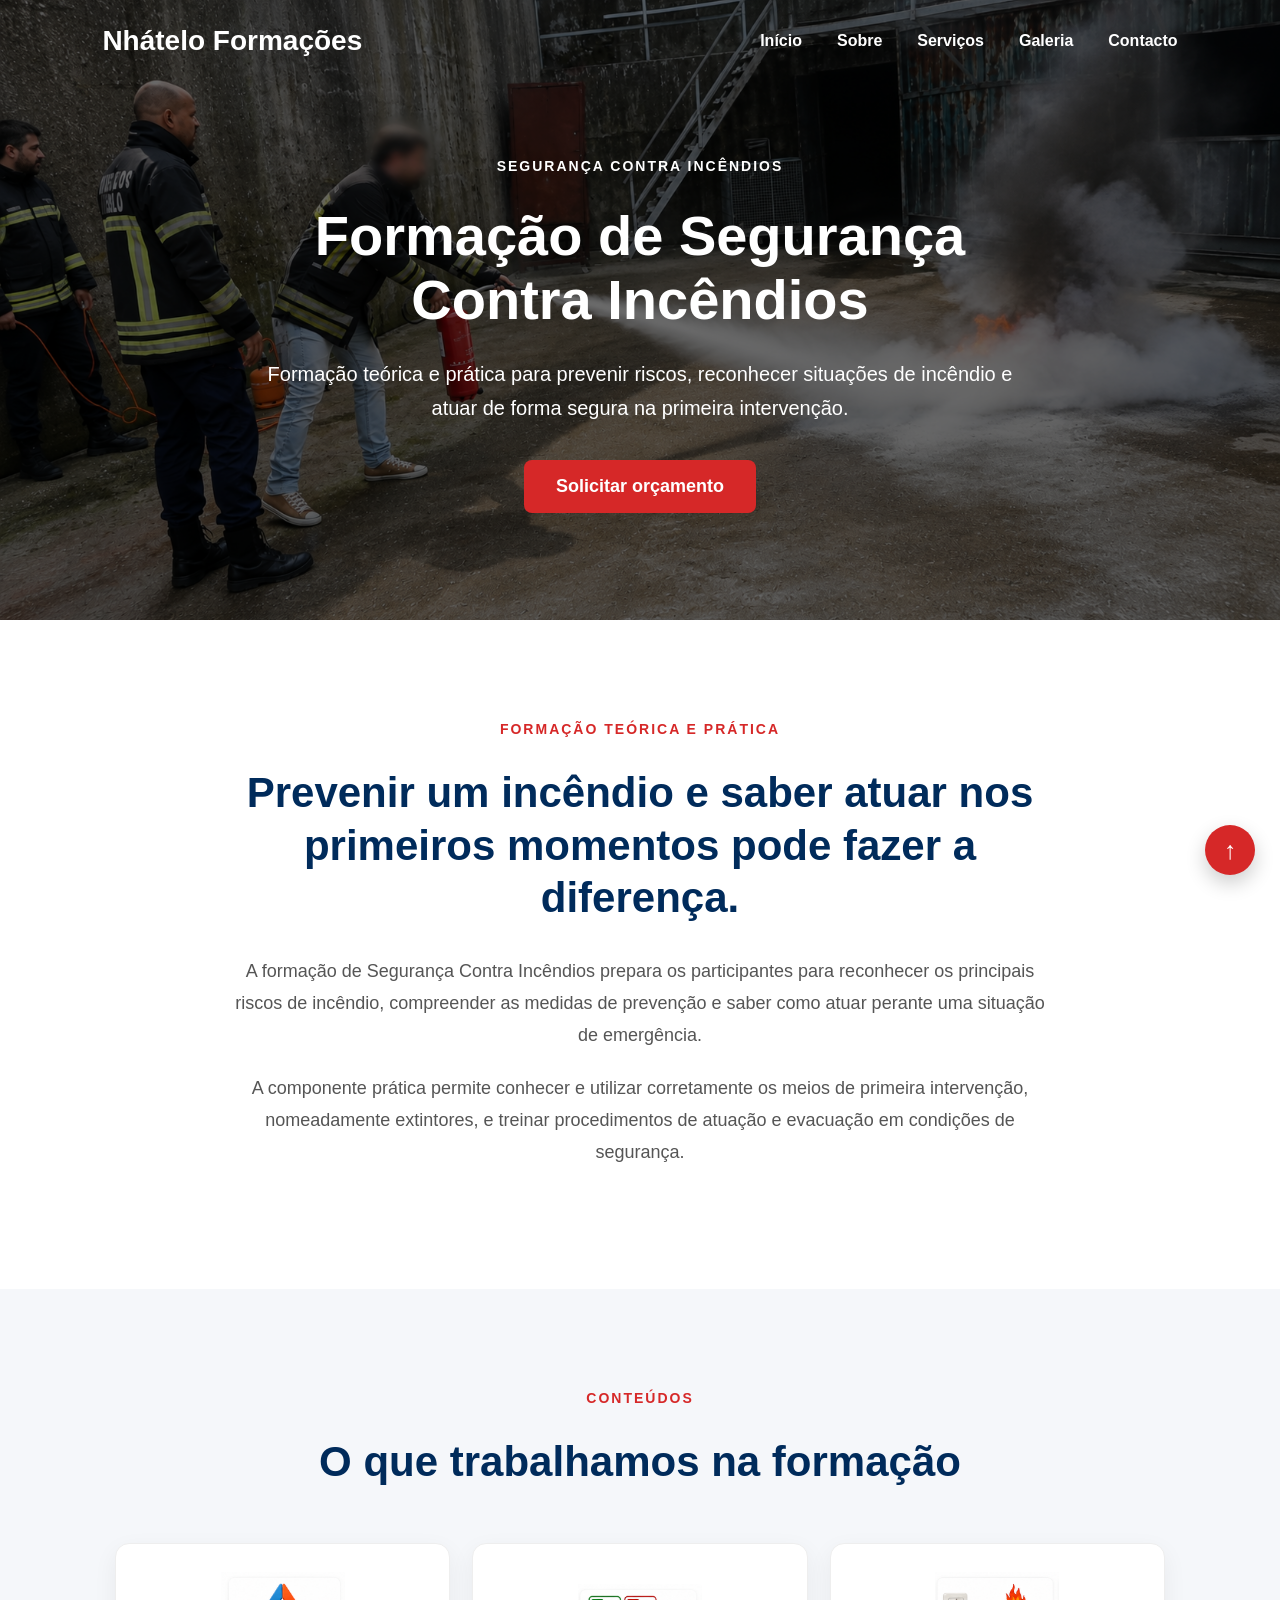
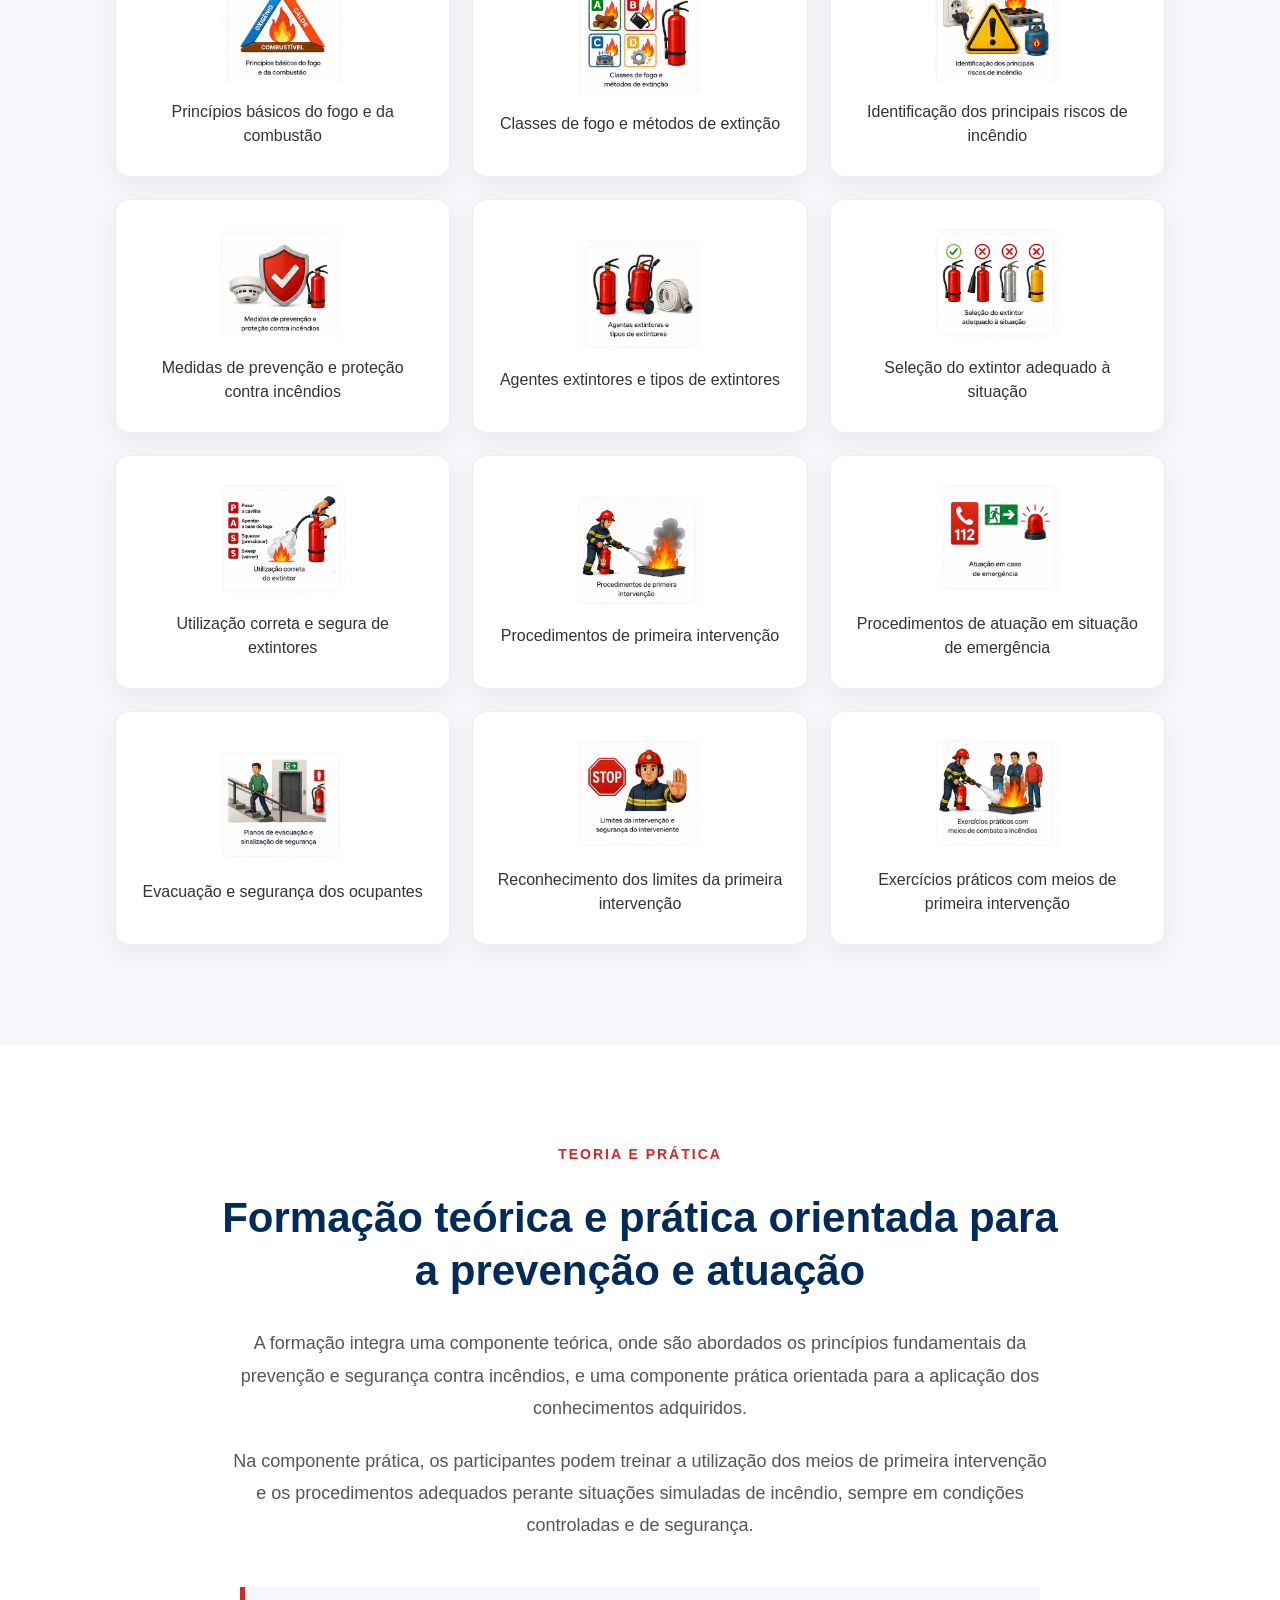
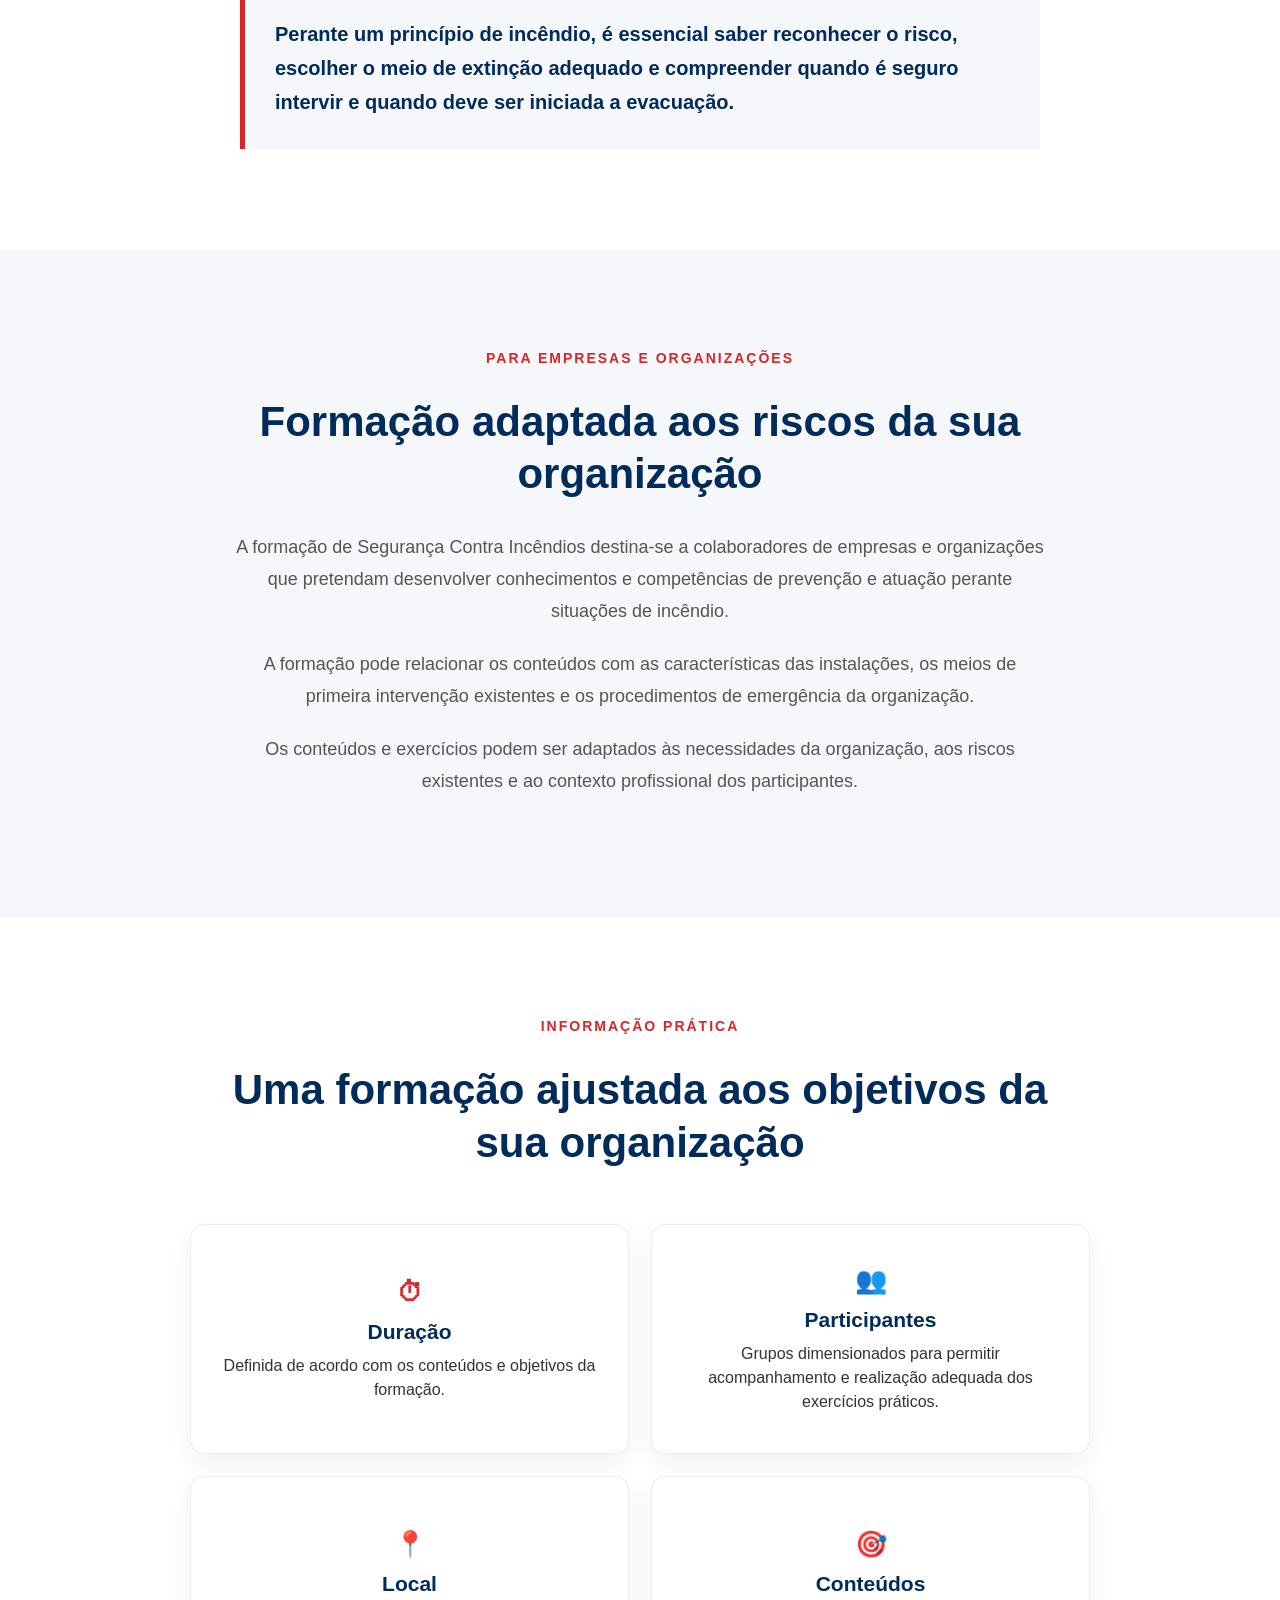
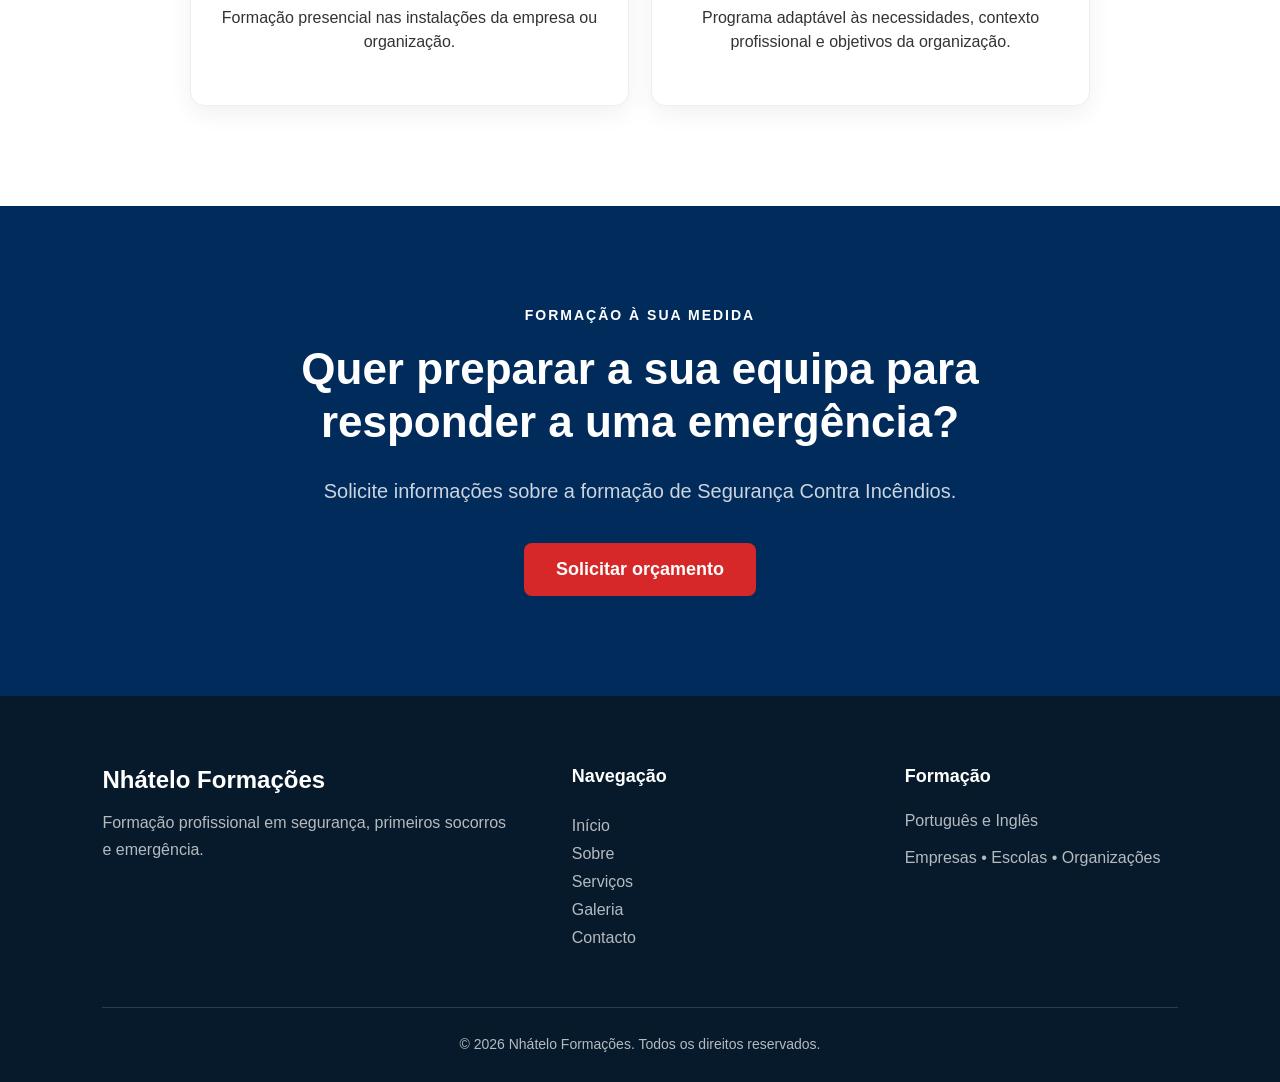
<file: seguranca-contra-incendios.html>
<!DOCTYPE html>
<html lang="pt-PT">

<head>

    <meta charset="UTF-8">

    <meta name="viewport" content="width=device-width, initial-scale=1.0">

    <title>Formação de Segurança Contra Incêndios | Nhátelo Formações</title>

    <meta
    name="description"
    content="Formação teórica e prática de Segurança Contra Incêndios para empresas e organizações. Prevenção, utilização de extintores, primeira intervenção e procedimentos de emergência."
>

    <meta name="author" content="Tomás Nhátelo">

    <meta name="robots" content="index, follow">

    <link rel="stylesheet" href="css/style.css">

</head>


<body>


<!-- =========================================
     MENU
========================================= -->

<nav>

   <div class="logo">
    Nhátelo Formações
</div>

    <button
        class="menu-toggle"
        id="menu-toggle"
        aria-label="Abrir menu">
        ☰
    </button>

    <ul id="nav-menu">

        <li>
            <a href="index.html#inicio">Início</a>
        </li>

        <li>
            <a href="index.html#sobre">Sobre</a>
        </li>

        <li>
            <a href="index.html#servicos">Serviços</a>
        </li>

        <li>
            <a href="index.html#galeria">Galeria</a>
        </li>

        <li>
            <a href="index.html#contacto">Contacto</a>
        </li>

    </ul>

</nav>


<!-- =========================================
     HERO SEGURANÇA CONTRA INCÊNDIOS
========================================= -->

<header class="training-page-hero">

    <img
        src="images/seguranca-incendios.png"
        alt="Formação teórica e prática de Segurança Contra Incêndios"
    >

    <div class="training-page-hero-overlay">

        <span class="section-label">
            SEGURANÇA CONTRA INCÊNDIOS
        </span>

        <h1>
            Formação de Segurança Contra Incêndios
        </h1>

        <p>
            Formação teórica e prática para prevenir riscos,
            reconhecer situações de incêndio e atuar de forma segura
            na primeira intervenção.
        </p>

        <a href="index.html#contacto" class="btn">
            Solicitar orçamento
        </a>

    </div>

</header>


<!-- =========================================
     INTRODUÇÃO
========================================= -->

<main>

<section class="training-page-section">

    <div class="training-page-content">

        <span class="section-label">
            FORMAÇÃO TEÓRICA E PRÁTICA
        </span>

        <h2>
            Prevenir um incêndio e saber atuar nos primeiros momentos
            pode fazer a diferença.
        </h2>

        <p>
            A formação de Segurança Contra Incêndios prepara os participantes
            para reconhecer os principais riscos de incêndio, compreender
            as medidas de prevenção e saber como atuar perante uma situação
            de emergência.
        </p>

        <p>
            A componente prática permite conhecer e utilizar corretamente
            os meios de primeira intervenção, nomeadamente extintores,
            e treinar procedimentos de atuação e evacuação em condições
            de segurança.
        </p>

    </div>

</section>


<!-- =========================================
     CONTEÚDOS
========================================= -->

<section class="training-page-section training-page-light">

    <div class="training-page-content">

        <span class="section-label">
            CONTEÚDOS
        </span>

        <h2>
            O que trabalhamos na formação
        </h2>

        <div class="training-content-grid">

            <div class="training-content-item">
                <img
                    src="images/seguranca-incendios-01-principios-fogo-combustao.png"
                    alt="Princípios básicos do fogo e da combustão"
                    class="training-card-image"
                >
                <span>Princípios básicos do fogo e da combustão</span>
            </div>

            <div class="training-content-item">
                <img
                    src="images/seguranca-incendios-02-classes-fogo-extincao.png"
                    alt="Classes de fogo e métodos de extinção"
                    class="training-card-image"
                >
                <span>Classes de fogo e métodos de extinção</span>
            </div>

            <div class="training-content-item">
                <img
                    src="images/seguranca-incendios-03-riscos-incendio.png"
                    alt="Identificação dos principais riscos de incêndio"
                    class="training-card-image"
                >
                <span>Identificação dos principais riscos de incêndio</span>
            </div>

            <div class="training-content-item">
                <img
                    src="images/seguranca-incendios-04-prevencao-protecao.png"
                    alt="Medidas de prevenção e proteção contra incêndios"
                    class="training-card-image"
                >
                <span>Medidas de prevenção e proteção contra incêndios</span>
            </div>

            <div class="training-content-item">
                <img
                    src="images/seguranca-incendios-05-agentes-extintores.png"
                    alt="Agentes extintores e tipos de extintores"
                    class="training-card-image"
                >
                <span>Agentes extintores e tipos de extintores</span>
            </div>

            <div class="training-content-item">
                <img
                    src="images/seguranca-incendios-06-selecao-extintor.png"
                    alt="Seleção do extintor adequado à situação"
                    class="training-card-image"
                >
                <span>Seleção do extintor adequado à situação</span>
            </div>

            <div class="training-content-item">
                <img
                    src="images/seguranca-incendios-07-utilizacao-extintor.png"
                    alt="Utilização correta e segura de extintores"
                    class="training-card-image"
                >
                <span>Utilização correta e segura de extintores</span>
            </div>

            <div class="training-content-item">
                <img
                    src="images/seguranca-incendios-08-primeira-intervencao.png"
                    alt="Procedimentos de primeira intervenção"
                    class="training-card-image"
                >
                <span>Procedimentos de primeira intervenção</span>
            </div>

            <div class="training-content-item">
                <img
                    src="images/seguranca-incendios-09-atuacao-emergencia.png"
                    alt="Procedimentos de atuação em situação de emergência"
                    class="training-card-image"
                >
                <span>Procedimentos de atuação em situação de emergência</span>
            </div>

            <div class="training-content-item">
                <img
                    src="images/seguranca-incendios-10-evacuacao-sinalizacao.png"
                    alt="Evacuação e segurança dos ocupantes"
                    class="training-card-image"
                >
                <span>Evacuação e segurança dos ocupantes</span>
            </div>

            <div class="training-content-item">
                <img
                    src="images/seguranca-incendios-11-limites-intervencao.png"
                    alt="Reconhecimento dos limites da primeira intervenção"
                    class="training-card-image"
                >
                <span>Reconhecimento dos limites da primeira intervenção</span>
            </div>

            <div class="training-content-item">
                <img
                    src="images/seguranca-incendios-12-exercicios-praticos.png"
                    alt="Exercícios práticos com meios de primeira intervenção"
                    class="training-card-image"
                >
                <span>Exercícios práticos com meios de primeira intervenção</span>
            </div>

        </div>

    </div>

</section>


<!-- =========================================
     METODOLOGIA
========================================= -->

<section class="training-page-section">

    <div class="training-page-content">

        <span class="section-label">
            TEORIA E PRÁTICA
        </span>

        <h2>
            Formação teórica e prática orientada para a prevenção e atuação
        </h2>

        <p>
            A formação integra uma componente teórica, onde são abordados
            os princípios fundamentais da prevenção e segurança contra
            incêndios, e uma componente prática orientada para a aplicação
            dos conhecimentos adquiridos.
        </p>

        <p>
            Na componente prática, os participantes podem treinar a utilização
            dos meios de primeira intervenção e os procedimentos adequados
            perante situações simuladas de incêndio, sempre em condições
            controladas e de segurança.
        </p>

        <div class="training-highlight">

            Perante um princípio de incêndio, é essencial saber reconhecer
            o risco, escolher o meio de extinção adequado e compreender
            quando é seguro intervir e quando deve ser iniciada a evacuação.

        </div>

    </div>

</section>


<!-- =========================================
     PARA EMPRESAS E ORGANIZAÇÕES
========================================= -->

<section class="training-page-section training-page-light">

    <div class="training-page-content">

        <span class="section-label">
            PARA EMPRESAS E ORGANIZAÇÕES
        </span>

        <h2>
            Formação adaptada aos riscos da sua organização
        </h2>

        <p>
            A formação de Segurança Contra Incêndios destina-se a colaboradores
            de empresas e organizações que pretendam desenvolver conhecimentos
            e competências de prevenção e atuação perante situações de incêndio.
        </p>

        <p>
            A formação pode relacionar os conteúdos com as características
            das instalações, os meios de primeira intervenção existentes
            e os procedimentos de emergência da organização.
        </p>

        <p>
            Os conteúdos e exercícios podem ser adaptados às necessidades
            da organização, aos riscos existentes e ao contexto profissional
            dos participantes.
        </p>

    </div>

</section>



<!-- =========================================
     INFORMAÇÃO PRÁTICA
========================================= -->

<section class="training-page-section">

    <div class="training-page-content">

        <span class="section-label">
            INFORMAÇÃO PRÁTICA
        </span>

        <h2>
            Uma formação ajustada aos objetivos da sua organização
        </h2>

        <div class="training-content-grid practical-info-grid">

            <div class="training-content-item">
                <strong>⏱</strong>
                <h3>Duração</h3>
                <span>
                    Definida de acordo com os conteúdos
                    e objetivos da formação.
                </span>
            </div>

            <div class="training-content-item">
                <strong>👥</strong>
                <h3>Participantes</h3>
                <span>
                    Grupos dimensionados para permitir acompanhamento
                    e realização adequada dos exercícios práticos.
                </span>
            </div>

            <div class="training-content-item">
                <strong>📍</strong>
                <h3>Local</h3>
                <span>
                    Formação presencial nas instalações
                    da empresa ou organização.
                </span>
            </div>

            <div class="training-content-item">
                <strong>🎯</strong>
                <h3>Conteúdos</h3>
                <span>
                    Programa adaptável às necessidades,
                    contexto profissional e objetivos
                    da organização.
                </span>
            </div>

        </div>

    </div>

</section>

<!-- =========================================
     CTA
========================================= -->

<section class="cta" id="pedido-orcamento">

    <div class="cta-content">

        <span class="section-label">
            FORMAÇÃO À SUA MEDIDA
        </span>

        <h2>
            Quer preparar a sua equipa
            para responder a uma emergência?
        </h2>

        <p>
           Solicite informações sobre a formação de
Segurança Contra Incêndios.
        </p>

        <a href="index.html#contacto" class="btn">
            Solicitar orçamento
        </a>

    </div>

</section>

</main>


<!-- =========================================
     RODAPÉ
========================================= -->

<footer class="footer">

    <div class="footer-content">

        <div class="footer-brand">

           <h3>
    Nhátelo Formações
</h3>

            <p>
                Formação profissional em segurança,
                primeiros socorros e emergência.
            </p>

        </div>

        <div class="footer-links">

            <h4>
                Navegação
            </h4>

            <a href="index.html">Início</a>
            <a href="index.html#sobre">Sobre</a>
            <a href="index.html#servicos">Serviços</a>
            <a href="index.html#galeria">Galeria</a>
            <a href="index.html#contacto">Contacto</a>

        </div>

        <div class="footer-contact">

            <h4>
                Formação
            </h4>

            <p>
                Português e Inglês
            </p>

            <p>
                Empresas • Escolas • Organizações
            </p>

        </div>

    </div>

    <div class="footer-bottom">

       <p>
    © 2026 Nhátelo Formações.
    Todos os direitos reservados.
</p>

    </div>

</footer>
<!-- BOTÃO VOLTAR AO TOPO -->

<a href="#" class="back-to-top" aria-label="Voltar ao topo">
    ↑
</a>

<script src="js/script.js"></script>

</body>

</html>
</file>
<file: css/style.css>
html {
    scroll-behavior: smooth;
}
*{

margin:0;
padding:0;
box-sizing:border-box;
font-family:Arial, Helvetica, sans-serif;

}


html{

scroll-behavior:smooth;

}



body{

color:#333;

}





/* MENU */


nav{

position:absolute;

top:0;

left:0;

width:100%;

display:flex;

justify-content:space-between;

align-items:center;

padding:25px 8%;

z-index:10;

}



.logo {
    color: white;
    font-size: 28px;
    font-weight: bold;
}

.logo img {
    display: block;
    width: auto;
    height: 90px;
}


nav ul{

display:flex;

list-style:none;

gap:35px;

}



nav a{

color:white;

text-decoration:none;

font-weight:bold;

}




/* HERO */


.hero{
    height: 100vh;

   background:
    linear-gradient(
   rgba(0,0,0,.40),
rgba(0,0,0,.40)
    ),
    url("../images/hero.jpeg");

    background-position: center;
   background-size: cover;
    background-repeat: no-repeat;
    background-color: #000;

    display: flex;
    justify-content: center;
    align-items: center;
}




.overlay{


text-align:center;

color:white;

padding:20px;


}




.overlay h1{

font-size:64px;

max-width:900px;

margin-bottom:20px;

}



.overlay p{

font-size:24px;

margin-bottom:40px;

}




.buttons{

display:flex;

justify-content:center;

gap:20px;

flex-wrap:wrap;

}



.btn{


background:#d62828;

padding:18px 40px;

border-radius:8px;

color:white;

text-decoration:none;

font-size:20px;

font-weight:bold;

transition:.3s;


}



.btn:hover{

transform:scale(1.05);

background:#a4161a;

}




.btn-secondary{

background:white;

color:#002B5B;

}






/* SECÇÕES */


section{

padding:100px 8%;

text-align:center;

}



h2{

font-size:42px;

color:#002B5B;

margin-bottom:40px;

}






/* SOBRE */


.about{

background:#f5f7fa;

}



.intro{

max-width:850px;

margin:auto;

font-size:20px;

line-height:1.8;

color:#555;

}




/* CARTÕES */


.cards{


display:flex;

justify-content:center;

gap:30px;

flex-wrap:wrap;

margin-top:60px;


}



.card{


background:white;

width:300px;

padding:35px;

border-radius:15px;

box-shadow:

0 10px 30px rgba(0,0,0,.1);


transition:.3s;


}



.card:hover{

transform:translateY(-10px);

}



.card h3{

font-size:35px;

color:#d62828;

margin-bottom:20px;

}



.card p{

font-size:18px;

line-height:1.5;

}





/* SERVIÇOS */


.services{

background:white;

}







/* GALERIA */


.gallery{

background:#f5f7fa;

}






/* CONTACTO */


.contact{

background:#002B5B;

color:white;

}



.contact h2{

color:white;

}


.contact p{

font-size:20px;

margin-bottom:30px;

}

/* =========================================
   BARRA DE CONFIANÇA
========================================= */

.trust-bar {
    display: flex;
    justify-content: center;
    gap: 50px;
    padding: 40px 8%;
    background: #002B5B;
    color: white;
    flex-wrap: wrap;
}

.trust-bar div {
    text-align: center;
}

.trust-bar strong {
    display: block;
    font-size: 35px;
    color: #ffffff;
    margin-bottom: 10px;
}

.trust-bar span {
    font-size: 16px;
    color: #ffffff;
    opacity: .9;
}

/* =========================================
   SERVIÇOS / FORMAÇÕES
========================================= */


.services{

    background:#ffffff;

    padding:110px 8%;

}



.section-header{

    max-width:800px;

    margin:0 auto 70px;

    text-align:center;

}



.section-label{

    display:inline-block;

    color:#d62828;

    font-size:14px;

    font-weight:bold;

    letter-spacing:2px;

    margin-bottom:15px;

}



.section-header h2{

    margin-bottom:20px;

}



.section-header p{

    font-size:19px;

    line-height:1.7;

    color:#666;

}



.service-grid{

    max-width:1200px;

    margin:auto;

    display:grid;

    grid-template-columns:repeat(3, 1fr);

    gap:30px;

}



.service-card{

    background:#ffffff;

    padding:40px 30px;

    border-radius:15px;

    border:1px solid #eeeeee;

    box-shadow:0 10px 30px rgba(0,0,0,.08);

    transition:all .3s ease;

}



.service-card:hover{

    transform:translateY(-8px);

    box-shadow:0 18px 40px rgba(0,0,0,.14);

}



.service-icon{

    font-size:45px;

    margin-bottom:25px;

}



.service-card h3{

    font-size:24px;

    color:#002B5B;

    margin-bottom:18px;

}



.service-card p{

    font-size:16px;

    line-height:1.7;

    color:#666;

    margin-bottom:25px;

}



.service-card a{

    color:#d62828;

    text-decoration:none;

    font-weight:bold;

    transition:.3s;

}



.service-card a:hover{

    color:#a4161a;

}/* =========================================
   RESPONSIVE
========================================= */


@media (max-width:900px){

    .service-grid{

        grid-template-columns:repeat(2, 1fr);

    }

}



@media (max-width:650px){

    nav{

        padding:20px;

        flex-direction:column;

        gap:20px;

    }


    nav ul{

        gap:15px;

        flex-wrap:wrap;

        justify-content:center;

    }


    .overlay h1{

        font-size:42px;

    }


    .overlay p{

        font-size:19px;

    }


    .service-grid{

        grid-template-columns:1fr;

    }


    .services{

        padding:80px 6%;

    }


    .section-header h2{

        font-size:34px;

    }

}/* =========================================
   CORREÇÃO - SECÇÃO SOBRE MIM
========================================= */

.about {
    background: #f5f7fa;
    padding: 110px 8%;
}


.about-content {
    max-width: 1200px;
    margin: 0 auto;

    display: grid;
    grid-template-columns: 1.2fr 0.8fr;

    gap: 80px;

    align-items: center;
}


/* TEXTO */

.about-text {
    text-align: left;
}


.about-text .section-label {
    display: inline-block;

    color: #d62828;

    font-size: 14px;
    font-weight: bold;

    letter-spacing: 2px;

    margin-bottom: 15px;
}


.about-text h2 {
    font-size: 44px;

    line-height: 1.2;

    color: #002B5B;

    margin-bottom: 30px;
}


.about-text p {
    font-size: 18px;

    line-height: 1.8;

    color: #555;

    margin-bottom: 20px;
}


/* BOTÃO */

.about-text .btn {
    display: inline-block;

    margin-top: 15px;
}


/* CARTÕES DA DIREITA */

.about-highlights {
    display: flex;

    flex-direction: column;

    gap: 20px;
}


.highlight {
    background: white;

    padding: 30px;

    border-radius: 15px;

    box-shadow: 0 10px 30px rgba(0, 0, 0, 0.08);

    border-left: 5px solid #d62828;
}


.highlight strong {
    display: block;

    font-size: 32px;

    color: #002B5B;

    margin-bottom: 8px;
}


.highlight span {
    display: block;

    font-size: 16px;

    color: #666;

    line-height: 1.5;
}


/* =========================================
   SOBRE MIM - TELEMÓVEL
========================================= */

@media (max-width: 650px) {

    .about {
        padding: 80px 6%;
    }

    .about-content {
        grid-template-columns: 1fr;
        gap: 50px;
    }

    .about-text {
        text-align: center;
    }

    .about-text h2 {
        font-size: 36px;
    }

    .about-text .section-label {
        display: block;
    }

    .about-highlights {
        width: 100%;
    }

}
/* =========================================
   GALERIA
========================================= */

.gallery {

    background: #ffffff;

    padding: 110px 8%;

}


.gallery-grid {

    max-width: 1200px;

    margin: 0 auto;

    display: grid;

    grid-template-columns: repeat(3, 1fr);

    gap: 25px;

}


.gallery-item {

    height: 320px;

    overflow: hidden;

    border-radius: 15px;

    box-shadow: 0 10px 30px rgba(0, 0, 0, .10);

}


.gallery-item img {

    width: 100%;

    height: 100%;

    object-fit: cover;

    display: block;

    transition: transform .5s ease;

}


.gallery-item:hover img {

    transform: scale(1.08);

}/* =========================================
   GALERIA - RESPONSIVE
========================================= */

@media (max-width: 900px) {

    .gallery-grid {

        grid-template-columns: repeat(2, 1fr);

    }

}


@media (max-width: 650px) {

    .gallery-grid {

        grid-template-columns: 1fr;

    }


    .gallery-item {

        height: 280px;

    }

}/* =========================================
   CONTACTO
========================================= */

.contact {

    background: #002B5B;

    color: white;

    padding: 110px 8%;

}


.contact-header {

    max-width: 800px;

    margin: 0 auto 60px;

    text-align: center;

}


.contact-header .section-label {

    color: #ffffff;

}


.contact-header h2 {

    color: white;

    font-size: 42px;

    line-height: 1.2;

    margin-bottom: 20px;

}


.contact-header p {

    color: rgba(255,255,255,.85);

    font-size: 19px;

    line-height: 1.7;

}


.contact-content {

    max-width: 1100px;

    margin: 0 auto;

    display: grid;

    grid-template-columns: .8fr 1.2fr;

    gap: 60px;

    align-items: start;

}


/* INFORMAÇÃO */

.contact-info {

    padding-top: 20px;

}


.contact-info h3 {

    font-size: 30px;

    margin-bottom: 20px;

}


.contact-info > p {

    color: rgba(255,255,255,.85);

    font-size: 17px;

    line-height: 1.7;

    margin-bottom: 35px;

}


.contact-item {

    display: flex;

    flex-direction: column;

    gap: 7px;

    margin-bottom: 25px;

}


.contact-item strong {

    font-size: 18px;

}


.contact-item span {
    color: rgba(255,255,255,.75);
}

.contact-phone {
    color: rgba(255,255,255,.75);
    text-decoration: none;
    transition: 0.3s;
}

.contact-phone:hover {
    color: #ffffff;
}

.contact-whatsapp {
    display: inline-block;
    color: #25D366;
    text-decoration: none;
    font-weight: bold;
    margin-top: 6px;
    transition: 0.3s;
}

.contact-whatsapp:hover {
    color: #ffffff;
}




/* FORMULÁRIO */

.contact-form {

    background: white;

    padding: 40px;

    border-radius: 15px;

    box-shadow: 0 15px 40px rgba(0,0,0,.20);

}


.contact-form h3 {

    color: #002B5B;

    font-size: 28px;

    margin-bottom: 30px;

}


.form-group {

    margin-bottom: 20px;

}


.form-group label {

    display: block;

    color: #333;

    font-weight: bold;

    margin-bottom: 8px;

}


.form-group input,

.form-group textarea {

    width: 100%;

    padding: 14px 16px;

    border: 1px solid #ddd;

    border-radius: 8px;

    font-size: 16px;

    font-family: Arial, Helvetica, sans-serif;

    outline: none;

    transition: border-color .3s;

}


.form-group input:focus,

.form-group textarea:focus {

    border-color: #002B5B;

}


.form-group textarea {

    resize: vertical;

}


.contact-form .btn {

    border: none;

    cursor: pointer;

    width: 100%;

}/* =========================================
   CONTACTO - RESPONSIVE
========================================= */

@media (max-width: 800px) {

    .contact-content {

        grid-template-columns: 1fr;

        gap: 50px;

    }


    .contact-header h2 {

        font-size: 34px;

    }


    .contact-form {

        padding: 30px 25px;

    }

}/* =========================================
   RODAPÉ
========================================= */

.footer {
    background: #071a2b;
    color: white;
    padding: 70px 8% 0;
}

.footer-content {
    max-width: 1200px;
    margin: 0 auto;
    display: grid;
    grid-template-columns: 1.5fr 1fr 1fr;
    gap: 60px;
    padding-bottom: 60px;
}

.footer h3 {
    font-size: 24px;
    margin-bottom: 15px;
}

.footer h4 {
    font-size: 18px;
    margin-bottom: 20px;
}

.footer p {
    color: rgba(255,255,255,.7);
    line-height: 1.7;
}

.footer-links {
    display: flex;
    flex-direction: column;
    gap: 10px;
}

.footer-links a {
    color: rgba(255,255,255,.7);
    text-decoration: none;
    transition: .3s;
}

.footer-links a:hover {
    color: white;
}

.footer-contact p {
    margin-bottom: 10px;
}

.footer-bottom {
    border-top: 1px solid rgba(255,255,255,.15);
    padding: 25px 0;
    text-align: center;
}

.footer-bottom p {
    font-size: 14px;
}


/* =========================================
   RODAPÉ - RESPONSIVE
========================================= */

@media (max-width: 800px) {

    .footer {
        padding: 60px 6% 0;
    }

    .footer-content {
        grid-template-columns: 1fr;
        gap: 40px;
        text-align: center;
    }

    .footer-links {
        align-items: center;
    }

    .footer-bottom {
        margin-top: 20px;
    }

}/* =========================================
   FORMULÁRIO DE CONTACTO
========================================= */

.contact-form {
    background: #ffffff;
    padding: 40px;
    border-radius: 18px;
    box-shadow: 0 15px 40px rgba(0, 0, 0, 0.10);
}

.contact-form h3 {
    color: #002B5B;
    font-size: 28px;
    margin-bottom: 30px;
    text-align: center;
}

.contact-form label {
    display: block;
    color: #222;
    font-size: 16px;
    font-weight: bold;
    margin-bottom: 8px;
}

.contact-form input,
.contact-form select,
.contact-form textarea {
    width: 100%;
    box-sizing: border-box;
    padding: 16px;
    border: 1px solid #d9d9d9;
    border-radius: 10px;
    font-size: 16px;
    font-family: inherit;
    margin-bottom: 20px;
    outline: none;
    transition: 0.3s;
}

.contact-form input:focus,
.contact-form select:focus,
.contact-form textarea:focus {
    border-color: #002B5B;
    box-shadow: 0 0 0 3px rgba(0, 43, 91, 0.10);
}

.contact-form textarea {
    min-height: 140px;
    resize: vertical;
}

.contact-form button {
    width: 100%;
    border: none;
    cursor: pointer;
    background: #d62828;
    color: white;
    padding: 16px;
    border-radius: 10px;
    font-size: 18px;
    font-weight: bold;
    transition: 0.3s;
}

.contact-form button:hover {
    background: #b71f1f;
    transform: translateY(-2px);
}


/* =========================================
   FORMULÁRIO - TELEMÓVEL
========================================= */

@media (max-width: 650px) {

    .contact-form {
        padding: 25px 20px;
    }

    .contact-form h3 {
        font-size: 24px;
    }

}/* =========================================
   CTA - PEDIDO DE ORÇAMENTO
========================================= */

.cta {
    background: #002B5B;
    padding: 100px 8%;
    text-align: center;
}

.cta-content {
    max-width: 900px;
    margin: 0 auto;
}

.cta .section-label {
    display: inline-block;
    color: #ffffff;
    font-size: 14px;
    font-weight: bold;
    letter-spacing: 2px;
    margin-bottom: 20px;
}

.cta h2 {
    color: #ffffff;
    font-size: 44px;
    line-height: 1.2;
    margin-bottom: 25px;
}

.cta p {
    color: rgba(255, 255, 255, 0.8);
    font-size: 20px;
    line-height: 1.7;
    max-width: 750px;
    margin: 0 auto 35px;
}

.cta .btn {
    display: inline-block;
}


/* =========================================
   CTA - TELEMÓVEL
========================================= */

@media (max-width: 650px) {

    .cta {
        padding: 80px 6%;
    }

    .cta h2 {
        font-size: 34px;
    }

    .cta p {
        font-size: 18px;
    }

}/* =========================================
   CONTACTO - NOTA
========================================= */

.contact-note {
    margin-top: 20px;
    color: rgba(255, 255, 255, 0.80);
    font-size: 16px;
    line-height: 1.6;
}
/* =========================================
   SERVIÇOS - EFEITO HOVER PROFISSIONAL
========================================= */

.service-card {
    transition: transform 0.3s ease, box-shadow 0.3s ease;
}

.service-card:hover {
    transform: translateY(-8px);
    box-shadow: 0 15px 35px rgba(0, 0, 0, 0.12);
}

.service-card a {
    display: inline-block;
    margin-top: 15px;
    color: #d62828;
    font-weight: bold;
    text-decoration: none;
    transition: 0.3s;
}

.service-card a:hover {
    color: #002B5B;
    transform: translateX(5px);
}/* =========================================
   MENU - TELEMÓVEL
========================================= */

@media (max-width: 650px) {

    nav {
        padding: 20px 6%;
        flex-direction: column;
        gap: 20px;
    }

    .logo {
        font-size: 24px;
    }

    nav ul {
        gap: 18px;
        flex-wrap: wrap;
        justify-content: center;
    }

    nav a {
        font-size: 14px;
    }

}/* =========================================
   BOTÃO VOLTAR AO TOPO
========================================= */

.back-to-top {
    position: fixed;
    right: 25px;
    bottom: 25px;

    width: 50px;
    height: 50px;

    display: flex;
    justify-content: center;
    align-items: center;

    background: #d62828;
    color: white;

    border-radius: 50%;

    text-decoration: none;
    font-size: 25px;
    font-weight: bold;

    box-shadow: 0 8px 20px rgba(0, 0, 0, 0.2);

    transition: 0.3s;

    z-index: 1000;
}

.back-to-top:hover {
    background: #002B5B;
    transform: translateY(-4px);
}


/* TELEMÓVEL */

@media (max-width: 650px) {

    .back-to-top {
        width: 45px;
        height: 45px;
        right: 18px;
        bottom: 18px;
        font-size: 22px;
    }

}/* =========================================
   BOTÕES - ESTILO PROFISSIONAL
========================================= */

.btn {
    display: inline-block;
    background: #d62828;
    color: white;
    padding: 16px 32px;
    border-radius: 8px;
    text-decoration: none;
    font-size: 18px;
    font-weight: bold;
    border: none;
    cursor: pointer;
    transition: transform 0.3s ease,
                background 0.3s ease,
                box-shadow 0.3s ease;
}

.btn:hover {
    background: #a4161a;
    transform: translateY(-3px);
    box-shadow: 0 8px 20px rgba(0, 0, 0, 0.18);
}

.btn:active {
    transform: translateY(0);
}


/* =========================================
   BOTÃO SECUNDÁRIO
========================================= */

.btn-secondary {
    background: white;
    color: #002B5B;
}

.btn-secondary:hover {
    background: #f0f0f0;
    color: #002B5B;
}


/* =========================================
   BOTÕES - TELEMÓVEL
========================================= */

@media (max-width: 650px) {

    .btn {
        font-size: 16px;
        padding: 14px 26px;
    }

}/* =========================================
   SERVIÇOS - TELEMÓVEL
========================================= */

@media (max-width: 650px) {

   .service-grid {
    display: grid;
    grid-template-columns: repeat(3, 1fr);
    gap: 35px;
    align-items: stretch;
}
    }

    .service-card {
    display: flex;
    flex-direction: column;
    height: 100%;
}
    

/* =========================================
   GALERIA - TELEMÓVEL
========================================= */

@media (max-width: 650px) {

    .gallery-grid {
        grid-template-columns: 1fr;
        gap: 20px;
    }

    .gallery-item {
        width: 100%;
        height: 280px;
    }

    .gallery-item img {
        width: 100%;
        height: 100%;
        object-fit: cover;
        display: block;
    }

}
/* =========================================
   SOBRE MIM - TELEMÓVEL
========================================= */

@media (max-width: 650px) {

    .about-content {
        grid-template-columns: 1fr;
        gap: 40px;
    }

    .about-text {
        text-align: center;
    }

    .about-text h2 {
        font-size: 34px;
    }

    .about-text p {
        font-size: 17px;
    }

    .about-highlights {
        width: 100%;
    }

    .highlight {
        padding: 25px;
    }

}/* =========================================
   HERO - TELEMÓVEL
========================================= */

@media (max-width: 650px) {

    .hero {
        min-height: 100vh;
    }

    .overlay {
        padding: 100px 6% 40px;
    }

    .overlay h1 {
        font-size: 38px;
        line-height: 1.2;
        margin-bottom: 20px;
    }

    .overlay p {
        font-size: 18px;
        line-height: 1.6;
        margin-bottom: 30px;
    }

    .buttons {
        width: 100%;
        gap: 15px;
    }

    .buttons .btn {
        width: 100%;
        text-align: center;
    }

}/* =========================================
   EXPERIÊNCIA E CONFIANÇA
========================================= */

.trust {
    background: white;
    padding: 100px 8%;
}

.trust-content {
    max-width: 1000px;
    margin: 0 auto;
}

.trust-text {
    text-align: center;
}

.trust h2 {
    font-size: 42px;
    color: #002B5B;
    margin: 20px 0 30px;
}

.trust p {
    max-width: 800px;
    margin: 0 auto 40px;
    font-size: 19px;
    line-height: 1.8;
    color: #555;
}

.trust-list {
    list-style: none;
    margin-bottom: 40px;
}

.trust-list li {
    font-size: 18px;
    margin-bottom: 15px;
    color: #444;
}
/* =========================================
   EXPERIÊNCIA E CONFIANÇA - DESTAQUES
========================================= */

.trust-features {
    display: grid;
    grid-template-columns: repeat(4, 1fr);
    gap: 20px;
    max-width: 1100px;
    margin: 45px auto 40px;
}

.trust-feature {
    background: #f5f7fa;
    padding: 30px 20px;
    border-radius: 14px;
    border-top: 4px solid #d62828;
    box-shadow: 0 8px 25px rgba(0, 0, 0, 0.06);
    transition: transform 0.3s ease,
                box-shadow 0.3s ease;
}

.trust-feature:hover {
    transform: translateY(-5px);
    box-shadow: 0 14px 30px rgba(0, 0, 0, 0.10);
}

.trust-feature strong {
    display: block;
    color: #002B5B;
    font-size: 30px;
    margin-bottom: 10px;
}

.trust-feature span {
    display: block;
    color: #555;
    font-size: 16px;
    line-height: 1.5;
}@media (max-width: 650px) {

    .trust {
        padding: 80px 6%;
    }

    .trust h2 {
        font-size: 34px;
    }

    .trust-features {
        grid-template-columns: 1fr;
        gap: 16px;
        margin-top: 35px;
    }

    .trust-feature {
        padding: 25px 20px;
    }

    .trust-feature strong {
        font-size: 28px;
    }

}

/* MOBILE */


/* =========================================
   DETALHES DOS SERVIÇOS
========================================= */

.service-details {
    list-style: none;
    margin: 20px 0;
    padding: 0;
}

.service-details li {
    margin-bottom: 10px;
    font-size: 15px;
    line-height: 1.5;
}

.service-details li::before {
    content: "✓ ";
    font-weight: bold;
}/* =========================================
   IMAGENS DOS CARTÕES
========================================= */

.service-grid {
    max-width: 1200px;
    margin: auto;
    display: grid;
    grid-template-columns: repeat(3, 1fr);
    gap: 30px;
    align-items: stretch;
}

.service-card {
    background: #ffffff;
    padding: 40px 30px;
    border-radius: 15px;
    border: 1px solid #eeeeee;
    box-shadow: 0 10px 30px rgba(0,0,0,.08);
    transition: all .3s ease;

    display: flex;
    flex-direction: column;
    height: 100%;
}

.service-card a {
    margin-top: auto;
}

.service-image {
    width: 100%;
    height: 220px;
    object-fit: cover;
    object-position: center;
    display: block;
    border-radius: 12px;
    margin-bottom: 20px;
}/* =========================================
   MODAL - SEGURANÇA CONTRA INCÊNDIOS
========================================= */

.modal {
    display: none;
    position: fixed;
    inset: 0;
    background: rgba(0, 0, 0, 0.72);
    z-index: 5000;
    padding: 30px 20px;
    overflow-y: auto;
}

.modal.active {
    display: flex;
    justify-content: center;
    align-items: flex-start;
}

.modal-content {
    position: relative;
    width: 100%;
    max-width: 850px;
    background: #ffffff;
    border-radius: 18px;
    padding: 50px;
    margin: 30px auto;
    box-shadow: 0 20px 60px rgba(0, 0, 0, .30);
}

.modal-close {
    position: absolute;
    top: 18px;
    right: 22px;
    border: none;
    background: none;
    font-size: 34px;
    cursor: pointer;
    color: #333;
}

.modal-content h2 {
    font-size: 36px;
    line-height: 1.25;
    margin: 15px 0 25px;
}

.modal-content h3 {
    color: #002B5B;
    font-size: 22px;
    margin: 30px 0 15px;
}

.modal-content p {
    color: #555;
    font-size: 17px;
    line-height: 1.8;
}

.modal-list {
    list-style: none;
    padding: 0;
    margin: 20px 0;
}

.modal-list li {
    margin-bottom: 12px;
    line-height: 1.6;
    color: #444;
}

.modal-list li::before {
    content: "✓ ";
    font-weight: bold;
}

.modal-highlight {
    margin: 35px 0;
    padding: 25px;
    border-left: 5px solid #d62828;
    background: #f5f7fa;
    font-size: 18px;
    font-weight: bold;
    line-height: 1.6;
    color: #002B5B;
}


/* TELEMÓVEL */

@media (max-width: 650px) {

    .modal {
        padding: 15px;
    }

    .modal-content {
        padding: 35px 22px;
        margin: 15px auto;
    }

    .modal-content h2 {
        font-size: 28px;
    }

}/* =========================================
   SERVIÇOS - MOBILE
========================================= */

@media (max-width: 768px) {

    .service-grid {
        grid-template-columns: 1fr;
        gap: 24px;
        padding: 0 16px;
    }

    .service-card {
        width: 100%;
        max-width: 100%;
        padding: 28px 20px;
    }

    .service-image {
        width: 100%;
        height: 220px;
        object-fit: cover;
        border-radius: 12px;
    }

    .service-card h3 {
        font-size: 28px;
        line-height: 1.2;
    }

    .service-card p {
        font-size: 17px;
        line-height: 1.7;
    }

    .service-details {
        padding-left: 0;
    }

}/* =========================================
   MODAIS - MOBILE
========================================= */

@media (max-width: 768px) {

    .modal {
        padding: 12px;
    }

    .modal-content {
        width: 100%;
        max-width: 100%;
        padding: 38px 28px;
        border-radius: 18px;
    }

    .modal-content h2 {
        font-size: 28px;
        line-height: 1.3;
        margin-bottom: 24px;
    }

    .modal-content h3 {
        font-size: 22px;
        line-height: 1.3;
        margin-top: 30px;
        margin-bottom: 16px;
    }

    .modal-content p {
        font-size: 16px;
        line-height: 1.7;
    }

    .modal-list {
        font-size: 16px;
        line-height: 1.6;
    }

    .modal-list li {
        margin-bottom: 12px;
    }

    .section-label {
        font-size: 14px;
        letter-spacing: 2px;
    }

    .modal-close {
        top: 20px;
        right: 20px;
    }
}/* =========================================
   MENU MOBILE
========================================= */

.menu-toggle {
    display: none;
    background: none;
    border: none;
    color: #ffffff;
    font-size: 30px;
    cursor: pointer;
}

@media (max-width: 768px) {

    nav {
        position: absolute;
        top: 0;
        left: 0;
        width: 100%;
        padding: 22px 6%;
        display: flex;
        justify-content: space-between;
        align-items: center;
    }

  .logo {
    text-align: left;
}

.logo img {
    height: 70px;
    width: auto;
}

    .menu-toggle {
        display: block;
         margin-left: auto;
    }

    nav ul {
        display: none;
        position: absolute;
        top: 75px;
        left: 6%;
        right: 6%;

        flex-direction: column;
        gap: 0;

        background: rgba(0, 43, 91, 0.97);
        border-radius: 12px;
        padding: 12px 0;
    }

    nav ul.active {
        display: flex;
    }

    nav ul li {
        width: 100%;
        text-align: center;
    }

    nav ul li a {
        display: block;
        padding: 14px 20px;
    }

}/* =========================================
   CORREÇÃO HERO - MOBILE
========================================= */

@media (max-width: 768px) {

    .hero {
        height: auto;
        min-height: auto;
        padding-bottom: 40px;

        background:
            linear-gradient(
                rgba(0,0,0,.40),
                rgba(0,0,0,.40)
            ),
            url("../images/hero-mobile.jpeg");

        background-position: center;
        background-size: cover;
        background-repeat: no-repeat;
    }

    .overlay {
        padding-top: 140px;
        padding-bottom: 40px;
    }

    .overlay h1 {
        font-size: 42px;
        line-height: 1.15;
    }

}
/* =========================================
   BARRA DE CREDIBILIDADE
========================================= */

.trust-bar {
    display: flex;
    justify-content: center;
    align-items: center;
    gap: 50px;
    padding: 35px 8%;
    background: #002B5B;
    color: #ffffff;
    flex-wrap: wrap;
}

.trust-bar div {
    text-align: center;
}

.trust-bar strong {
    display: block;
    font-size: 30px;
    color: #ffffff;
    margin-bottom: 6px;
}

.trust-bar span {
    display: block;
    font-size: 15px;
    color: #ffffff;
    opacity: 0.9;
}


/* BARRA DE CREDIBILIDADE - MOBILE */

@media (max-width: 768px) {

    .trust-bar {
        display: grid;
        grid-template-columns: repeat(2, 1fr);
        gap: 25px 15px;
        padding: 30px 20px;
    }

    .trust-bar strong {
        font-size: 23px;
    }

    .trust-bar span {
        font-size: 14px;
    }

}/* =========================================
   AJUSTE FINAL SERVIÇOS - MOBILE
========================================= */

@media (max-width: 768px) {

    .services {
        padding: 70px 6%;
    }

    .services .section-header {
        margin-bottom: 40px;
    }

    .services .service-grid {
        grid-template-columns: 1fr;
        gap: 24px;
        padding: 0;
    }

}/* =========================================
   GALERIA - LEGENDAS
========================================= */

.gallery-item {
    position: relative;
}

.gallery-caption {
    position: absolute;
    left: 0;
    right: 0;
    bottom: 0;

    padding: 18px 20px;

    background: linear-gradient(
        to top,
        rgba(0, 0, 0, 0.75),
        rgba(0, 0, 0, 0)
    );

    color: #ffffff;

    font-size: 18px;
    font-weight: bold;

    text-align: left;
}/* =========================================
   CONTACTO - LINKS
========================================= */

.contact-item a {
    color: rgba(255, 255, 255, 0.85);
    text-decoration: none;
    transition: 0.3s;
}

.contact-item a:hover {
    color: #ffffff;
    text-decoration: underline;
}/* =========================================
   AJUSTE FINAL RODAPÉ - MOBILE
========================================= */

@media (max-width: 800px) {

    .footer-content {
        padding-bottom: 30px;
    }

    .footer-bottom {
        margin-top: 0;
    }

}/* =========================================
   EXPERIÊNCIA E CONFIANÇA - MOBILE
========================================= */

@media (max-width: 768px) {

    .trust {
        padding: 45px 6% 70px;
    }

}/* GALERIA - ESPAÇAMENTO MOBILE */

@media (max-width: 768px) {

    .gallery {
        padding: 70px 6% 30px;
    }

}/* =========================================
   PÁGINA INDIVIDUAL - PRIMEIROS SOCORROS
========================================= */

.training-page-hero {
    position: relative;
    min-height: 620px;
    display: flex;
    align-items: center;
    justify-content: center;
    overflow: hidden;
}

.training-page-hero img {
    position: absolute;
    inset: 0;
    width: 100%;
    height: 100%;
    object-fit: cover;
}

.training-page-hero::after {
    content: "";
    position: absolute;
    inset: 0;
    background: rgba(0, 0, 0, 0.58);
}

.training-page-hero-overlay {
    position: relative;
    z-index: 2;
    width: 100%;
    max-width: 950px;
    padding: 140px 8% 90px;
    text-align: center;
    color: #ffffff;
}

.training-page-hero-overlay .section-label {
    color: #ffffff;
}

.training-page-hero-overlay h1 {
    font-size: 56px;
    line-height: 1.15;
    margin: 15px 0 25px;
}

.training-page-hero-overlay p {
    max-width: 760px;
    margin: 0 auto 35px;
    font-size: 20px;
    line-height: 1.7;
}


/* SECÇÕES */

.training-page-section {
    padding: 100px 8%;
    background: #ffffff;
}

.training-page-light {
    background: #f5f7fa;
}

.training-page-content {
    max-width: 1050px;
    margin: 0 auto;
    text-align: center;
}

.training-page-content h2 {
    max-width: 850px;
    margin: 15px auto 30px;
    font-size: 42px;
    line-height: 1.25;
}

.training-page-content > p {
    max-width: 820px;
    margin: 0 auto 20px;
    font-size: 18px;
    line-height: 1.8;
    color: #555;
}


/* GRELHA DE CONTEÚDOS */

.training-content-grid {
    margin-top: 55px;
    display: grid;
    grid-template-columns: repeat(3, 1fr);
    gap: 22px;
}

.training-content-item {
    min-height: 150px;
    padding: 28px 24px;
    background: #ffffff;
    border: 1px solid #eeeeee;
    border-radius: 14px;
    box-shadow: 0 8px 24px rgba(0, 0, 0, 0.06);

    display: flex;
    flex-direction: column;
    justify-content: center;
    align-items: center;

    transition: 0.3s;
}

.training-content-item:hover {
    transform: translateY(-5px);
    box-shadow: 0 14px 32px rgba(0, 0, 0, 0.10);
}

.training-content-item strong {
    display: block;
    margin-bottom: 12px;
    font-size: 26px;
    color: #d62828;
}

.training-content-item span {
    font-size: 16px;
    line-height: 1.5;
    color: #333;
}


/* FRASE DE DESTAQUE */

.training-highlight {
    max-width: 800px;
    margin: 45px auto 0;
    padding: 30px;

    background: #f5f7fa;
    border-left: 5px solid #d62828;

    font-size: 20px;
    font-weight: bold;
    line-height: 1.7;

    color: #002B5B;
    text-align: left;
}


/* =========================================
   PÁGINA INDIVIDUAL - TABLET
========================================= */

@media (max-width: 900px) {

    .training-content-grid {
        grid-template-columns: repeat(2, 1fr);
    }

    .training-page-hero-overlay h1 {
        font-size: 46px;
    }

}


/* =========================================
   PÁGINA INDIVIDUAL - MOBILE
========================================= */

@media (max-width: 650px) {

    .training-page-hero {
        min-height: 580px;
    }

    .training-page-hero-overlay {
        padding: 130px 6% 70px;
    }

    .training-page-hero-overlay h1 {
        font-size: 36px;
        line-height: 1.2;
    }

    .training-page-hero-overlay p {
        font-size: 17px;
    }

    .training-page-section {
        padding: 70px 6%;
    }

    .training-page-content h2 {
        font-size: 32px;
    }

    .training-page-content > p {
        font-size: 17px;
    }

    .training-content-grid {
        grid-template-columns: 1fr;
        gap: 18px;
        margin-top: 40px;
    }

    .training-content-item {
        min-height: auto;
        padding: 24px 20px;
    }

    .training-highlight {
        padding: 24px 20px;
        font-size: 18px;
    }

}/* =========================================
   INFORMAÇÃO PRÁTICA
========================================= */

.practical-info-grid {
    grid-template-columns: repeat(2, 1fr);
    max-width: 900px;
    margin-left: auto;
    margin-right: auto;
}

.practical-info-grid h3 {
    color: #002B5B;
    font-size: 21px;
    margin-bottom: 10px;
}

@media (max-width: 650px) {

    .practical-info-grid {
        grid-template-columns: 1fr;
    }
}/* =========================================
   ÍCONES PROFISSIONAIS - FORMAÇÕES
========================================= */

.training-icon {
    width: 46px;
    height: 46px;
    margin-bottom: 14px;
    color: #d62828;
    flex-shrink: 0;
}/* =========================================
   CARTOONS - CARTÕES DE FORMAÇÃO
========================================= */

.training-card-image {
    width: 150px;
    height: 110px;

    object-fit: contain;

    display: block;

    margin: 0 auto 18px;
}

.training-content-item {
    min-height: 230px;
}
/* =========================================
   PARCEIROS
========================================= */

.partners {
    background: #ffffff;
    padding: 80px 8%;
}

.partners .section-header {
    margin-bottom: 45px;
}

.partners-grid {
    max-width: 1050px;
    margin: 0 auto;

    display: flex;
    justify-content: center;
    align-items: center;

    gap: 0;
}

.partner-item {
    flex: 1;

    min-height: 130px;

    display: flex;
    align-items: center;
    justify-content: center;

    padding: 20px 45px;

    background: transparent;
    border: none;
    border-radius: 0;
    box-shadow: none;
}

/* Separadores entre os parceiros */

.partner-item + .partner-item {
    border-left: 1px solid #dddddd;
}

.partner-item img {
    width: auto;
    height: auto;

    max-width: 300px;
    max-height: 150px;

    object-fit: contain;
    display: block;
}


/* =========================================
   PARCEIROS - MOBILE
========================================= */

@media (max-width: 768px) {

    .partners {
        padding: 65px 6%;
    }

    .partners .section-header {
        margin-bottom: 35px;
    }

    .partners-grid {
        flex-direction: column;
        gap: 0;
    }

    .partner-item {
        width: 100%;
        min-height: 125px;
        padding: 25px 20px;
    }

    .partner-item + .partner-item {
        border-left: none;
        border-top: 1px solid #dddddd;
    }

    .partner-item img {
        max-width: 230px;
        max-height: 100px;
    }
}
</file>
